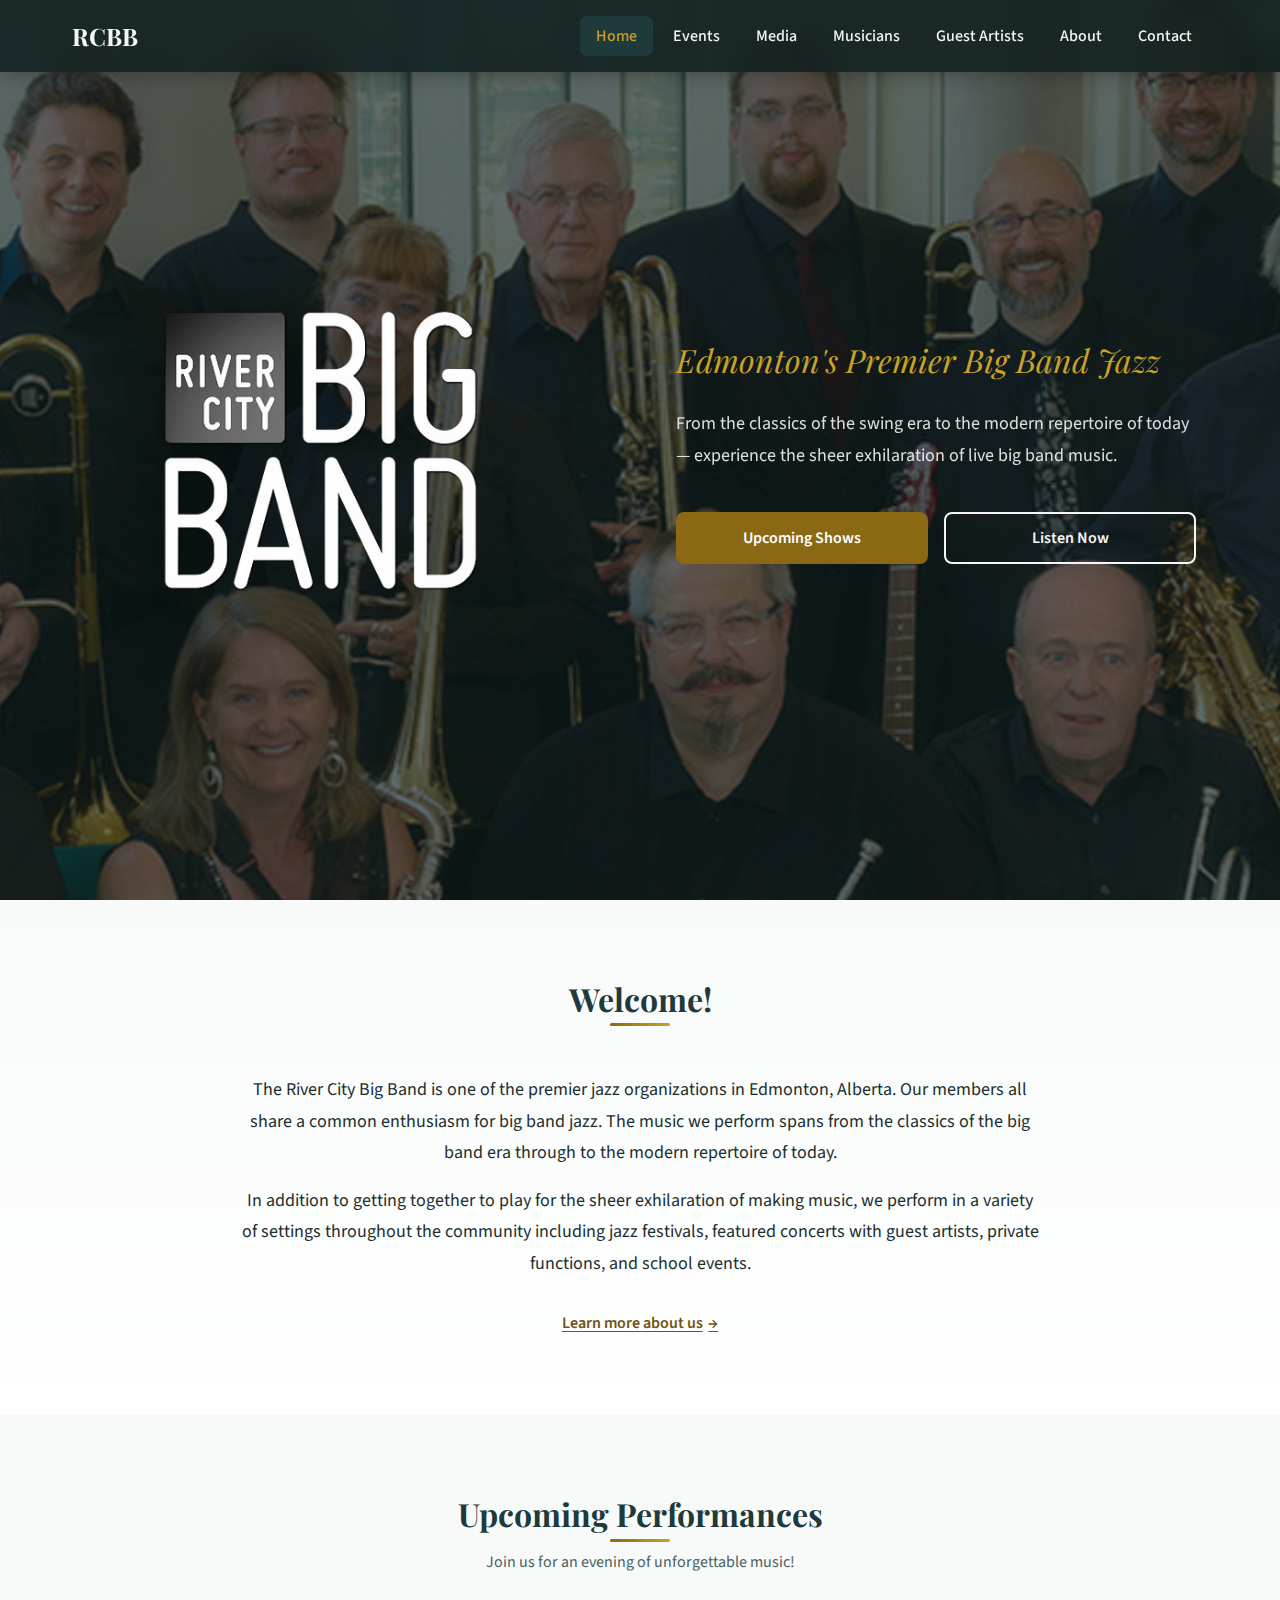
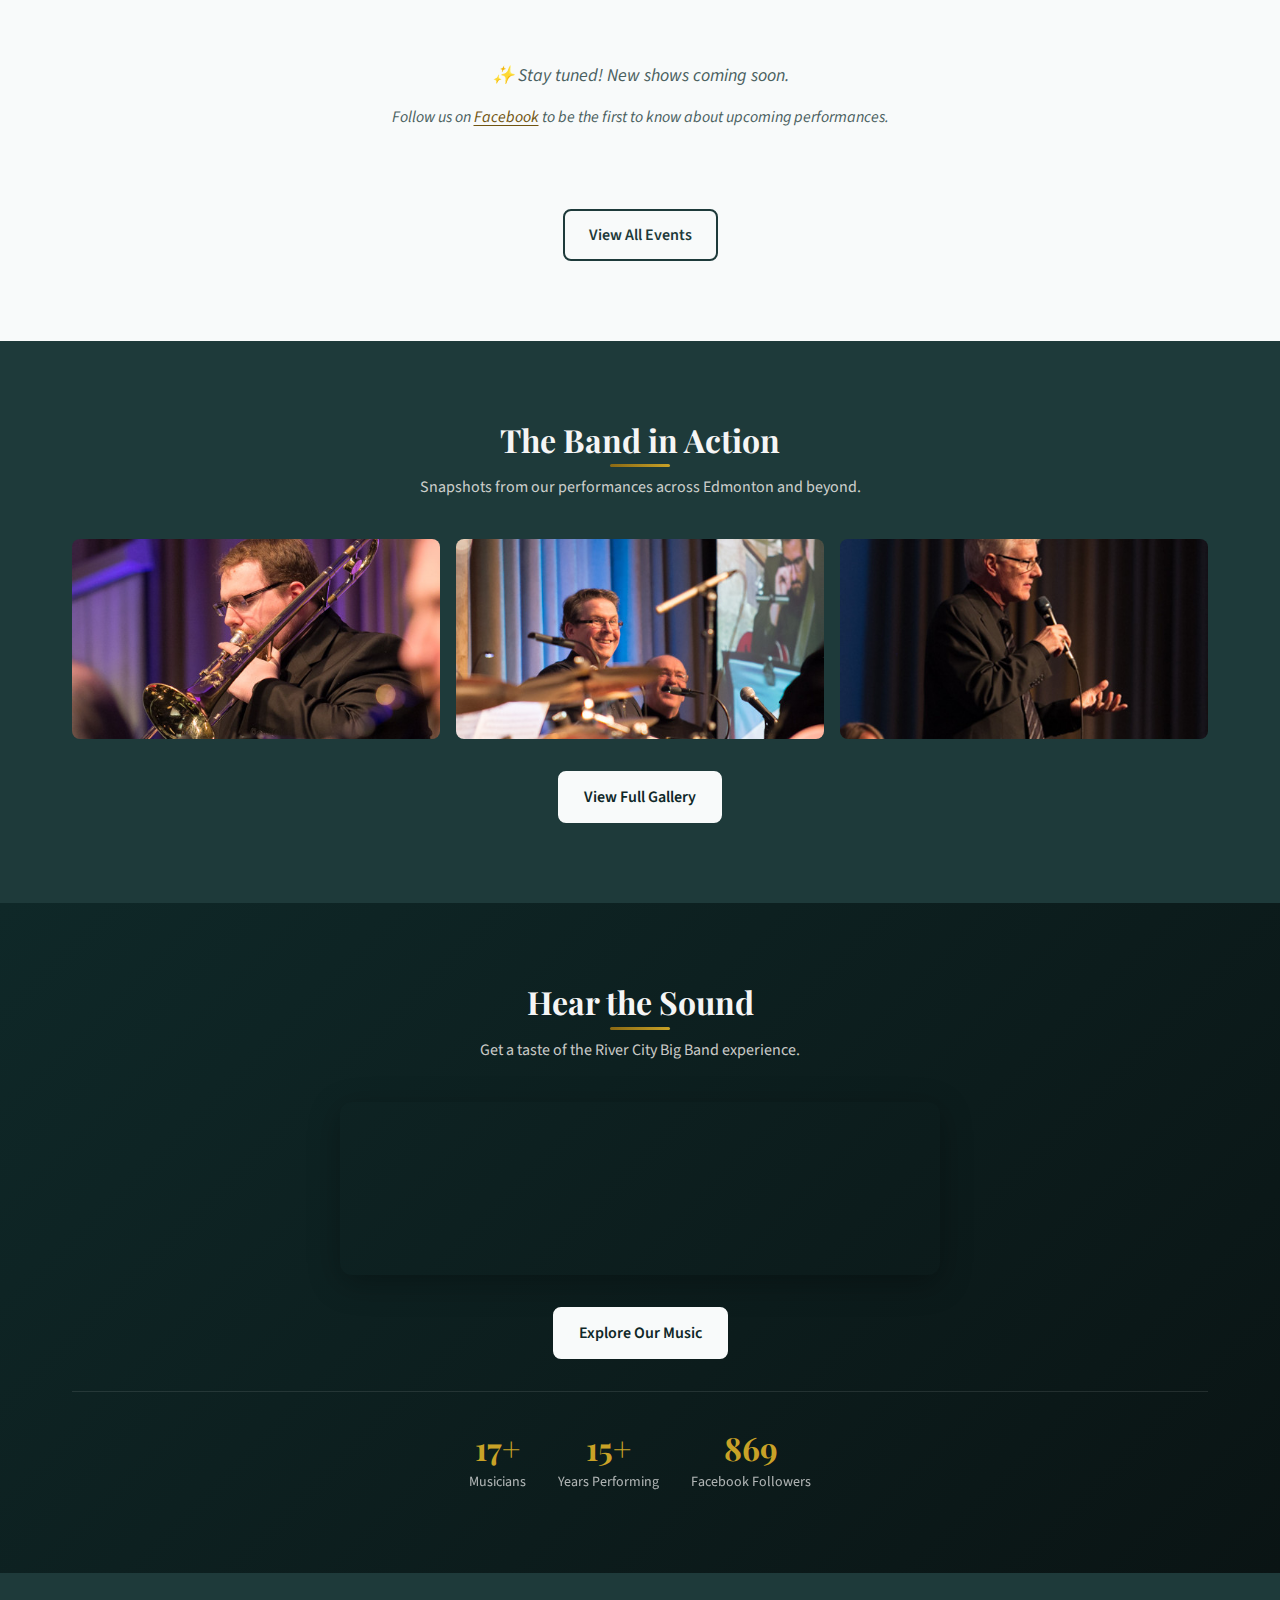
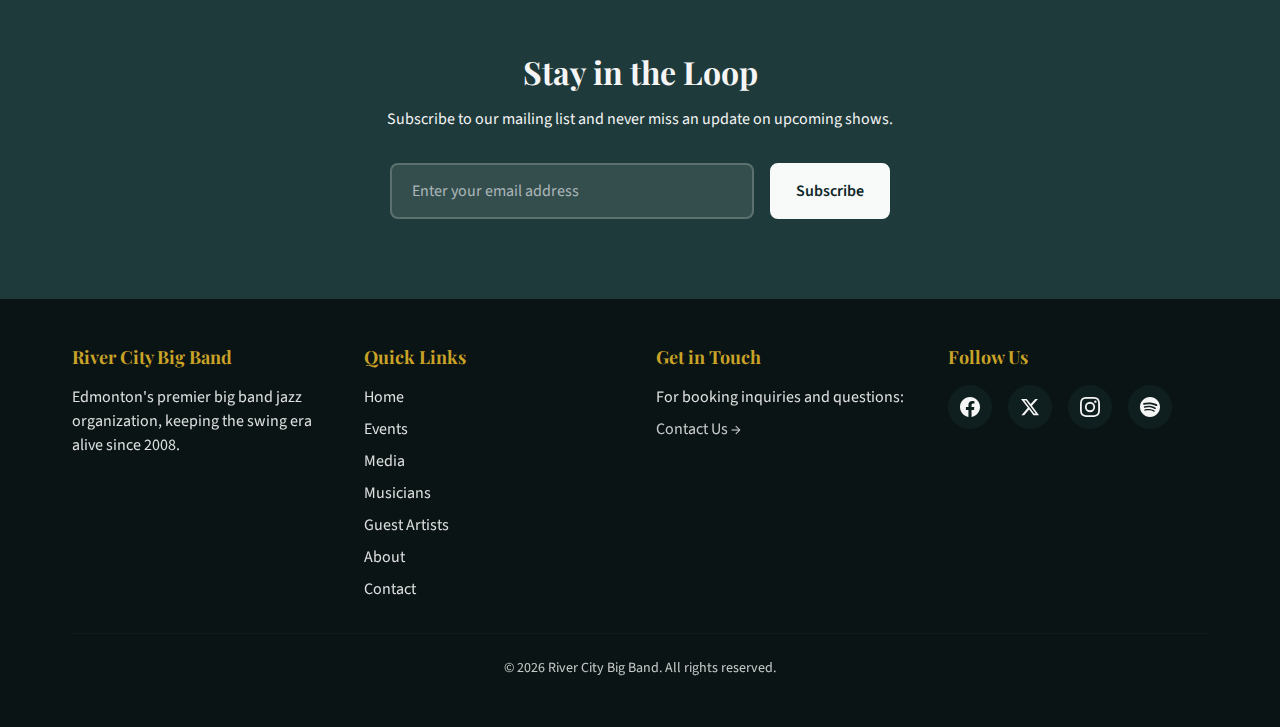
<file: index.html>
<!DOCTYPE html>
<html lang="en">
<!-- =============================================================================
  RIVER CITY BIG BAND - HOME PAGE
  =============================================================================
  
  Main landing page for River City Big Band - Edmonton, Alberta's premier
  big band jazz organization.
  
  SOCIAL MEDIA LINKS:
  - Facebook: https://www.facebook.com/pages/River-City-Big-Band/140394659353441
  - Twitter/X: https://twitter.com/RCBB_edmonton
  - Instagram: https://www.instagram.com/river_city_big_band/
  - Spotify: https://open.spotify.com/artist/52hEiwxDbKpkgjmu3PmJYm
  
  =========================================================================== -->
<head>
    <meta charset="UTF-8">
    <meta name="viewport" content="width=device-width, initial-scale=1.0">
  
  <title>River City Big Band | Edmonton's Premier Big Band Jazz</title>
  
  <meta name="description" content="River City Big Band is one of the premier jazz organizations in Edmonton, Alberta. Experience classic big band jazz from the swing era to modern repertoire.">
  
  <!-- Open Graph -->
  <meta property="og:title" content="River City Big Band | Edmonton's Premier Big Band Jazz">
  <meta property="og:description" content="Experience classic big band jazz from the swing era to modern repertoire. View upcoming performances in Edmonton, Alberta.">
  <meta property="og:type" content="website">
  <meta property="og:image" content="images/hero-band.jpg">
  
  <!-- Fonts -->
  <link rel="preconnect" href="https://fonts.googleapis.com">
  <link rel="preconnect" href="https://fonts.gstatic.com" crossorigin>
  <link href="https://fonts.googleapis.com/css2?family=Playfair+Display:ital,wght@0,400;0,700;1,400&family=Source+Sans+3:wght@400;500;600;700&display=swap" rel="stylesheet">
  
    <link rel="stylesheet" href="style.css">
  
  <!-- Page-specific styles -->
  <style>
    /* Hero as full header - full bleed background image with overlay */
    .hero-header {
      position: relative;
      min-height: 100vh;
      background: url('images/hero-band.jpg');
      background-size: cover;
      background-position: center;
      display: grid;
      grid-template-columns: 1fr;
    }
    
    /* Full-screen semi-transparent overlay */
    .hero-header::before {
      content: '';
      position: absolute;
      inset: 0;
      background: rgba(15, 30, 30, 0.65);
      z-index: 1;
    }
    
    @media (min-width: 768px) {
      .hero-header {
        grid-template-columns: 1fr 1fr;
      }
    }
    
    /* Navigation bar - sticky on scroll */
    .hero-header .site-header {
      position: fixed;
      top: 0;
      left: 0;
      right: 0;
      background: rgba(15, 30, 30, 0.85);
      backdrop-filter: blur(12px);
      -webkit-backdrop-filter: blur(12px);
      box-shadow: 0 2px 20px rgba(0, 0, 0, 0.3);
      z-index: 1000;
    }
    
    /* Left side - Logo */
    .hero-visual-side {
      position: relative;
      display: flex;
      align-items: center;
      justify-content: center;
      min-height: 300px;
      padding: 6rem 2rem 2rem;
      z-index: 2;
      order: 1;
    }
    
    @media (min-width: 768px) {
      .hero-visual-side {
        min-height: auto;
        padding: 2rem;
        order: 0;
      }
    }
    
    /* Logo in hero */
    .hero-logo {
      width: 200px;
      height: auto;
      filter: drop-shadow(0 8px 40px rgba(0, 0, 0, 0.5));
      position: relative;
      z-index: 1;
    }
    
    @media (min-width: 768px) {
      .hero-logo {
        width: 280px;
      }
    }
    
    @media (min-width: 1024px) {
      .hero-logo {
        width: 340px;
      }
    }
    
    /* Right side - Content */
    .hero-content-side {
      display: flex;
      flex-direction: column;
      justify-content: center;
      padding: 2rem 2rem 4rem;
      position: relative;
      z-index: 2;
      order: 2;
    }
    
    @media (min-width: 768px) {
      .hero-content-side {
        padding: 4rem 3rem 4rem 2rem;
        order: 0;
      }
    }
    
    @media (min-width: 1024px) {
      .hero-content-side {
        padding: 4rem 5rem 4rem 2rem;
      }
    }
    
    /* Hero content styling */
    .hero-content {
      max-width: 520px;
    }
    
    .hero-tagline {
      color: var(--color-brass-light);
      font-family: var(--font-heading);
      font-style: italic;
      font-size: 1.5rem;
      margin-bottom: 1.5rem;
    }
    
    @media (min-width: 768px) {
      .hero-tagline {
        font-size: 1.75rem;
      }
    }
    
    @media (min-width: 1024px) {
      .hero-tagline {
        font-size: 2rem;
      }
    }
    
    .hero-text {
      color: rgba(255, 255, 255, 0.9);
      font-size: 1.125rem;
      line-height: 1.8;
      margin-bottom: 2.5rem;
    }
    
    /* Hero CTA - buttons span equal width */
    .hero-cta {
      display: flex;
      gap: 1rem;
      width: 100%;
    }
    
    .hero-cta .btn {
      flex: 1;
      text-align: center;
    }
    
    /* Gallery preview */
    .gallery-preview {
      display: grid;
      grid-template-columns: repeat(3, 1fr);
      gap: 1rem;
      margin-top: 2rem;
    }
    
    .gallery-preview img {
      width: 100%;
      height: 200px;
      object-fit: cover;
      border-radius: 8px;
      transition: transform 0.3s ease, box-shadow 0.3s ease;
    }
    
    .gallery-preview img:hover {
      transform: translateY(-3px) scale(1.02);
      box-shadow: 0 8px 24px rgba(0, 0, 0, 0.25);
    }
    
    @media (max-width: 640px) {
      .gallery-preview {
        grid-template-columns: 1fr;
      }
      
      .gallery-preview img {
        height: 180px;
      }
      
      .hero-logo {
        width: 100px;
      }
    }
    
    /* Listen section styling */
    .listen-section {
      background: linear-gradient(135deg, #0F2828 0%, #0A1414 100%);
    }
    
    .soundcloud-embed {
      max-width: 600px;
      margin: 0 auto;
      border-radius: 12px;
      overflow: hidden;
      box-shadow: 0 8px 32px rgba(0, 0, 0, 0.3);
    }
    
    /* Social proof badges */
    .social-proof {
      display: flex;
      flex-wrap: wrap;
      gap: 2rem;
      justify-content: center;
      margin-top: 2rem;
      padding-top: 2rem;
      border-top: 1px solid rgba(255, 255, 255, 0.1);
    }
    
    .proof-item {
      text-align: center;
    }
    
    .proof-number {
      font-family: var(--font-heading);
      font-size: 2rem;
      color: var(--color-brass-light);
      font-weight: bold;
    }
    
    .proof-label {
      font-size: 0.875rem;
      opacity: 0.7;
    }
    
  </style>
</head>

<body>
  <!-- Skip Link -->
  <a href="#main-content" class="skip-link">Skip to main content</a>

  <!-- ===========================================================================
    MAIN CONTENT
    =========================================================================== -->
  <main id="main-content">
    
    <!-- HERO HEADER - Full bleed with integrated navigation -->
    <section class="hero-header" aria-labelledby="hero-heading">
      
      <!-- Navigation integrated into hero -->
      <header class="site-header">
        <div class="container header-inner">
          <a href="./" class="site-logo" aria-label="River City Big Band - Home">
            <span class="site-logo-text">RCBB</span>
          </a>
          
          <button 
            class="nav-toggle" 
            aria-expanded="false" 
            aria-controls="main-navigation"
            aria-label="Toggle navigation menu"
          >
            <span></span>
            <span></span>
            <span></span>
          </button>
          
          <nav id="main-navigation" class="main-nav" aria-label="Main navigation">
            <ul class="nav-list">
              <li><a href="./" class="nav-link" aria-current="page">Home</a></li>
              <li><a href="events/" class="nav-link">Events</a></li>
              <li><a href="media/" class="nav-link">Media</a></li>
              <li><a href="musicians/" class="nav-link">Musicians</a></li>
              <li><a href="guest-artists/" class="nav-link">Guest Artists</a></li>
              <li><a href="about/" class="nav-link">About</a></li>
              <li><a href="contact/" class="nav-link">Contact</a></li>
            </ul>
          </nav>
        </div>
      </header>
      
      <!-- Left side: Logo -->
      <div class="hero-visual-side">
        <img src="RCBBlogo.avif" alt="River City Big Band Logo" class="hero-logo">
      </div>
      
      <!-- Right side: Content -->
      <div class="hero-content-side">
        <div class="hero-content">
          <h1 id="hero-heading" class="sr-only">River City Big Band</h1>
          
          <p class="hero-tagline">Edmonton's Premier Big Band Jazz</p>
          
          <p class="hero-text">
            From the classics of the swing era to the modern repertoire of today — 
            experience the sheer exhilaration of live big band music.
          </p>
          
          <div class="hero-cta">
            <a href="#upcoming-events" class="btn btn--primary">Upcoming Shows</a>
            <a href="#listen" class="btn btn--outline-light">Listen Now</a>
          </div>
        </div>
      </div>
    </section>

    <!-- WELCOME / ABOUT SECTION -->
    <section class="section section--alt" aria-labelledby="welcome-heading">
      <div class="container">
        <div class="section-header">
          <h2 id="welcome-heading">Welcome!</h2>
        </div>
        
        <div class="about-brief">
          <p>
            The River City Big Band is one of the premier jazz organizations in Edmonton, Alberta. 
            Our members all share a common enthusiasm for big band jazz. The music we perform spans 
            from the classics of the big band era through to the modern repertoire of today.
          </p>
          <p>
            In addition to getting together to play for the sheer exhilaration of making music, 
            we perform in a variety of settings throughout the community including jazz festivals, 
            featured concerts with guest artists, private functions, and school events.
          </p>
          <a href="about/" class="read-more">Learn more about us</a>
        </div>
      </div>
    </section>

    <!-- FEATURED EVENTS SECTION -->
    <section id="upcoming-events" class="section" aria-labelledby="events-heading">
      <div class="container">
        <div class="section-header">
          <h2 id="events-heading">Upcoming Performances</h2>
          <p>Join us for an evening of unforgettable music!</p>
        </div>
        
        <div id="events-container" class="events-grid" role="list" aria-label="Upcoming events">
          <noscript>
            <p class="no-events">
              Please enable JavaScript to see our upcoming events, or 
              <a href="contact/">contact us</a> for performance information.
            </p>
          </noscript>
        </div>
        
        <div class="text-center mt-8">
          <a href="events/" class="btn btn--secondary">View All Events</a>
        </div>
      </div>
    </section>

    <!-- GALLERY PREVIEW SECTION -->
    <section class="section section--dark" aria-labelledby="gallery-heading">
      <div class="container">
        <div class="section-header">
          <h2 id="gallery-heading">The Band in Action</h2>
          <p>Snapshots from our performances across Edmonton and beyond.</p>
        </div>
        
        <div class="gallery-preview">
          <img src="images/gallery-1.jpg" alt="River City Big Band performing at a concert venue" loading="lazy">
          <img src="images/gallery-2.jpg" alt="Big band musicians playing brass instruments on stage" loading="lazy">
          <img src="images/gallery-3.jpg" alt="The full ensemble during a live performance" loading="lazy">
        </div>
        
        <div class="text-center mt-8">
          <a href="gallery/" class="btn btn--light">View Full Gallery</a>
        </div>
      </div>
    </section>

    <!-- LISTEN SECTION -->
    <section id="listen" class="section listen-section section--dark" aria-labelledby="listen-heading">
      <div class="container">
        <div class="section-header">
          <h2 id="listen-heading">Hear the Sound</h2>
          <p>Get a taste of the River City Big Band experience.</p>
        </div>
        
        <div class="soundcloud-embed">
          <!-- SoundCloud Embed -->
          <iframe 
            width="100%" 
            height="166" 
            scrolling="no" 
            frameborder="no" 
            allow="autoplay" 
            src="https://w.soundcloud.com/player/?url=https%3A//soundcloud.com/therivercitybigband&color=%23c9a227&auto_play=false&hide_related=true&show_comments=false&show_user=true&show_reposts=false&show_teaser=false"
            title="River City Big Band on SoundCloud"
          ></iframe>
        </div>
        
        <div class="text-center mt-8">
          <a href="discography/" class="btn btn--light">Explore Our Music</a>
        </div>
        
        <!-- Social Proof -->
        <div class="social-proof">
          <div class="proof-item">
            <div class="proof-number">17+</div>
            <div class="proof-label">Musicians</div>
          </div>
          <div class="proof-item">
            <div class="proof-number">15+</div>
            <div class="proof-label">Years Performing</div>
          </div>
          <div class="proof-item">
            <div class="proof-number">869</div>
            <div class="proof-label">Facebook Followers</div>
          </div>
        </div>
      </div>
    </section>

    <!-- NEWSLETTER SECTION -->
    <section class="section newsletter-section section--dark" aria-labelledby="newsletter-heading">
      <div class="container">
        <h2 id="newsletter-heading">Stay in the Loop</h2>
        <p>Subscribe to our mailing list and never miss an update on upcoming shows.</p>
        
        <form class="newsletter-form" action="#" method="POST">
          <input 
            type="email" 
            name="email" 
            class="newsletter-input" 
            placeholder="Enter your email address" 
            aria-label="Email address"
            required
          >
          <button type="submit" class="btn btn--light">Subscribe</button>
        </form>
      </div>
    </section>

  </main>

  <!-- ===========================================================================
    FOOTER
    =========================================================================== -->
  <footer class="site-footer">
    <div class="container">
      <div class="footer-content">
        
        <!-- Brand Column -->
        <div class="footer-section">
          <h3>River City Big Band</h3>
          <p>Edmonton's premier big band jazz organization, keeping the swing era alive since 2008.</p>
        </div>
        
        <!-- Quick Links -->
        <div class="footer-section">
          <h3>Quick Links</h3>
          <nav class="footer-nav" aria-label="Footer navigation">
            <a href="./" class="footer-link">Home</a>
            <a href="events/" class="footer-link">Events</a>
            <a href="media/" class="footer-link">Media</a>
            <a href="musicians/" class="footer-link">Musicians</a>
            <a href="guest-artists/" class="footer-link">Guest Artists</a>
            <a href="about/" class="footer-link">About</a>
            <a href="contact/" class="footer-link">Contact</a>
          </nav>
        </div>
        
        <!-- Contact -->
        <div class="footer-section">
          <h3>Get in Touch</h3>
          <p>For booking inquiries and questions:</p>
          <p><a href="contact/" class="footer-link">Contact Us →</a></p>
        </div>
        
        <!-- Social Media - REAL LINKS -->
        <div class="footer-section">
          <h3>Follow Us</h3>
          <div class="social-links">
            <a href="https://www.facebook.com/pages/River-City-Big-Band/140394659353441" class="social-link" aria-label="Facebook" target="_blank" rel="noopener noreferrer">
              <svg width="20" height="20" fill="currentColor" viewBox="0 0 24 24" aria-hidden="true">
                <path d="M24 12.073c0-6.627-5.373-12-12-12s-12 5.373-12 12c0 5.99 4.388 10.954 10.125 11.854v-8.385H7.078v-3.47h3.047V9.43c0-3.007 1.792-4.669 4.533-4.669 1.312 0 2.686.235 2.686.235v2.953H15.83c-1.491 0-1.956.925-1.956 1.874v2.25h3.328l-.532 3.47h-2.796v8.385C19.612 23.027 24 18.062 24 12.073z"/>
              </svg>
            </a>
            <a href="https://twitter.com/RCBB_edmonton" class="social-link" aria-label="Twitter / X" target="_blank" rel="noopener noreferrer">
              <svg width="20" height="20" fill="currentColor" viewBox="0 0 24 24" aria-hidden="true">
                <path d="M18.244 2.25h3.308l-7.227 8.26 8.502 11.24H16.17l-5.214-6.817L4.99 21.75H1.68l7.73-8.835L1.254 2.25H8.08l4.713 6.231zm-1.161 17.52h1.833L7.084 4.126H5.117z"/>
              </svg>
            </a>
            <a href="https://www.instagram.com/river_city_big_band/" class="social-link" aria-label="Instagram" target="_blank" rel="noopener noreferrer">
              <svg width="20" height="20" fill="currentColor" viewBox="0 0 24 24" aria-hidden="true">
                <path d="M12 2.163c3.204 0 3.584.012 4.85.07 3.252.148 4.771 1.691 4.919 4.919.058 1.265.069 1.645.069 4.849 0 3.205-.012 3.584-.069 4.849-.149 3.225-1.664 4.771-4.919 4.919-1.266.058-1.644.07-4.85.07-3.204 0-3.584-.012-4.849-.07-3.26-.149-4.771-1.699-4.919-4.92-.058-1.265-.07-1.644-.07-4.849 0-3.204.013-3.583.07-4.849.149-3.227 1.664-4.771 4.919-4.919 1.266-.057 1.645-.069 4.849-.069zM12 0C8.741 0 8.333.014 7.053.072 2.695.272.273 2.69.073 7.052.014 8.333 0 8.741 0 12c0 3.259.014 3.668.072 4.948.2 4.358 2.618 6.78 6.98 6.98C8.333 23.986 8.741 24 12 24c3.259 0 3.668-.014 4.948-.072 4.354-.2 6.782-2.618 6.979-6.98.059-1.28.073-1.689.073-4.948 0-3.259-.014-3.667-.072-4.947-.196-4.354-2.617-6.78-6.979-6.98C15.668.014 15.259 0 12 0zm0 5.838a6.162 6.162 0 100 12.324 6.162 6.162 0 000-12.324zM12 16a4 4 0 110-8 4 4 0 010 8zm6.406-11.845a1.44 1.44 0 100 2.881 1.44 1.44 0 000-2.881z"/>
              </svg>
            </a>
            <a href="https://open.spotify.com/artist/52hEiwxDbKpkgjmu3PmJYm" class="social-link" aria-label="Spotify" target="_blank" rel="noopener noreferrer">
              <svg width="20" height="20" fill="currentColor" viewBox="0 0 24 24" aria-hidden="true">
                <path d="M12 0C5.4 0 0 5.4 0 12s5.4 12 12 12 12-5.4 12-12S18.66 0 12 0zm5.521 17.34c-.24.359-.66.48-1.021.24-2.82-1.74-6.36-2.101-10.561-1.141-.418.122-.779-.179-.899-.539-.12-.421.18-.78.54-.9 4.56-1.021 8.52-.6 11.64 1.32.42.18.479.659.301 1.02zm1.44-3.3c-.301.42-.841.6-1.262.3-3.239-1.98-8.159-2.58-11.939-1.38-.479.12-1.02-.12-1.14-.6-.12-.48.12-1.021.6-1.141C9.6 9.9 15 10.561 18.72 12.84c.361.181.54.78.241 1.2zm.12-3.36C15.24 8.4 8.82 8.16 5.16 9.301c-.6.179-1.2-.181-1.38-.721-.18-.601.18-1.2.72-1.381 4.26-1.26 11.28-1.02 15.721 1.621.539.3.719 1.02.419 1.56-.299.421-1.02.599-1.559.3z"/>
              </svg>
            </a>
          </div>
        </div>
      </div>
      
      <!-- Copyright -->
      <div class="footer-bottom">
        <p>&copy; <span id="current-year">2025</span> River City Big Band. All rights reserved.</p>
      </div>
    </div>
  </footer>

  <!-- ===========================================================================
    JAVASCRIPT
    =========================================================================== -->
  <script src="events.js"></script>
  
  <script>
    /* Navigation Toggle */
    const navToggle = document.querySelector('.nav-toggle');
    const mainNav = document.querySelector('.main-nav');
    
    navToggle.addEventListener('click', function() {
      const isOpen = navToggle.getAttribute('aria-expanded') === 'true';
      navToggle.setAttribute('aria-expanded', !isOpen);
      mainNav.classList.toggle('is-open');
    });
    
    document.addEventListener('click', function(event) {
      if (!mainNav.contains(event.target) && !navToggle.contains(event.target)) {
        navToggle.setAttribute('aria-expanded', 'false');
        mainNav.classList.remove('is-open');
      }
    });
    
    /* Events Display */
    const eventsContainer = document.getElementById('events-container');
    
    if (typeof upcomingEvents !== 'undefined' && eventsContainer) {
      const today = new Date();
      today.setHours(0, 0, 0, 0);
      
      const futureEvents = upcomingEvents
        .filter(event => new Date(event.date) >= today)
        .sort((a, b) => new Date(a.date) - new Date(b.date))
        .slice(0, 3);
      
      if (futureEvents.length === 0) {
        eventsContainer.innerHTML = `
          <div class="no-events" style="grid-column: 1 / -1; text-align: center; padding: 3rem;">
            <p style="font-size: 1.125rem; margin-bottom: 1rem;">
              ✨ Stay tuned! New shows coming soon.
            </p>
            <p style="color: var(--color-text-light);">
              Follow us on <a href="https://www.facebook.com/pages/River-City-Big-Band/140394659353441" target="_blank" rel="noopener">Facebook</a> 
              to be the first to know about upcoming performances.
            </p>
          </div>
        `;
      } else {
        const eventsHTML = futureEvents.map(event => {
          const eventDate = new Date(event.date);
          const day = eventDate.getDate();
          const month = eventDate.toLocaleDateString('en-US', { month: 'short' });
          
          const ticketButton = event.ticketLink 
            ? `<a href="${event.ticketLink}" class="btn btn--primary btn--sm" target="_blank" rel="noopener noreferrer">Get Tickets</a>`
            : '';
          
          return `
            <article class="event-card" role="listitem">
              <div class="event-date">
                <span class="event-date-day">${day}</span>
                <span class="event-date-month">${month}</span>
              </div>
              <h3 class="event-title">${event.venue}</h3>
              <p class="event-time">${event.time}</p>
              <p class="event-venue">${event.displayDate}</p>
              ${event.address ? `<p class="event-address">${event.address}</p>` : ''}
              <p class="event-description">${event.description}</p>
              <div class="event-actions">
                ${ticketButton}
              </div>
            </article>
          `;
        }).join('');
        
        eventsContainer.innerHTML = eventsHTML;
      }
    }
    
    /* Dynamic Year */
    const yearSpan = document.getElementById('current-year');
    if (yearSpan) {
      yearSpan.textContent = new Date().getFullYear();
    }
  </script>
</body>
</html>
</file>
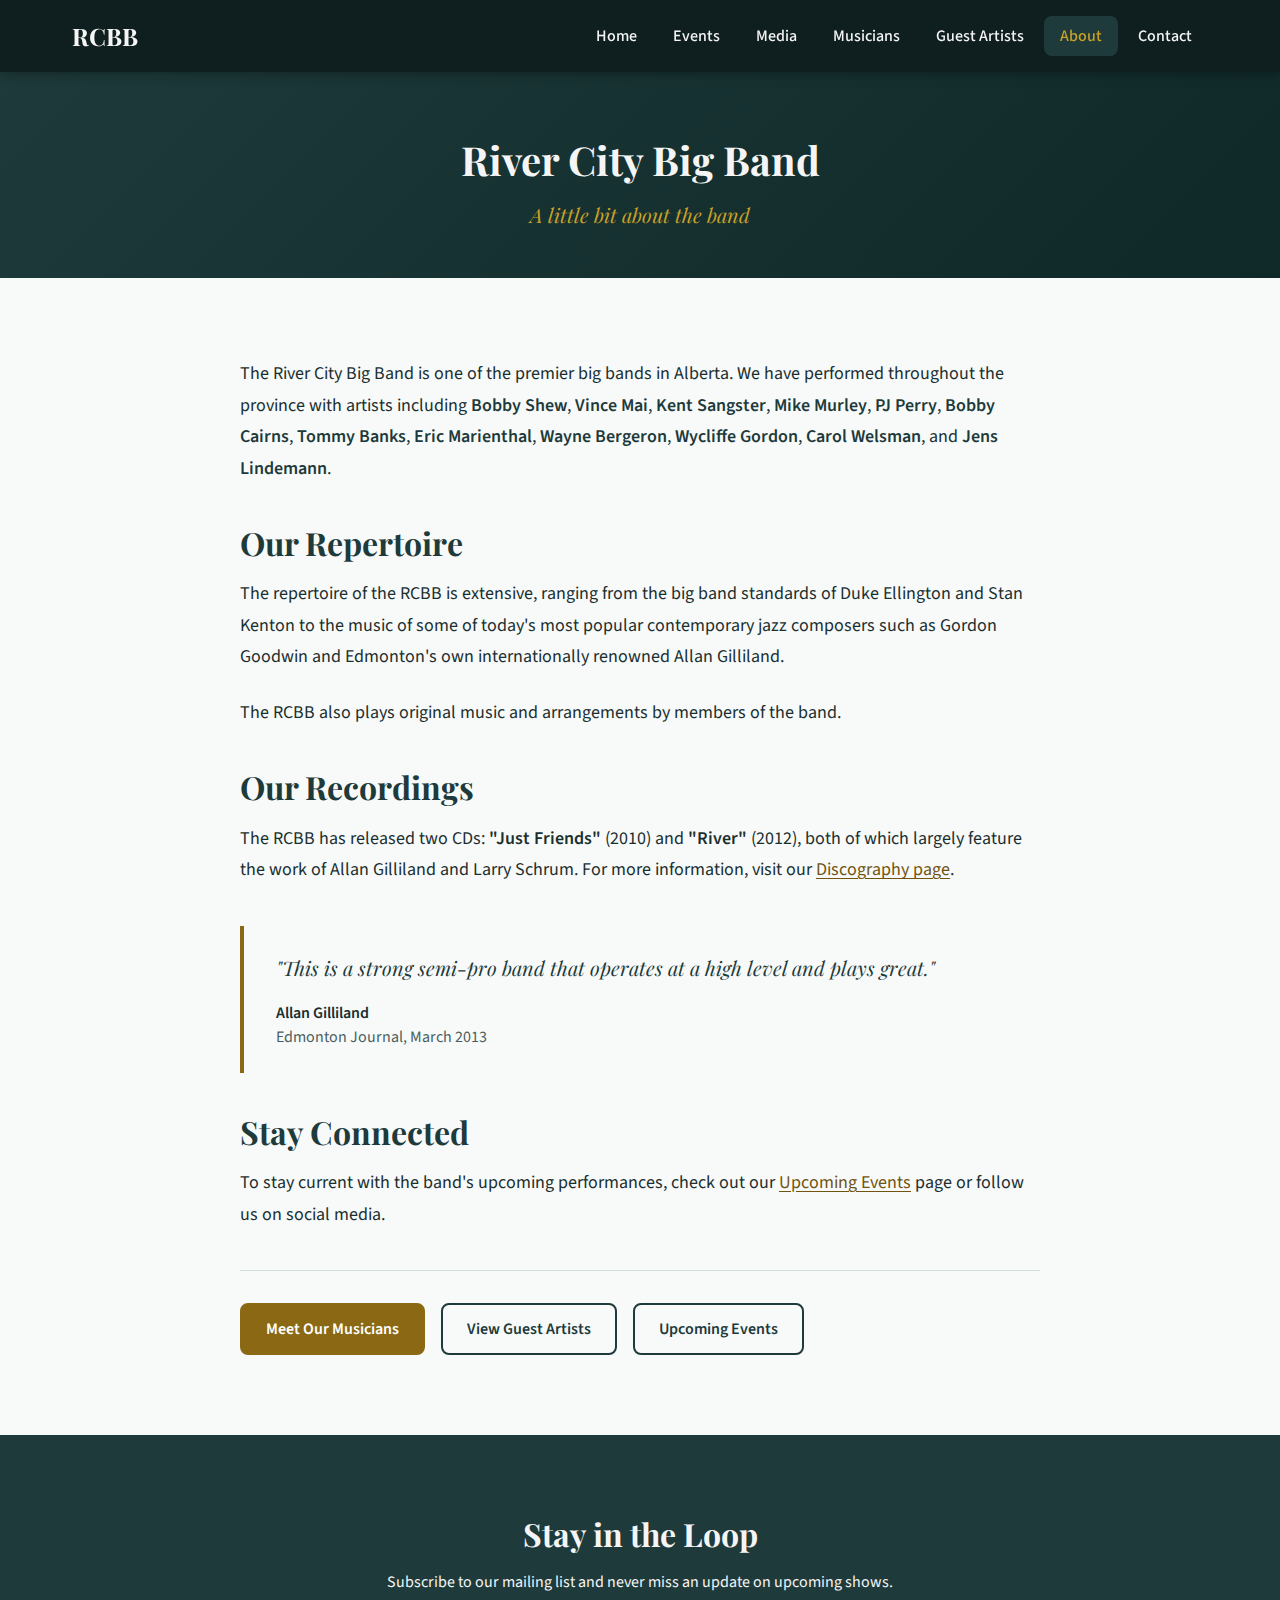
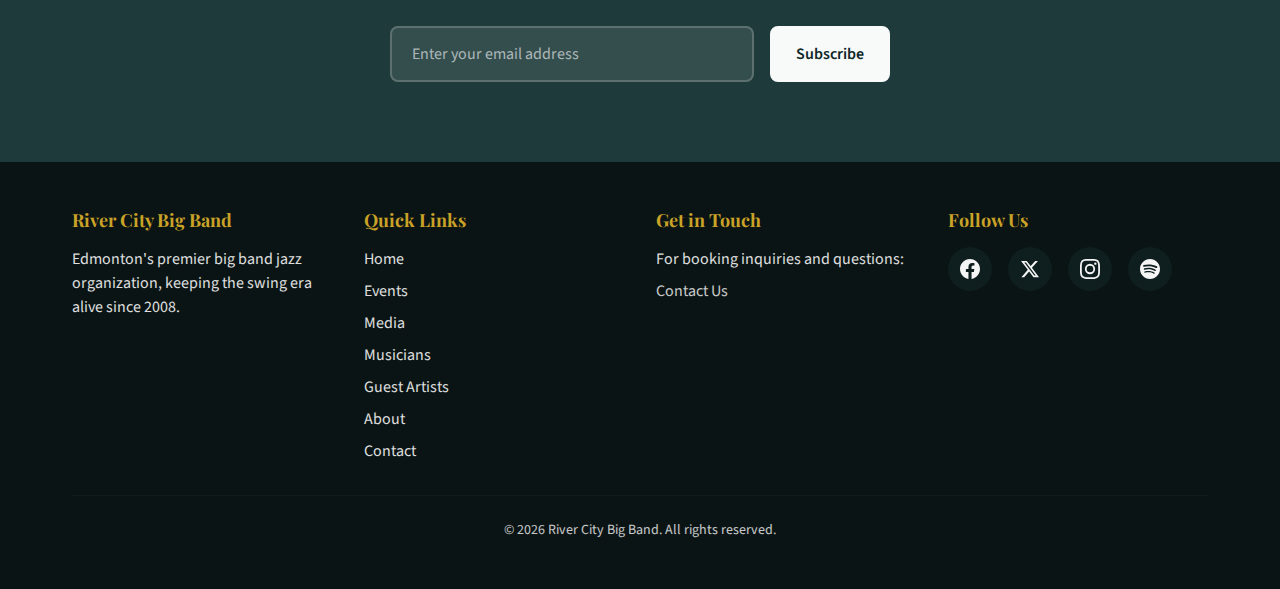
<file: about/index.html>
<!DOCTYPE html>
<html lang="en">
<!-- =============================================================================
  RIVER CITY BIG BAND - ABOUT PAGE
  =============================================================================
  
  This page provides information about the River City Big Band, including
  history, repertoire, notable performances, and accolades.
  
  Content sourced from: river-city-big-band.md
  
  =========================================================================== -->
<head>
  <meta charset="UTF-8">
  <meta name="viewport" content="width=device-width, initial-scale=1.0">
  <title>About Us | River City Big Band</title>
  <meta name="description" content="River City Big Band is one of the premier big bands in Alberta, performing with world-class artists including Bobby Shew, Wayne Bergeron, Eric Marienthal, and Tommy Banks.">
  
  <!-- Fonts -->
  <link rel="preconnect" href="https://fonts.googleapis.com">
  <link rel="preconnect" href="https://fonts.gstatic.com" crossorigin>
  <link href="https://fonts.googleapis.com/css2?family=Playfair+Display:ital,wght@0,400;0,700;1,400&family=Source+Sans+3:wght@400;500;600;700&display=swap" rel="stylesheet">
  <link rel="stylesheet" href="../style.css">
  
  <!-- Page-specific styles -->
  <style>
    /* -------------------------------------------------------------------------
     * PAGE HEADER
     * ----------------------------------------------------------------------- */
    .page-header {
      background: linear-gradient(135deg, var(--color-primary) 0%, var(--color-primary-dark) 100%);
      color: var(--color-text-on-dark);
      padding: var(--space-16) var(--space-4) var(--space-12);
      text-align: center;
    }
    
    .page-header h1 {
      color: var(--color-text-on-dark);
      margin-bottom: var(--space-4);
    }
    
    .page-header .tagline {
      font-family: var(--font-heading);
      font-style: italic;
      font-size: var(--text-xl);
      color: var(--color-brass-light);
    }
    
    /* -------------------------------------------------------------------------
     * ABOUT CONTENT
     * ----------------------------------------------------------------------- */
    .about-content {
      max-width: 800px;
      margin: 0 auto;
    }
    
    .about-content p {
      font-size: var(--text-lg);
      line-height: var(--leading-relaxed);
      margin-bottom: var(--space-6);
    }
    
    .about-content h2 {
      margin-top: var(--space-10);
      margin-bottom: var(--space-4);
    }
    
    /* -------------------------------------------------------------------------
     * BLOCKQUOTE / TESTIMONIAL
     * ----------------------------------------------------------------------- */
    .testimonial {
      background: var(--color-cream);
      border-left: 4px solid var(--color-brass);
      padding: var(--space-6) var(--space-8);
      margin: var(--space-10) 0;
      border-radius: 0 var(--border-radius) var(--border-radius) 0;
    }
    
    .testimonial blockquote {
      font-family: var(--font-heading);
      font-style: italic;
      font-size: var(--text-xl);
      color: var(--color-primary);
      margin-bottom: var(--space-4);
      line-height: var(--leading-relaxed);
    }
    
    .testimonial cite {
      display: block;
      font-style: normal;
      font-size: var(--text-base);
      color: var(--color-text-light);
    }
    
    .testimonial cite strong {
      color: var(--color-text);
    }
    
    /* -------------------------------------------------------------------------
     * CTA SECTION
     * ----------------------------------------------------------------------- */
    .about-cta {
      display: flex;
      flex-wrap: wrap;
      gap: var(--space-4);
      margin-top: var(--space-10);
      padding-top: var(--space-8);
      border-top: 1px solid var(--color-border);
    }
    
    /* -------------------------------------------------------------------------
     * GUEST ARTISTS LIST (inline)
     * ----------------------------------------------------------------------- */
    .artist-highlight {
      color: var(--color-primary);
      font-weight: var(--font-semibold);
    }
  </style>
</head>

<body>
  <!-- Skip Link for Accessibility -->
  <a href="#main-content" class="skip-link">Skip to main content</a>

  <!-- ===========================================================================
    HEADER & NAVIGATION
    =========================================================================== -->
  <header class="site-header">
    <div class="container header-inner">
      <a href="../" class="site-logo" aria-label="River City Big Band - Home">
        <span class="site-logo-text">RCBB</span>
      </a>
      
      <button class="nav-toggle" aria-expanded="false" aria-controls="main-navigation" aria-label="Toggle navigation menu">
        <span></span>
        <span></span>
        <span></span>
      </button>
      
      <nav id="main-navigation" class="main-nav" aria-label="Main navigation">
        <ul class="nav-list">
          <li><a href="../" class="nav-link">Home</a></li>
          <li><a href="../events/" class="nav-link">Events</a></li>
          <li><a href="../media/" class="nav-link">Media</a></li>
          <li><a href="../musicians/" class="nav-link">Musicians</a></li>
          <li><a href="../guest-artists/" class="nav-link">Guest Artists</a></li>
          <li><a href="../about/" class="nav-link" aria-current="page">About</a></li>
          <li><a href="../contact/" class="nav-link">Contact</a></li>
        </ul>
      </nav>
    </div>
  </header>

  <!-- ===========================================================================
    MAIN CONTENT
    =========================================================================== -->
  <main id="main-content">
    
    <!-- Page Header -->
    <section class="page-header">
      <div class="container">
        <h1>River City Big Band</h1>
        <p class="tagline">A little bit about the band</p>
      </div>
    </section>

    <!-- About Content -->
    <section class="section" aria-labelledby="about-heading">
      <div class="container">
        <div class="about-content">
          
          <h2 id="about-heading" class="sr-only">About the Band</h2>
          
          <p>
            The River City Big Band is one of the premier big bands in Alberta. We have 
            performed throughout the province with artists including 
            <span class="artist-highlight">Bobby Shew</span>, 
            <span class="artist-highlight">Vince Mai</span>, 
            <span class="artist-highlight">Kent Sangster</span>, 
            <span class="artist-highlight">Mike Murley</span>, 
            <span class="artist-highlight">PJ Perry</span>, 
            <span class="artist-highlight">Bobby Cairns</span>, 
            <span class="artist-highlight">Tommy Banks</span>, 
            <span class="artist-highlight">Eric Marienthal</span>, 
            <span class="artist-highlight">Wayne Bergeron</span>, 
            <span class="artist-highlight">Wycliffe Gordon</span>, 
            <span class="artist-highlight">Carol Welsman</span>, and 
            <span class="artist-highlight">Jens Lindemann</span>.
          </p>
          
          <h2>Our Repertoire</h2>
          
          <p>
            The repertoire of the RCBB is extensive, ranging from the big band standards 
            of Duke Ellington and Stan Kenton to the music of some of today's most popular 
            contemporary jazz composers such as Gordon Goodwin and Edmonton's own 
            internationally renowned Allan Gilliland.
          </p>
          
          <p>
            The RCBB also plays original music and arrangements by members of the band.
          </p>
          
          <h2>Our Recordings</h2>
          
          <p>
            The RCBB has released two CDs: <strong>"Just Friends"</strong> (2010) and 
            <strong>"River"</strong> (2012), both of which largely feature the work of 
            Allan Gilliland and Larry Schrum. For more information, visit our 
            <a href="../discography/">Discography page</a>.
          </p>
          
          <!-- Testimonial Quote -->
          <aside class="testimonial">
            <blockquote>
              "This is a strong semi-pro band that operates at a high level and plays great."
            </blockquote>
            <cite>
              <strong>Allan Gilliland</strong><br>
              Edmonton Journal, March 2013
            </cite>
          </aside>
          
          <h2>Stay Connected</h2>
          
          <p>
            To stay current with the band's upcoming performances, check out our 
            <a href="../events/">Upcoming Events</a> page or follow us on social media.
          </p>
          
          <!-- CTAs -->
          <div class="about-cta">
            <a href="../musicians/" class="btn btn--primary">Meet Our Musicians</a>
            <a href="../guest-artists/" class="btn btn--secondary">View Guest Artists</a>
            <a href="../events/" class="btn btn--secondary">Upcoming Events</a>
          </div>
          
        </div>
      </div>
    </section>

    <!-- NEWSLETTER SECTION -->
    <section class="section newsletter-section section--dark" aria-labelledby="newsletter-heading">
      <div class="container">
        <h2 id="newsletter-heading">Stay in the Loop</h2>
        <p>Subscribe to our mailing list and never miss an update on upcoming shows.</p>
        
        <form class="newsletter-form" action="#" method="POST">
          <input 
            type="email" 
            name="email" 
            class="newsletter-input" 
            placeholder="Enter your email address" 
            aria-label="Email address"
            required
          >
          <button type="submit" class="btn btn--light">Subscribe</button>
        </form>
      </div>
    </section>

  </main>

  <!-- ===========================================================================
    FOOTER
    =========================================================================== -->
  <footer class="site-footer">
    <div class="container">
      <div class="footer-content">
        <div class="footer-section">
          <h3>River City Big Band</h3>
          <p>Edmonton's premier big band jazz organization, keeping the swing era alive since 2008.</p>
        </div>
        
        <div class="footer-section">
          <h3>Quick Links</h3>
          <nav class="footer-nav" aria-label="Footer navigation">
            <a href="../" class="footer-link">Home</a>
            <a href="../events/" class="footer-link">Events</a>
            <a href="../media/" class="footer-link">Media</a>
            <a href="../musicians/" class="footer-link">Musicians</a>
            <a href="../guest-artists/" class="footer-link">Guest Artists</a>
            <a href="../about/" class="footer-link">About</a>
            <a href="../contact/" class="footer-link">Contact</a>
          </nav>
        </div>
        
        <div class="footer-section">
          <h3>Get in Touch</h3>
          <p>For booking inquiries and questions:</p>
          <p><a href="../contact/" class="footer-link">Contact Us</a></p>
        </div>
        
        <div class="footer-section">
          <h3>Follow Us</h3>
          <div class="social-links">
            <a href="https://www.facebook.com/pages/River-City-Big-Band/140394659353441" class="social-link" aria-label="Facebook" target="_blank" rel="noopener noreferrer">
              <svg width="20" height="20" fill="currentColor" viewBox="0 0 24 24" aria-hidden="true">
                <path d="M24 12.073c0-6.627-5.373-12-12-12s-12 5.373-12 12c0 5.99 4.388 10.954 10.125 11.854v-8.385H7.078v-3.47h3.047V9.43c0-3.007 1.792-4.669 4.533-4.669 1.312 0 2.686.235 2.686.235v2.953H15.83c-1.491 0-1.956.925-1.956 1.874v2.25h3.328l-.532 3.47h-2.796v8.385C19.612 23.027 24 18.062 24 12.073z"/>
              </svg>
            </a>
            <a href="https://twitter.com/RCBB_edmonton" class="social-link" aria-label="Twitter / X" target="_blank" rel="noopener noreferrer">
              <svg width="20" height="20" fill="currentColor" viewBox="0 0 24 24" aria-hidden="true">
                <path d="M18.244 2.25h3.308l-7.227 8.26 8.502 11.24H16.17l-5.214-6.817L4.99 21.75H1.68l7.73-8.835L1.254 2.25H8.08l4.713 6.231zm-1.161 17.52h1.833L7.084 4.126H5.117z"/>
              </svg>
            </a>
            <a href="https://www.instagram.com/river_city_big_band/" class="social-link" aria-label="Instagram" target="_blank" rel="noopener noreferrer">
              <svg width="20" height="20" fill="currentColor" viewBox="0 0 24 24" aria-hidden="true">
                <path d="M12 2.163c3.204 0 3.584.012 4.85.07 3.252.148 4.771 1.691 4.919 4.919.058 1.265.069 1.645.069 4.849 0 3.205-.012 3.584-.069 4.849-.149 3.225-1.664 4.771-4.919 4.919-1.266.058-1.644.07-4.85.07-3.204 0-3.584-.012-4.849-.07-3.26-.149-4.771-1.699-4.919-4.92-.058-1.265-.07-1.644-.07-4.849 0-3.204.013-3.583.07-4.849.149-3.227 1.664-4.771 4.919-4.919 1.266-.057 1.645-.069 4.849-.069zM12 0C8.741 0 8.333.014 7.053.072 2.695.272.273 2.69.073 7.052.014 8.333 0 8.741 0 12c0 3.259.014 3.668.072 4.948.2 4.358 2.618 6.78 6.98 6.98C8.333 23.986 8.741 24 12 24c3.259 0 3.668-.014 4.948-.072 4.354-.2 6.782-2.618 6.979-6.98.059-1.28.073-1.689.073-4.948 0-3.259-.014-3.667-.072-4.947-.196-4.354-2.617-6.78-6.979-6.98C15.668.014 15.259 0 12 0zm0 5.838a6.162 6.162 0 100 12.324 6.162 6.162 0 000-12.324zM12 16a4 4 0 110-8 4 4 0 010 8zm6.406-11.845a1.44 1.44 0 100 2.881 1.44 1.44 0 000-2.881z"/>
              </svg>
            </a>
            <a href="https://open.spotify.com/artist/52hEiwxDbKpkgjmu3PmJYm" class="social-link" aria-label="Spotify" target="_blank" rel="noopener noreferrer">
              <svg width="20" height="20" fill="currentColor" viewBox="0 0 24 24" aria-hidden="true">
                <path d="M12 0C5.4 0 0 5.4 0 12s5.4 12 12 12 12-5.4 12-12S18.66 0 12 0zm5.521 17.34c-.24.359-.66.48-1.021.24-2.82-1.74-6.36-2.101-10.561-1.141-.418.122-.779-.179-.899-.539-.12-.421.18-.78.54-.9 4.56-1.021 8.52-.6 11.64 1.32.42.18.479.659.301 1.02zm1.44-3.3c-.301.42-.841.6-1.262.3-3.239-1.98-8.159-2.58-11.939-1.38-.479.12-1.02-.12-1.14-.6-.12-.48.12-1.021.6-1.141C9.6 9.9 15 10.561 18.72 12.84c.361.181.54.78.241 1.2zm.12-3.36C15.24 8.4 8.82 8.16 5.16 9.301c-.6.179-1.2-.181-1.38-.721-.18-.601.18-1.2.72-1.381 4.26-1.26 11.28-1.02 15.721 1.621.539.3.719 1.02.419 1.56-.299.421-1.02.599-1.559.3z"/>
              </svg>
            </a>
          </div>
        </div>
      </div>
      
      <div class="footer-bottom">
        <p>&copy; <span id="current-year">2025</span> River City Big Band. All rights reserved.</p>
      </div>
    </div>
  </footer>

  <!-- ===========================================================================
    JAVASCRIPT
    =========================================================================== -->
  <script>
    /* Navigation Toggle for Mobile */
    const navToggle = document.querySelector('.nav-toggle');
    const mainNav = document.querySelector('.main-nav');
    
    navToggle.addEventListener('click', function() {
      const isOpen = navToggle.getAttribute('aria-expanded') === 'true';
      navToggle.setAttribute('aria-expanded', !isOpen);
      mainNav.classList.toggle('is-open');
    });
    
    /* Close nav when clicking outside */
    document.addEventListener('click', function(event) {
      if (!mainNav.contains(event.target) && !navToggle.contains(event.target)) {
        navToggle.setAttribute('aria-expanded', 'false');
        mainNav.classList.remove('is-open');
      }
    });
    
    /* Dynamic Year */
    const yearSpan = document.getElementById('current-year');
    if (yearSpan) yearSpan.textContent = new Date().getFullYear();
  </script>
</body>
</html>
</file>
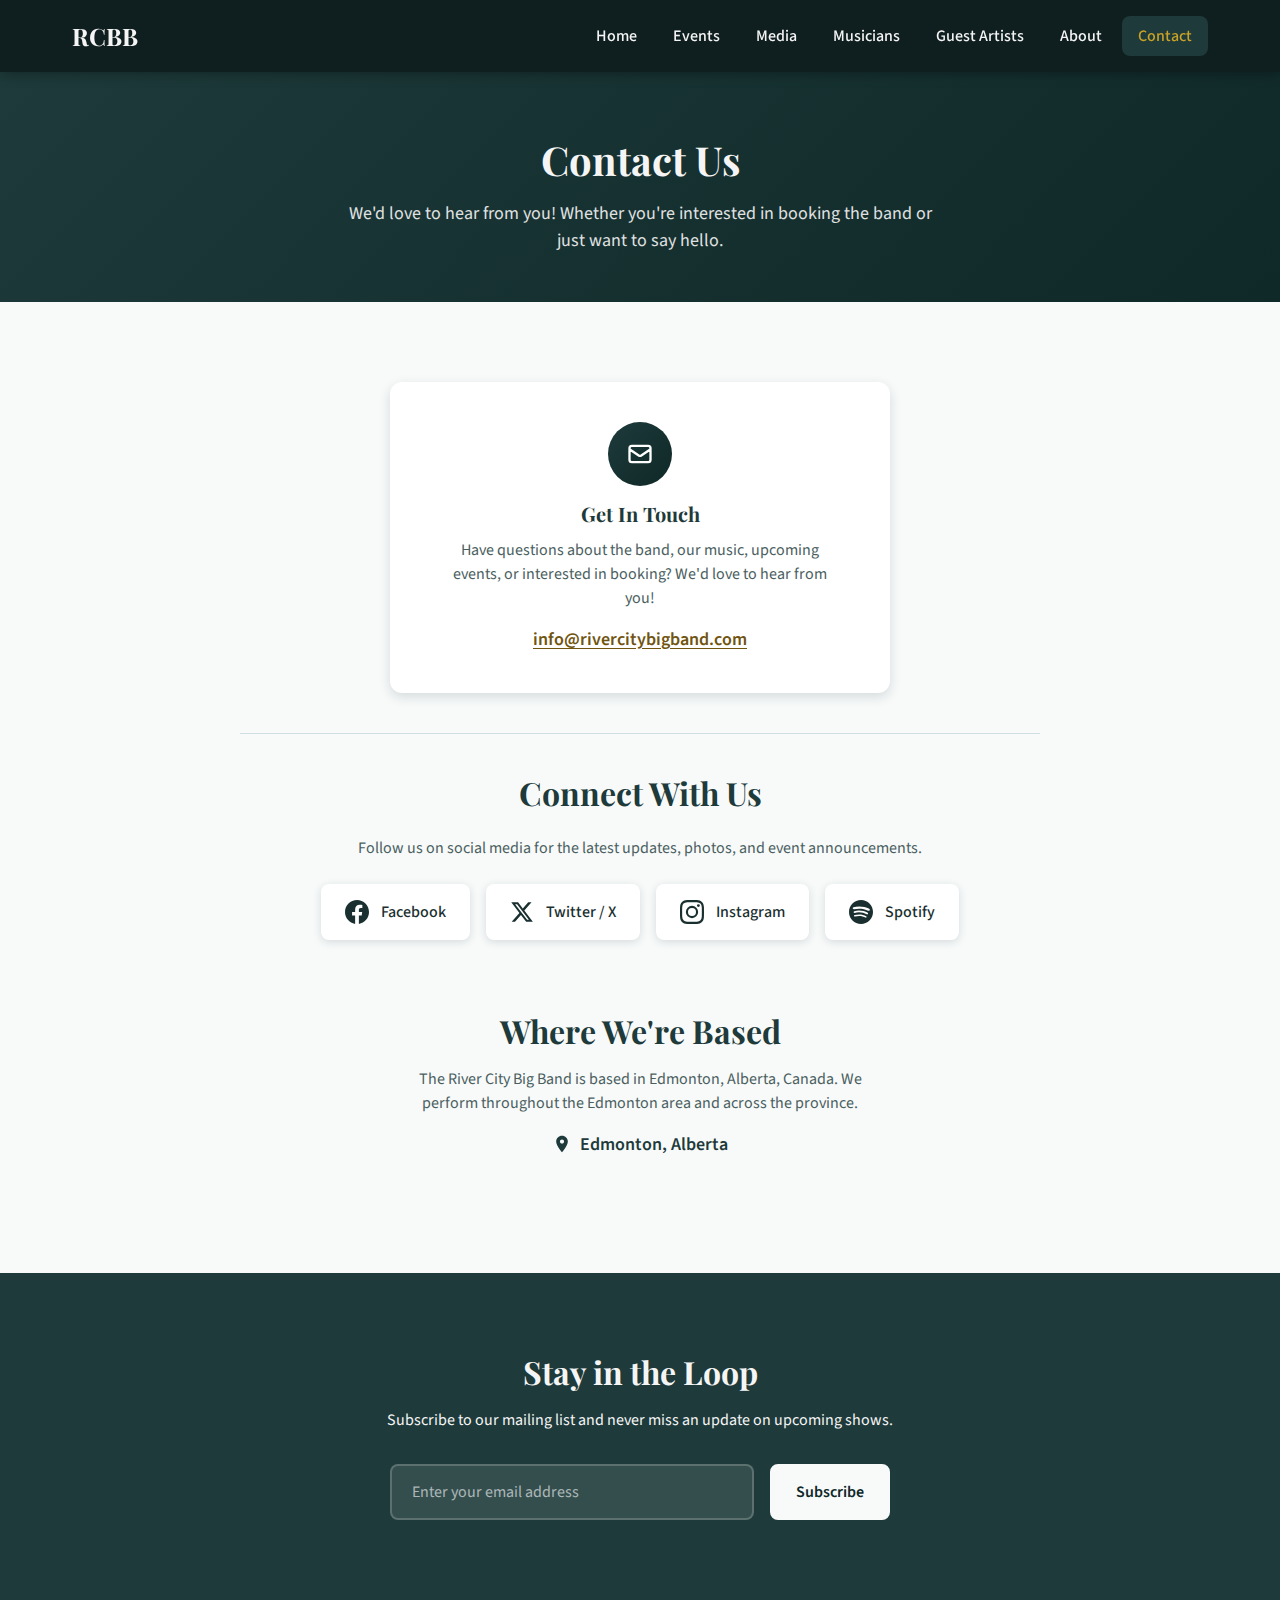
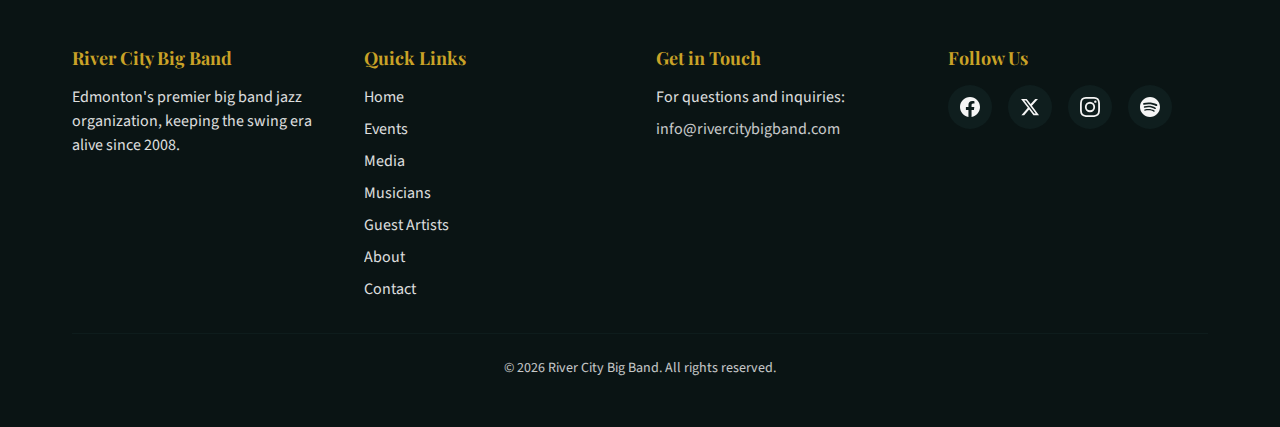
<file: contact/index.html>
<!DOCTYPE html>
<html lang="en">
<!-- =============================================================================
  RIVER CITY BIG BAND - CONTACT PAGE
  =============================================================================
  
  Contact page with email information and social media links.
  
  NOTE: The email address used here is a placeholder. Update with the band's
  actual contact email before going live.
  
  =========================================================================== -->
<head>
  <meta charset="UTF-8">
  <meta name="viewport" content="width=device-width, initial-scale=1.0">
  <title>Contact Us | River City Big Band</title>
  <meta name="description" content="Contact River City Big Band for questions about our music, events, or performances. Edmonton's premier big band jazz organization.">
  
  <!-- Fonts -->
  <link rel="preconnect" href="https://fonts.googleapis.com">
  <link rel="preconnect" href="https://fonts.gstatic.com" crossorigin>
  <link href="https://fonts.googleapis.com/css2?family=Playfair+Display:wght@400;700&family=Source+Sans+3:wght@400;500;600;700&display=swap" rel="stylesheet">
  <link rel="stylesheet" href="../style.css">
  
  <!-- Page-specific styles -->
  <style>
    /* -------------------------------------------------------------------------
     * PAGE HEADER
     * ----------------------------------------------------------------------- */
    .page-header {
      background: linear-gradient(135deg, var(--color-primary) 0%, var(--color-primary-dark) 100%);
      color: var(--color-text-on-dark);
      padding: var(--space-16) var(--space-4) var(--space-12);
      text-align: center;
    }
    
    .page-header h1 {
      color: var(--color-text-on-dark);
      margin-bottom: var(--space-4);
    }
    
    .page-header p {
      max-width: 600px;
      margin: 0 auto;
      font-size: var(--text-lg);
      opacity: 0.9;
    }
    
    /* -------------------------------------------------------------------------
     * CONTACT CONTENT
     * ----------------------------------------------------------------------- */
    .contact-container {
      max-width: 800px;
      margin: 0 auto;
    }
    
    .contact-grid {
      display: flex;
      justify-content: center;
    }
    
    /* -------------------------------------------------------------------------
     * CONTACT CARDS
     * ----------------------------------------------------------------------- */
    .contact-card {
      background: var(--color-white);
      border-radius: var(--border-radius-lg);
      padding: var(--space-10) var(--space-12);
      box-shadow: 0 4px 12px var(--color-shadow);
      text-align: center;
      max-width: 500px;
      width: 100%;
    }
    
    .contact-card-icon {
      width: 64px;
      height: 64px;
      background: linear-gradient(135deg, var(--color-primary) 0%, var(--color-primary-dark) 100%);
      border-radius: 50%;
      display: flex;
      align-items: center;
      justify-content: center;
      margin: 0 auto var(--space-4);
      font-size: 1.75rem;
    }
    
    .contact-card h2 {
      font-size: var(--text-xl);
      color: var(--color-primary);
      margin-bottom: var(--space-3);
    }
    
    .contact-card p {
      color: var(--color-text-light);
      margin-bottom: var(--space-4);
    }
    
    .contact-link {
      display: inline-block;
      font-size: var(--text-lg);
      font-weight: var(--font-semibold);
      color: var(--color-brass-dark);
    }
    
    .contact-link:hover {
      color: var(--color-primary);
    }
    
    /* -------------------------------------------------------------------------
     * SOCIAL SECTION
     * ----------------------------------------------------------------------- */
    .social-section {
      text-align: center;
      margin-top: var(--space-10);
      padding-top: var(--space-10);
      border-top: 1px solid var(--color-border);
    }
    
    .social-section h2 {
      margin-bottom: var(--space-6);
    }
    
    .contact-social-links {
      display: flex;
      justify-content: center;
      gap: var(--space-4);
      flex-wrap: wrap;
    }
    
    .contact-social-link {
      display: flex;
      align-items: center;
      gap: var(--space-3);
      padding: var(--space-4) var(--space-6);
      background: var(--color-white);
      border-radius: var(--border-radius);
      text-decoration: none;
      color: var(--color-text);
      box-shadow: 0 2px 8px var(--color-shadow);
      transition: transform var(--transition-fast), box-shadow var(--transition-fast);
    }
    
    .contact-social-link:hover {
      transform: translateY(-2px);
      box-shadow: 0 6px 16px var(--color-shadow);
      color: var(--color-primary);
    }
    
    .contact-social-link:focus {
      outline: 2px solid var(--color-brass);
      outline-offset: 2px;
    }
    
    .contact-social-link svg {
      width: 24px;
      height: 24px;
      flex-shrink: 0;
    }
    
    .contact-social-link span {
      font-weight: var(--font-medium);
    }
    
    /* -------------------------------------------------------------------------
     * LOCATION
     * ----------------------------------------------------------------------- */
    .location-section {
      text-align: center;
      margin-top: var(--space-10);
      padding: var(--space-8);
      background: var(--color-cream);
      border-radius: var(--border-radius-lg);
    }
    
    .location-section h2 {
      margin-bottom: var(--space-4);
    }
    
    .location-section p {
      color: var(--color-text-light);
      max-width: 500px;
      margin: 0 auto;
    }
    
    .location-badge {
      display: inline-flex;
      align-items: center;
      gap: var(--space-2);
      margin-top: var(--space-4);
      font-size: var(--text-lg);
      font-weight: var(--font-semibold);
      color: var(--color-primary);
    }
  </style>
</head>

<body>
  <!-- Skip Link for Accessibility -->
  <a href="#main-content" class="skip-link">Skip to main content</a>

  <!-- ===========================================================================
    HEADER & NAVIGATION
    =========================================================================== -->
  <header class="site-header">
    <div class="container header-inner">
      <a href="../" class="site-logo" aria-label="River City Big Band - Home">
        <span class="site-logo-text">RCBB</span>
      </a>
      
      <button class="nav-toggle" aria-expanded="false" aria-controls="main-navigation" aria-label="Toggle navigation menu">
        <span></span>
        <span></span>
        <span></span>
      </button>
      
      <nav id="main-navigation" class="main-nav" aria-label="Main navigation">
        <ul class="nav-list">
          <li><a href="../" class="nav-link">Home</a></li>
          <li><a href="../events/" class="nav-link">Events</a></li>
          <li><a href="../media/" class="nav-link">Media</a></li>
          <li><a href="../musicians/" class="nav-link">Musicians</a></li>
          <li><a href="../guest-artists/" class="nav-link">Guest Artists</a></li>
          <li><a href="../about/" class="nav-link">About</a></li>
          <li><a href="../contact/" class="nav-link" aria-current="page">Contact</a></li>
        </ul>
      </nav>
    </div>
  </header>

  <!-- ===========================================================================
    MAIN CONTENT
    =========================================================================== -->
  <main id="main-content">
    
    <!-- Page Header -->
    <section class="page-header">
      <div class="container">
        <h1>Contact Us</h1>
        <p>We'd love to hear from you! Whether you're interested in booking the band or just want to say hello.</p>
      </div>
    </section>

    <!-- Contact Content -->
    <section class="section" aria-labelledby="contact-heading">
      <div class="container">
        <div class="contact-container">
          <h2 id="contact-heading" class="sr-only">Contact Information</h2>
          
          <div class="contact-grid">
            
            <!-- General Questions -->
            <div class="contact-card">
              <div class="contact-card-icon" aria-hidden="true">
                <svg width="28" height="28" fill="white" viewBox="0 0 24 24">
                  <path d="M3 8l7.89 5.26a2 2 0 002.22 0L21 8M5 19h14a2 2 0 002-2V7a2 2 0 00-2-2H5a2 2 0 00-2 2v10a2 2 0 002 2z" stroke="white" stroke-width="2" fill="none" stroke-linecap="round" stroke-linejoin="round"/>
                </svg>
              </div>
              <h2>Get In Touch</h2>
              <p>
                Have questions about the band, our music, upcoming events, or interested in booking? 
                We'd love to hear from you!
              </p>
              <a href="mailto:info@rivercitybigband.com" class="contact-link">
                info@rivercitybigband.com
              </a>
            </div>
            
          </div>
          
          <!-- Social Media Section -->
          <div class="social-section">
            <h2>Connect With Us</h2>
            <p style="color: var(--color-text-light); margin-bottom: var(--space-6);">
              Follow us on social media for the latest updates, photos, and event announcements.
            </p>
            
            <div class="contact-social-links">
              <a href="https://www.facebook.com/pages/River-City-Big-Band/140394659353441" 
                 class="contact-social-link" 
                 target="_blank" 
                 rel="noopener noreferrer">
                <svg fill="currentColor" viewBox="0 0 24 24" aria-hidden="true">
                  <path d="M24 12.073c0-6.627-5.373-12-12-12s-12 5.373-12 12c0 5.99 4.388 10.954 10.125 11.854v-8.385H7.078v-3.47h3.047V9.43c0-3.007 1.792-4.669 4.533-4.669 1.312 0 2.686.235 2.686.235v2.953H15.83c-1.491 0-1.956.925-1.956 1.874v2.25h3.328l-.532 3.47h-2.796v8.385C19.612 23.027 24 18.062 24 12.073z"/>
                </svg>
                <span>Facebook</span>
              </a>
              
              <a href="https://twitter.com/RCBB_edmonton" 
                 class="contact-social-link" 
                 target="_blank" 
                 rel="noopener noreferrer">
                <svg fill="currentColor" viewBox="0 0 24 24" aria-hidden="true">
                  <path d="M18.244 2.25h3.308l-7.227 8.26 8.502 11.24H16.17l-5.214-6.817L4.99 21.75H1.68l7.73-8.835L1.254 2.25H8.08l4.713 6.231zm-1.161 17.52h1.833L7.084 4.126H5.117z"/>
                </svg>
                <span>Twitter / X</span>
              </a>
              
              <a href="https://www.instagram.com/river_city_big_band/" 
                 class="contact-social-link" 
                 target="_blank" 
                 rel="noopener noreferrer">
                <svg fill="currentColor" viewBox="0 0 24 24" aria-hidden="true">
                  <path d="M12 2.163c3.204 0 3.584.012 4.85.07 3.252.148 4.771 1.691 4.919 4.919.058 1.265.069 1.645.069 4.849 0 3.205-.012 3.584-.069 4.849-.149 3.225-1.664 4.771-4.919 4.919-1.266.058-1.644.07-4.85.07-3.204 0-3.584-.012-4.849-.07-3.26-.149-4.771-1.699-4.919-4.92-.058-1.265-.07-1.644-.07-4.849 0-3.204.013-3.583.07-4.849.149-3.227 1.664-4.771 4.919-4.919 1.266-.057 1.645-.069 4.849-.069zM12 0C8.741 0 8.333.014 7.053.072 2.695.272.273 2.69.073 7.052.014 8.333 0 8.741 0 12c0 3.259.014 3.668.072 4.948.2 4.358 2.618 6.78 6.98 6.98C8.333 23.986 8.741 24 12 24c3.259 0 3.668-.014 4.948-.072 4.354-.2 6.782-2.618 6.979-6.98.059-1.28.073-1.689.073-4.948 0-3.259-.014-3.667-.072-4.947-.196-4.354-2.617-6.78-6.979-6.98C15.668.014 15.259 0 12 0zm0 5.838a6.162 6.162 0 100 12.324 6.162 6.162 0 000-12.324zM12 16a4 4 0 110-8 4 4 0 010 8zm6.406-11.845a1.44 1.44 0 100 2.881 1.44 1.44 0 000-2.881z"/>
                </svg>
                <span>Instagram</span>
              </a>
              
              <a href="https://open.spotify.com/artist/52hEiwxDbKpkgjmu3PmJYm" 
                 class="contact-social-link" 
                 target="_blank" 
                 rel="noopener noreferrer">
                <svg fill="currentColor" viewBox="0 0 24 24" aria-hidden="true">
                  <path d="M12 0C5.4 0 0 5.4 0 12s5.4 12 12 12 12-5.4 12-12S18.66 0 12 0zm5.521 17.34c-.24.359-.66.48-1.021.24-2.82-1.74-6.36-2.101-10.561-1.141-.418.122-.779-.179-.899-.539-.12-.421.18-.78.54-.9 4.56-1.021 8.52-.6 11.64 1.32.42.18.479.659.301 1.02zm1.44-3.3c-.301.42-.841.6-1.262.3-3.239-1.98-8.159-2.58-11.939-1.38-.479.12-1.02-.12-1.14-.6-.12-.48.12-1.021.6-1.141C9.6 9.9 15 10.561 18.72 12.84c.361.181.54.78.241 1.2zm.12-3.36C15.24 8.4 8.82 8.16 5.16 9.301c-.6.179-1.2-.181-1.38-.721-.18-.601.18-1.2.72-1.381 4.26-1.26 11.28-1.02 15.721 1.621.539.3.719 1.02.419 1.56-.299.421-1.02.599-1.559.3z"/>
                </svg>
                <span>Spotify</span>
              </a>
            </div>
          </div>
          
          <!-- Location -->
          <div class="location-section">
            <h2>Where We're Based</h2>
            <p>
              The River City Big Band is based in Edmonton, Alberta, Canada. 
              We perform throughout the Edmonton area and across the province.
            </p>
            <div class="location-badge">
              <svg width="20" height="20" fill="currentColor" viewBox="0 0 24 24" aria-hidden="true">
                <path d="M12 2C8.13 2 5 5.13 5 9c0 5.25 7 13 7 13s7-7.75 7-13c0-3.87-3.13-7-7-7zm0 9.5c-1.38 0-2.5-1.12-2.5-2.5s1.12-2.5 2.5-2.5 2.5 1.12 2.5 2.5-1.12 2.5-2.5 2.5z"/>
              </svg>
              Edmonton, Alberta
            </div>
          </div>
          
        </div>
      </div>
    </section>

    <!-- NEWSLETTER SECTION -->
    <section class="section newsletter-section section--dark" aria-labelledby="newsletter-heading">
      <div class="container">
        <h2 id="newsletter-heading">Stay in the Loop</h2>
        <p>Subscribe to our mailing list and never miss an update on upcoming shows.</p>
        
        <form class="newsletter-form" action="#" method="POST">
          <input 
            type="email" 
            name="email" 
            class="newsletter-input" 
            placeholder="Enter your email address" 
            aria-label="Email address"
            required
          >
          <button type="submit" class="btn btn--light">Subscribe</button>
        </form>
      </div>
    </section>

  </main>

  <!-- ===========================================================================
    FOOTER
    =========================================================================== -->
  <footer class="site-footer">
    <div class="container">
      <div class="footer-content">
        <div class="footer-section">
          <h3>River City Big Band</h3>
          <p>Edmonton's premier big band jazz organization, keeping the swing era alive since 2008.</p>
        </div>
        
        <div class="footer-section">
          <h3>Quick Links</h3>
          <nav class="footer-nav" aria-label="Footer navigation">
            <a href="../" class="footer-link">Home</a>
            <a href="../events/" class="footer-link">Events</a>
            <a href="../media/" class="footer-link">Media</a>
            <a href="../musicians/" class="footer-link">Musicians</a>
            <a href="../guest-artists/" class="footer-link">Guest Artists</a>
            <a href="../about/" class="footer-link">About</a>
            <a href="../contact/" class="footer-link">Contact</a>
          </nav>
        </div>
        
        <div class="footer-section">
          <h3>Get in Touch</h3>
          <p>For questions and inquiries:</p>
          <p><a href="mailto:info@rivercitybigband.com" class="footer-link">info@rivercitybigband.com</a></p>
        </div>
        
        <div class="footer-section">
          <h3>Follow Us</h3>
          <div class="social-links">
            <a href="https://www.facebook.com/pages/River-City-Big-Band/140394659353441" class="social-link" aria-label="Facebook" target="_blank" rel="noopener noreferrer">
              <svg width="20" height="20" fill="currentColor" viewBox="0 0 24 24" aria-hidden="true">
                <path d="M24 12.073c0-6.627-5.373-12-12-12s-12 5.373-12 12c0 5.99 4.388 10.954 10.125 11.854v-8.385H7.078v-3.47h3.047V9.43c0-3.007 1.792-4.669 4.533-4.669 1.312 0 2.686.235 2.686.235v2.953H15.83c-1.491 0-1.956.925-1.956 1.874v2.25h3.328l-.532 3.47h-2.796v8.385C19.612 23.027 24 18.062 24 12.073z"/>
              </svg>
            </a>
            <a href="https://twitter.com/RCBB_edmonton" class="social-link" aria-label="Twitter / X" target="_blank" rel="noopener noreferrer">
              <svg width="20" height="20" fill="currentColor" viewBox="0 0 24 24" aria-hidden="true">
                <path d="M18.244 2.25h3.308l-7.227 8.26 8.502 11.24H16.17l-5.214-6.817L4.99 21.75H1.68l7.73-8.835L1.254 2.25H8.08l4.713 6.231zm-1.161 17.52h1.833L7.084 4.126H5.117z"/>
              </svg>
            </a>
            <a href="https://www.instagram.com/river_city_big_band/" class="social-link" aria-label="Instagram" target="_blank" rel="noopener noreferrer">
              <svg width="20" height="20" fill="currentColor" viewBox="0 0 24 24" aria-hidden="true">
                <path d="M12 2.163c3.204 0 3.584.012 4.85.07 3.252.148 4.771 1.691 4.919 4.919.058 1.265.069 1.645.069 4.849 0 3.205-.012 3.584-.069 4.849-.149 3.225-1.664 4.771-4.919 4.919-1.266.058-1.644.07-4.85.07-3.204 0-3.584-.012-4.849-.07-3.26-.149-4.771-1.699-4.919-4.92-.058-1.265-.07-1.644-.07-4.849 0-3.204.013-3.583.07-4.849.149-3.227 1.664-4.771 4.919-4.919 1.266-.057 1.645-.069 4.849-.069zM12 0C8.741 0 8.333.014 7.053.072 2.695.272.273 2.69.073 7.052.014 8.333 0 8.741 0 12c0 3.259.014 3.668.072 4.948.2 4.358 2.618 6.78 6.98 6.98C8.333 23.986 8.741 24 12 24c3.259 0 3.668-.014 4.948-.072 4.354-.2 6.782-2.618 6.979-6.98.059-1.28.073-1.689.073-4.948 0-3.259-.014-3.667-.072-4.947-.196-4.354-2.617-6.78-6.979-6.98C15.668.014 15.259 0 12 0zm0 5.838a6.162 6.162 0 100 12.324 6.162 6.162 0 000-12.324zM12 16a4 4 0 110-8 4 4 0 010 8zm6.406-11.845a1.44 1.44 0 100 2.881 1.44 1.44 0 000-2.881z"/>
              </svg>
            </a>
            <a href="https://open.spotify.com/artist/52hEiwxDbKpkgjmu3PmJYm" class="social-link" aria-label="Spotify" target="_blank" rel="noopener noreferrer">
              <svg width="20" height="20" fill="currentColor" viewBox="0 0 24 24" aria-hidden="true">
                <path d="M12 0C5.4 0 0 5.4 0 12s5.4 12 12 12 12-5.4 12-12S18.66 0 12 0zm5.521 17.34c-.24.359-.66.48-1.021.24-2.82-1.74-6.36-2.101-10.561-1.141-.418.122-.779-.179-.899-.539-.12-.421.18-.78.54-.9 4.56-1.021 8.52-.6 11.64 1.32.42.18.479.659.301 1.02zm1.44-3.3c-.301.42-.841.6-1.262.3-3.239-1.98-8.159-2.58-11.939-1.38-.479.12-1.02-.12-1.14-.6-.12-.48.12-1.021.6-1.141C9.6 9.9 15 10.561 18.72 12.84c.361.181.54.78.241 1.2zm.12-3.36C15.24 8.4 8.82 8.16 5.16 9.301c-.6.179-1.2-.181-1.38-.721-.18-.601.18-1.2.72-1.381 4.26-1.26 11.28-1.02 15.721 1.621.539.3.719 1.02.419 1.56-.299.421-1.02.599-1.559.3z"/>
              </svg>
            </a>
          </div>
        </div>
      </div>
      
      <div class="footer-bottom">
        <p>&copy; <span id="current-year">2025</span> River City Big Band. All rights reserved.</p>
      </div>
    </div>
  </footer>

  <!-- ===========================================================================
    JAVASCRIPT
    =========================================================================== -->
  <script>
    /* Navigation Toggle for Mobile */
    const navToggle = document.querySelector('.nav-toggle');
    const mainNav = document.querySelector('.main-nav');
    
    navToggle.addEventListener('click', function() {
      const isOpen = navToggle.getAttribute('aria-expanded') === 'true';
      navToggle.setAttribute('aria-expanded', !isOpen);
      mainNav.classList.toggle('is-open');
    });
    
    /* Close nav when clicking outside */
    document.addEventListener('click', function(event) {
      if (!mainNav.contains(event.target) && !navToggle.contains(event.target)) {
        navToggle.setAttribute('aria-expanded', 'false');
        mainNav.classList.remove('is-open');
      }
    });
    
    /* Dynamic Year */
    const yearSpan = document.getElementById('current-year');
    if (yearSpan) yearSpan.textContent = new Date().getFullYear();
  </script>
</body>
</html>
</file>
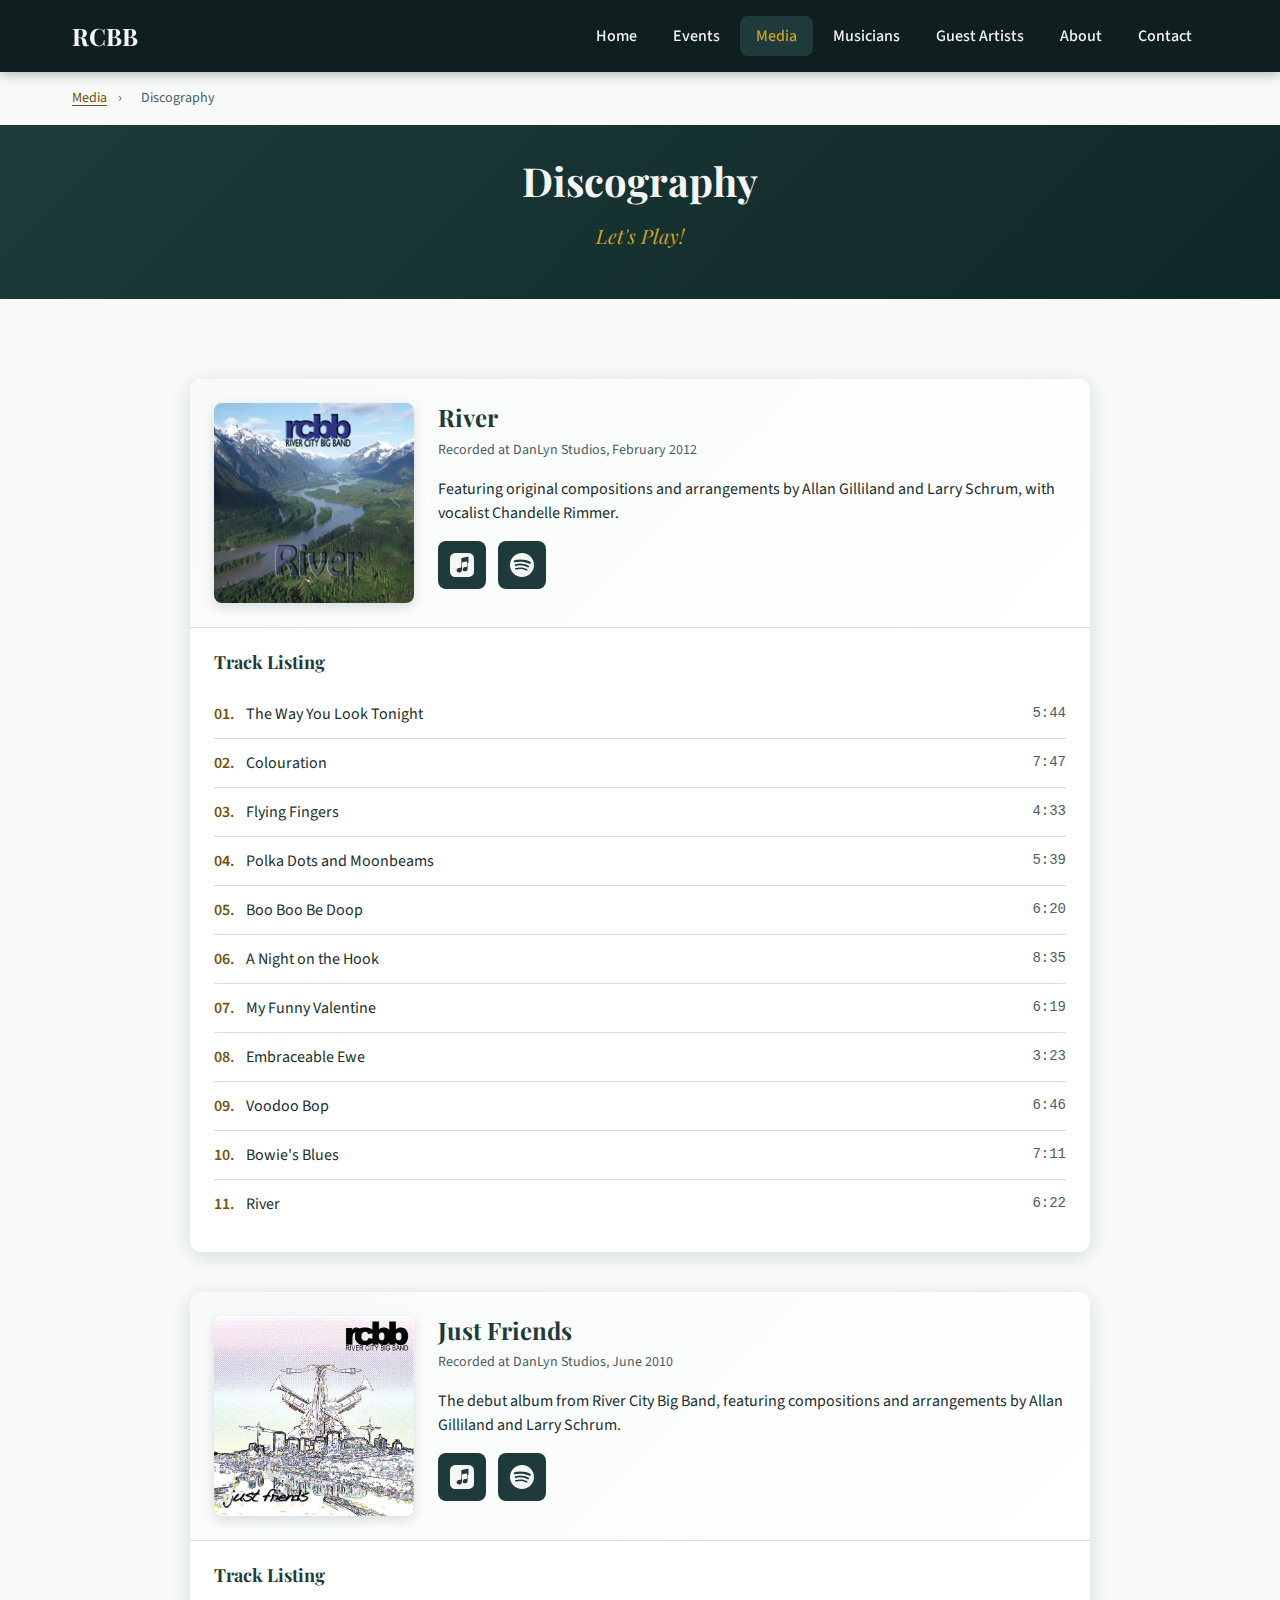
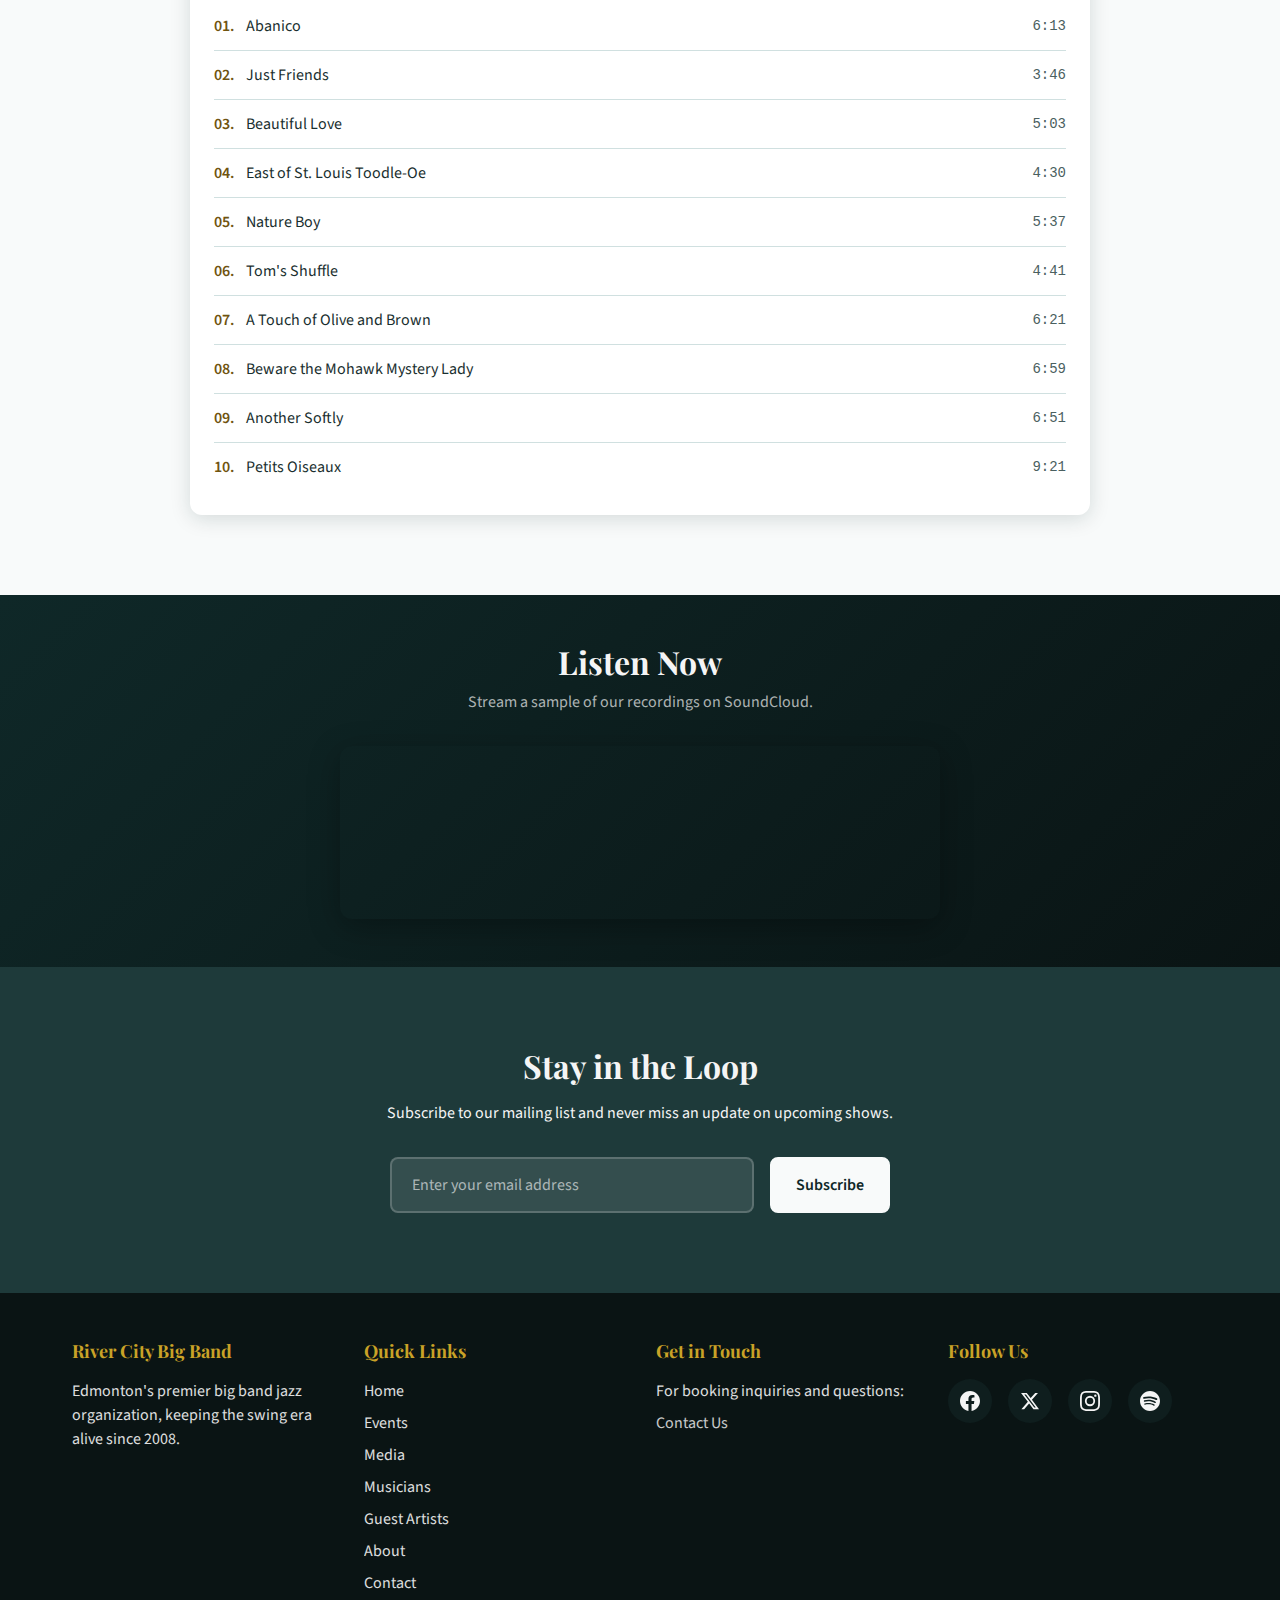
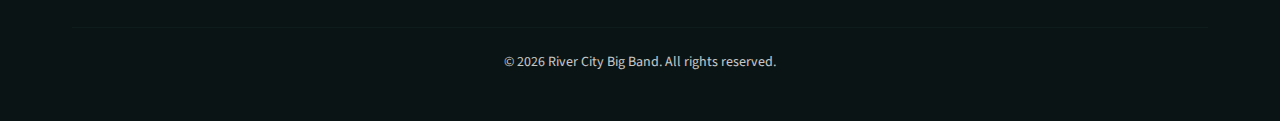
<file: discography/index.html>
<!DOCTYPE html>
<html lang="en">
<!-- =============================================================================
  RIVER CITY BIG BAND - DISCOGRAPHY PAGE
  =============================================================================
  
  This page showcases the band's recorded albums with track listings and
  purchase links. Currently features two albums: "River" (2012) and 
  "Just Friends" (2010).
  
  Content sourced from: discography.md
  
  =========================================================================== -->
<head>
  <meta charset="UTF-8">
  <meta name="viewport" content="width=device-width, initial-scale=1.0">
  <title>Discography | River City Big Band</title>
  <meta name="description" content="Listen to River City Big Band's recordings. Featuring albums 'River' (2012) and 'Just Friends' (2010), available on Apple Music.">
  
  <!-- Fonts -->
  <link rel="preconnect" href="https://fonts.googleapis.com">
  <link rel="preconnect" href="https://fonts.gstatic.com" crossorigin>
  <link href="https://fonts.googleapis.com/css2?family=Playfair+Display:wght@400;700&family=Source+Sans+3:wght@400;500;600;700&display=swap" rel="stylesheet">
  <link rel="stylesheet" href="../style.css">
  
  <!-- Page-specific styles -->
  <style>
    /* -------------------------------------------------------------------------
     * PAGE HEADER
     * ----------------------------------------------------------------------- */
    .page-header {
      background: linear-gradient(135deg, var(--color-primary) 0%, var(--color-primary-dark) 100%);
      color: var(--color-text-on-dark);
      padding: var(--space-16) var(--space-4) var(--space-12);
      text-align: center;
    }
    
    .page-header h1 {
      color: var(--color-text-on-dark);
      margin-bottom: var(--space-4);
    }
    
    .page-header .tagline {
      font-family: var(--font-heading);
      font-style: italic;
      font-size: var(--text-xl);
      color: var(--color-brass-light);
    }
    
    /* -------------------------------------------------------------------------
     * BREADCRUMB
     * ----------------------------------------------------------------------- */
    .breadcrumb {
      padding: var(--space-4) 0;
      font-size: var(--text-sm);
    }
    
    .breadcrumb a {
      color: var(--color-brass-dark);
    }
    
    .breadcrumb span {
      color: var(--color-text-light);
      margin: 0 var(--space-2);
    }
    
    /* -------------------------------------------------------------------------
     * ALBUM CARDS
     * ----------------------------------------------------------------------- */
    .albums-container {
      display: grid;
      gap: var(--space-10);
      max-width: 900px;
      margin: 0 auto;
    }
    
    .album-card {
      background: var(--color-white);
      border-radius: var(--border-radius-lg);
      overflow: hidden;
      box-shadow: 0 4px 20px var(--color-shadow);
    }
    
    .album-header {
      display: grid;
      gap: var(--space-6);
      padding: var(--space-6);
      background: linear-gradient(135deg, var(--color-cream) 0%, var(--color-white) 100%);
    }
    
    @media (min-width: 640px) {
      .album-header {
        grid-template-columns: 200px 1fr;
        align-items: start;
      }
    }
    
    /* Album artwork */
    .album-artwork {
      width: 100%;
      max-width: 200px;
      aspect-ratio: 1;
      object-fit: cover;
      border-radius: var(--border-radius);
      margin: 0 auto;
      box-shadow: 0 4px 12px var(--color-shadow);
    }
    
    @media (min-width: 640px) {
      .album-artwork {
        margin: 0;
      }
    }
    
    .album-info h2 {
      font-size: var(--text-2xl);
      color: var(--color-primary);
      margin-bottom: var(--space-2);
    }
    
    .album-meta {
      font-size: var(--text-sm);
      color: var(--color-text-light);
      margin-bottom: var(--space-4);
    }
    
    .album-description {
      color: var(--color-text);
      margin-bottom: var(--space-4);
    }
    
    /* Purchase links */
    .purchase-links {
      display: flex;
      flex-wrap: wrap;
      gap: var(--space-3);
    }
    
    .purchase-link {
      display: inline-flex;
      align-items: center;
      justify-content: center;
      gap: var(--space-2);
      padding: var(--space-3);
      background: var(--color-primary);
      color: var(--color-text-on-dark);
      text-decoration: none;
      border-radius: var(--border-radius);
      transition: background-color var(--transition-fast), transform var(--transition-fast);
    }
    
    .purchase-link:hover,
    .purchase-link:focus {
      background: var(--color-primary-dark);
      color: var(--color-text-on-dark);
      transform: scale(1.05);
    }
    
    .purchase-link svg {
      width: 24px;
      height: 24px;
    }
    
    /* -------------------------------------------------------------------------
     * TRACK LISTING
     * ----------------------------------------------------------------------- */
    .track-listing {
      padding: var(--space-6);
      border-top: 1px solid var(--color-border);
    }
    
    .track-listing h3 {
      font-size: var(--text-lg);
      color: var(--color-primary);
      margin-bottom: var(--space-4);
    }
    
    .tracks {
      list-style: none;
    }
    
    .track {
      display: flex;
      justify-content: space-between;
      align-items: center;
      padding: var(--space-3) 0;
      border-bottom: 1px solid var(--color-border);
    }
    
    .track:last-child {
      border-bottom: none;
    }
    
    .track-number {
      font-weight: var(--font-semibold);
      color: var(--color-brass-dark);
      min-width: 2rem;
    }
    
    .track-title {
      flex: 1;
      color: var(--color-text);
    }
    
    .track-duration {
      color: var(--color-text-light);
      font-size: var(--text-sm);
      font-family: monospace;
    }
    
    /* -------------------------------------------------------------------------
     * SOUNDCLOUD SECTION
     * ----------------------------------------------------------------------- */
    .listen-section {
      background: linear-gradient(135deg, var(--color-primary-dark) 0%, #0A1414 100%);
      padding: var(--space-12) var(--space-4);
      text-align: center;
    }
    
    .listen-section h2 {
      color: var(--color-text-on-dark);
      margin-bottom: var(--space-2);
    }
    
    .listen-section p {
      color: var(--color-text-muted);
      margin-bottom: var(--space-8);
    }
    
    .soundcloud-embed {
      max-width: 600px;
      margin: 0 auto;
      border-radius: var(--border-radius-lg);
      overflow: hidden;
      box-shadow: 0 8px 32px rgba(0, 0, 0, 0.3);
    }
  </style>
</head>

<body>
  <!-- Skip Link for Accessibility -->
  <a href="#main-content" class="skip-link">Skip to main content</a>

  <!-- ===========================================================================
    HEADER & NAVIGATION
    =========================================================================== -->
  <header class="site-header">
    <div class="container header-inner">
      <a href="../" class="site-logo" aria-label="River City Big Band - Home">
        <span class="site-logo-text">RCBB</span>
      </a>
      
      <button class="nav-toggle" aria-expanded="false" aria-controls="main-navigation" aria-label="Toggle navigation menu">
        <span></span>
        <span></span>
        <span></span>
      </button>
      
      <nav id="main-navigation" class="main-nav" aria-label="Main navigation">
        <ul class="nav-list">
          <li><a href="../" class="nav-link">Home</a></li>
          <li><a href="../events/" class="nav-link">Events</a></li>
          <li><a href="../media/" class="nav-link" aria-current="page">Media</a></li>
          <li><a href="../musicians/" class="nav-link">Musicians</a></li>
          <li><a href="../guest-artists/" class="nav-link">Guest Artists</a></li>
          <li><a href="../about/" class="nav-link">About</a></li>
          <li><a href="../contact/" class="nav-link">Contact</a></li>
        </ul>
      </nav>
    </div>
  </header>

  <!-- ===========================================================================
    MAIN CONTENT
    =========================================================================== -->
  <main id="main-content">
    
    <!-- Breadcrumb -->
    <div class="container">
      <nav class="breadcrumb" aria-label="Breadcrumb">
        <a href="../media/">Media</a>
        <span aria-hidden="true">›</span>
        <span aria-current="page">Discography</span>
      </nav>
    </div>
    
    <!-- Page Header -->
    <section class="page-header" style="padding-top: var(--space-8);">
      <div class="container">
        <h1>Discography</h1>
        <p class="tagline">Let's Play!</p>
      </div>
    </section>

    <!-- Albums Section -->
    <section class="section" aria-labelledby="albums-heading">
      <div class="container">
        <h2 id="albums-heading" class="sr-only">Our Albums</h2>
        
        <div class="albums-container">
          
          <!-- ALBUM: RIVER (2012) -->
          <article class="album-card">
            <div class="album-header">
              <img 
                src="../images/rcbbRiverAlbumArt.avif" 
                alt="River album artwork" 
                class="album-artwork"
              >
              
              <div class="album-info">
                <h2>River</h2>
                <p class="album-meta">Recorded at DanLyn Studios, February 2012</p>
                <p class="album-description">
                  Featuring original compositions and arrangements by Allan Gilliland and Larry Schrum, 
                  with vocalist Chandelle Rimmer.
                </p>
                
                <div class="purchase-links">
                  <a href="https://geo.itunes.apple.com/us/album/river/id1281330218?mt=1&app=music" 
                     class="purchase-link" 
                     target="_blank" 
                     rel="noopener noreferrer"
                     aria-label="Listen to River on Apple Music">
                    <svg fill="currentColor" viewBox="0 0 24 24" aria-hidden="true">
                      <path d="M23.994 6.124a9.23 9.23 0 00-.24-2.19c-.317-1.31-1.062-2.31-2.18-3.043a5.022 5.022 0 00-1.877-.726 10.496 10.496 0 00-1.564-.15c-.04-.003-.083-.01-.124-.013H5.986c-.152.01-.303.017-.455.026-.747.043-1.49.123-2.193.4-1.336.53-2.3 1.452-2.865 2.78-.192.448-.292.925-.363 1.408-.056.392-.088.785-.1 1.18 0 .032-.007.062-.01.093v12.223c.01.14.017.283.027.424.05.815.154 1.624.497 2.373.65 1.42 1.738 2.353 3.234 2.801.42.127.856.187 1.293.228.555.053 1.11.06 1.667.06h11.03c.525 0 1.048-.034 1.57-.1.823-.106 1.597-.35 2.296-.81a5.046 5.046 0 001.88-2.207c.186-.42.293-.87.37-1.324.113-.675.138-1.358.137-2.04-.002-3.8 0-7.595-.003-11.393zm-6.423 3.99v5.712c0 .417-.058.827-.244 1.206-.29.59-.76.962-1.388 1.14-.35.1-.706.157-1.07.173-.95.042-1.785-.56-2.075-1.46-.18-.556-.14-1.097.14-1.612.28-.514.716-.848 1.256-1.044.373-.135.763-.2 1.15-.267.39-.067.78-.135 1.16-.24.39-.106.594-.376.592-.788V8.698c0-.273-.06-.37-.34-.315l-4.376.93c-.246.052-.357.176-.357.427-.002 2.323.004 4.646-.007 6.97 0 .376-.04.753-.175 1.11-.273.72-.766 1.2-1.507 1.427-.39.12-.79.196-1.2.207-.54.015-1.05-.07-1.512-.36-.6-.375-.93-.934-.96-1.632-.03-.678.206-1.26.714-1.72.36-.33.792-.535 1.26-.67.455-.13.918-.22 1.38-.326.32-.075.64-.16.93-.31.17-.09.305-.2.36-.39.03-.1.043-.21.043-.32V5.63c0-.4.1-.54.49-.63l5.893-1.317c.12-.03.24-.05.36-.05.27 0 .4.13.4.4v5.98h-.02z"/>
                    </svg>
                  </a>
                  <a href="https://open.spotify.com/album/135lY2p1155rrgEPv6DaUq" 
                     class="purchase-link" 
                     target="_blank" 
                     rel="noopener noreferrer"
                     aria-label="Listen to River on Spotify">
                    <svg fill="currentColor" viewBox="0 0 24 24" aria-hidden="true">
                      <path d="M12 0C5.4 0 0 5.4 0 12s5.4 12 12 12 12-5.4 12-12S18.66 0 12 0zm5.521 17.34c-.24.359-.66.48-1.021.24-2.82-1.74-6.36-2.101-10.561-1.141-.418.122-.779-.179-.899-.539-.12-.421.18-.78.54-.9 4.56-1.021 8.52-.6 11.64 1.32.42.18.479.659.301 1.02zm1.44-3.3c-.301.42-.841.6-1.262.3-3.239-1.98-8.159-2.58-11.939-1.38-.479.12-1.02-.12-1.14-.6-.12-.48.12-1.021.6-1.141C9.6 9.9 15 10.561 18.72 12.84c.361.181.54.78.241 1.2zm.12-3.36C15.24 8.4 8.82 8.16 5.16 9.301c-.6.179-1.2-.181-1.38-.721-.18-.601.18-1.2.72-1.381 4.26-1.26 11.28-1.02 15.721 1.621.539.3.719 1.02.419 1.56-.299.421-1.02.599-1.559.3z"/>
                    </svg>
                  </a>
                </div>
              </div>
            </div>
            
            <div class="track-listing">
              <h3>Track Listing</h3>
              <ol class="tracks">
                <li class="track">
                  <span class="track-number">01.</span>
                  <span class="track-title">The Way You Look Tonight</span>
                  <span class="track-duration">5:44</span>
                </li>
                <li class="track">
                  <span class="track-number">02.</span>
                  <span class="track-title">Colouration</span>
                  <span class="track-duration">7:47</span>
                </li>
                <li class="track">
                  <span class="track-number">03.</span>
                  <span class="track-title">Flying Fingers</span>
                  <span class="track-duration">4:33</span>
                </li>
                <li class="track">
                  <span class="track-number">04.</span>
                  <span class="track-title">Polka Dots and Moonbeams</span>
                  <span class="track-duration">5:39</span>
                </li>
                <li class="track">
                  <span class="track-number">05.</span>
                  <span class="track-title">Boo Boo Be Doop</span>
                  <span class="track-duration">6:20</span>
                </li>
                <li class="track">
                  <span class="track-number">06.</span>
                  <span class="track-title">A Night on the Hook</span>
                  <span class="track-duration">8:35</span>
                </li>
                <li class="track">
                  <span class="track-number">07.</span>
                  <span class="track-title">My Funny Valentine</span>
                  <span class="track-duration">6:19</span>
                </li>
                <li class="track">
                  <span class="track-number">08.</span>
                  <span class="track-title">Embraceable Ewe</span>
                  <span class="track-duration">3:23</span>
                </li>
                <li class="track">
                  <span class="track-number">09.</span>
                  <span class="track-title">Voodoo Bop</span>
                  <span class="track-duration">6:46</span>
                </li>
                <li class="track">
                  <span class="track-number">10.</span>
                  <span class="track-title">Bowie's Blues</span>
                  <span class="track-duration">7:11</span>
                </li>
                <li class="track">
                  <span class="track-number">11.</span>
                  <span class="track-title">River</span>
                  <span class="track-duration">6:22</span>
                </li>
              </ol>
            </div>
          </article>
          
          <!-- ALBUM: JUST FRIENDS (2010) -->
          <article class="album-card">
            <div class="album-header">
              <img 
                src="../images/rbccJustFriendsAlbumArt.gif" 
                alt="Just Friends album artwork" 
                class="album-artwork"
              >
              
              <div class="album-info">
                <h2>Just Friends</h2>
                <p class="album-meta">Recorded at DanLyn Studios, June 2010</p>
                <p class="album-description">
                  The debut album from River City Big Band, featuring compositions and arrangements 
                  by Allan Gilliland and Larry Schrum.
                </p>
                
                <div class="purchase-links">
                  <a href="https://geo.itunes.apple.com/us/album/just-friends/id1209909426?mt=1&app=music" 
                     class="purchase-link" 
                     target="_blank" 
                     rel="noopener noreferrer"
                     aria-label="Listen to Just Friends on Apple Music">
                    <svg fill="currentColor" viewBox="0 0 24 24" aria-hidden="true">
                      <path d="M23.994 6.124a9.23 9.23 0 00-.24-2.19c-.317-1.31-1.062-2.31-2.18-3.043a5.022 5.022 0 00-1.877-.726 10.496 10.496 0 00-1.564-.15c-.04-.003-.083-.01-.124-.013H5.986c-.152.01-.303.017-.455.026-.747.043-1.49.123-2.193.4-1.336.53-2.3 1.452-2.865 2.78-.192.448-.292.925-.363 1.408-.056.392-.088.785-.1 1.18 0 .032-.007.062-.01.093v12.223c.01.14.017.283.027.424.05.815.154 1.624.497 2.373.65 1.42 1.738 2.353 3.234 2.801.42.127.856.187 1.293.228.555.053 1.11.06 1.667.06h11.03c.525 0 1.048-.034 1.57-.1.823-.106 1.597-.35 2.296-.81a5.046 5.046 0 001.88-2.207c.186-.42.293-.87.37-1.324.113-.675.138-1.358.137-2.04-.002-3.8 0-7.595-.003-11.393zm-6.423 3.99v5.712c0 .417-.058.827-.244 1.206-.29.59-.76.962-1.388 1.14-.35.1-.706.157-1.07.173-.95.042-1.785-.56-2.075-1.46-.18-.556-.14-1.097.14-1.612.28-.514.716-.848 1.256-1.044.373-.135.763-.2 1.15-.267.39-.067.78-.135 1.16-.24.39-.106.594-.376.592-.788V8.698c0-.273-.06-.37-.34-.315l-4.376.93c-.246.052-.357.176-.357.427-.002 2.323.004 4.646-.007 6.97 0 .376-.04.753-.175 1.11-.273.72-.766 1.2-1.507 1.427-.39.12-.79.196-1.2.207-.54.015-1.05-.07-1.512-.36-.6-.375-.93-.934-.96-1.632-.03-.678.206-1.26.714-1.72.36-.33.792-.535 1.26-.67.455-.13.918-.22 1.38-.326.32-.075.64-.16.93-.31.17-.09.305-.2.36-.39.03-.1.043-.21.043-.32V5.63c0-.4.1-.54.49-.63l5.893-1.317c.12-.03.24-.05.36-.05.27 0 .4.13.4.4v5.98h-.02z"/>
                    </svg>
                  </a>
                  <a href="https://open.spotify.com/album/6Xp0gJY5gESVfc4oRqPE01" 
                     class="purchase-link" 
                     target="_blank" 
                     rel="noopener noreferrer"
                     aria-label="Listen to Just Friends on Spotify">
                    <svg fill="currentColor" viewBox="0 0 24 24" aria-hidden="true">
                      <path d="M12 0C5.4 0 0 5.4 0 12s5.4 12 12 12 12-5.4 12-12S18.66 0 12 0zm5.521 17.34c-.24.359-.66.48-1.021.24-2.82-1.74-6.36-2.101-10.561-1.141-.418.122-.779-.179-.899-.539-.12-.421.18-.78.54-.9 4.56-1.021 8.52-.6 11.64 1.32.42.18.479.659.301 1.02zm1.44-3.3c-.301.42-.841.6-1.262.3-3.239-1.98-8.159-2.58-11.939-1.38-.479.12-1.02-.12-1.14-.6-.12-.48.12-1.021.6-1.141C9.6 9.9 15 10.561 18.72 12.84c.361.181.54.78.241 1.2zm.12-3.36C15.24 8.4 8.82 8.16 5.16 9.301c-.6.179-1.2-.181-1.38-.721-.18-.601.18-1.2.72-1.381 4.26-1.26 11.28-1.02 15.721 1.621.539.3.719 1.02.419 1.56-.299.421-1.02.599-1.559.3z"/>
                    </svg>
                  </a>
                </div>
              </div>
            </div>
            
            <div class="track-listing">
              <h3>Track Listing</h3>
              <ol class="tracks">
                <li class="track">
                  <span class="track-number">01.</span>
                  <span class="track-title">Abanico</span>
                  <span class="track-duration">6:13</span>
                </li>
                <li class="track">
                  <span class="track-number">02.</span>
                  <span class="track-title">Just Friends</span>
                  <span class="track-duration">3:46</span>
                </li>
                <li class="track">
                  <span class="track-number">03.</span>
                  <span class="track-title">Beautiful Love</span>
                  <span class="track-duration">5:03</span>
                </li>
                <li class="track">
                  <span class="track-number">04.</span>
                  <span class="track-title">East of St. Louis Toodle-Oe</span>
                  <span class="track-duration">4:30</span>
                </li>
                <li class="track">
                  <span class="track-number">05.</span>
                  <span class="track-title">Nature Boy</span>
                  <span class="track-duration">5:37</span>
                </li>
                <li class="track">
                  <span class="track-number">06.</span>
                  <span class="track-title">Tom's Shuffle</span>
                  <span class="track-duration">4:41</span>
                </li>
                <li class="track">
                  <span class="track-number">07.</span>
                  <span class="track-title">A Touch of Olive and Brown</span>
                  <span class="track-duration">6:21</span>
                </li>
                <li class="track">
                  <span class="track-number">08.</span>
                  <span class="track-title">Beware the Mohawk Mystery Lady</span>
                  <span class="track-duration">6:59</span>
                </li>
                <li class="track">
                  <span class="track-number">09.</span>
                  <span class="track-title">Another Softly</span>
                  <span class="track-duration">6:51</span>
                </li>
                <li class="track">
                  <span class="track-number">10.</span>
                  <span class="track-title">Petits Oiseaux</span>
                  <span class="track-duration">9:21</span>
                </li>
              </ol>
            </div>
          </article>
          
        </div>
      </div>
    </section>

    <!-- SoundCloud Listen Section -->
    <section class="listen-section" aria-labelledby="listen-heading">
      <div class="container">
        <h2 id="listen-heading">Listen Now</h2>
        <p>Stream a sample of our recordings on SoundCloud.</p>
        
        <div class="soundcloud-embed">
          <iframe 
            width="100%" 
            height="166" 
            scrolling="no" 
            frameborder="no" 
            allow="autoplay" 
            src="https://w.soundcloud.com/player/?url=https%3A//soundcloud.com/therivercitybigband&color=%23c9a227&auto_play=false&hide_related=true&show_comments=false&show_user=true&show_reposts=false&show_teaser=false"
            title="River City Big Band on SoundCloud"
          ></iframe>
        </div>
      </div>
    </section>

    <!-- NEWSLETTER SECTION -->
    <section class="section newsletter-section section--dark" aria-labelledby="newsletter-heading">
      <div class="container">
        <h2 id="newsletter-heading">Stay in the Loop</h2>
        <p>Subscribe to our mailing list and never miss an update on upcoming shows.</p>
        
        <form class="newsletter-form" action="#" method="POST">
          <input 
            type="email" 
            name="email" 
            class="newsletter-input" 
            placeholder="Enter your email address" 
            aria-label="Email address"
            required
          >
          <button type="submit" class="btn btn--light">Subscribe</button>
        </form>
      </div>
    </section>

  </main>

  <!-- ===========================================================================
    FOOTER
    =========================================================================== -->
  <footer class="site-footer">
    <div class="container">
      <div class="footer-content">
        <div class="footer-section">
          <h3>River City Big Band</h3>
          <p>Edmonton's premier big band jazz organization, keeping the swing era alive since 2008.</p>
        </div>
        
        <div class="footer-section">
          <h3>Quick Links</h3>
          <nav class="footer-nav" aria-label="Footer navigation">
            <a href="../" class="footer-link">Home</a>
            <a href="../events/" class="footer-link">Events</a>
            <a href="../media/" class="footer-link">Media</a>
            <a href="../musicians/" class="footer-link">Musicians</a>
            <a href="../guest-artists/" class="footer-link">Guest Artists</a>
            <a href="../about/" class="footer-link">About</a>
            <a href="../contact/" class="footer-link">Contact</a>
          </nav>
        </div>
        
        <div class="footer-section">
          <h3>Get in Touch</h3>
          <p>For booking inquiries and questions:</p>
          <p><a href="../contact/" class="footer-link">Contact Us</a></p>
        </div>
        
        <div class="footer-section">
          <h3>Follow Us</h3>
          <div class="social-links">
            <a href="https://www.facebook.com/pages/River-City-Big-Band/140394659353441" class="social-link" aria-label="Facebook" target="_blank" rel="noopener noreferrer">
              <svg width="20" height="20" fill="currentColor" viewBox="0 0 24 24" aria-hidden="true">
                <path d="M24 12.073c0-6.627-5.373-12-12-12s-12 5.373-12 12c0 5.99 4.388 10.954 10.125 11.854v-8.385H7.078v-3.47h3.047V9.43c0-3.007 1.792-4.669 4.533-4.669 1.312 0 2.686.235 2.686.235v2.953H15.83c-1.491 0-1.956.925-1.956 1.874v2.25h3.328l-.532 3.47h-2.796v8.385C19.612 23.027 24 18.062 24 12.073z"/>
              </svg>
            </a>
            <a href="https://twitter.com/RCBB_edmonton" class="social-link" aria-label="Twitter / X" target="_blank" rel="noopener noreferrer">
              <svg width="20" height="20" fill="currentColor" viewBox="0 0 24 24" aria-hidden="true">
                <path d="M18.244 2.25h3.308l-7.227 8.26 8.502 11.24H16.17l-5.214-6.817L4.99 21.75H1.68l7.73-8.835L1.254 2.25H8.08l4.713 6.231zm-1.161 17.52h1.833L7.084 4.126H5.117z"/>
              </svg>
            </a>
            <a href="https://www.instagram.com/river_city_big_band/" class="social-link" aria-label="Instagram" target="_blank" rel="noopener noreferrer">
              <svg width="20" height="20" fill="currentColor" viewBox="0 0 24 24" aria-hidden="true">
                <path d="M12 2.163c3.204 0 3.584.012 4.85.07 3.252.148 4.771 1.691 4.919 4.919.058 1.265.069 1.645.069 4.849 0 3.205-.012 3.584-.069 4.849-.149 3.225-1.664 4.771-4.919 4.919-1.266.058-1.644.07-4.85.07-3.204 0-3.584-.012-4.849-.07-3.26-.149-4.771-1.699-4.919-4.92-.058-1.265-.07-1.644-.07-4.849 0-3.204.013-3.583.07-4.849.149-3.227 1.664-4.771 4.919-4.919 1.266-.057 1.645-.069 4.849-.069zM12 0C8.741 0 8.333.014 7.053.072 2.695.272.273 2.69.073 7.052.014 8.333 0 8.741 0 12c0 3.259.014 3.668.072 4.948.2 4.358 2.618 6.78 6.98 6.98C8.333 23.986 8.741 24 12 24c3.259 0 3.668-.014 4.948-.072 4.354-.2 6.782-2.618 6.979-6.98.059-1.28.073-1.689.073-4.948 0-3.259-.014-3.667-.072-4.947-.196-4.354-2.617-6.78-6.979-6.98C15.668.014 15.259 0 12 0zm0 5.838a6.162 6.162 0 100 12.324 6.162 6.162 0 000-12.324zM12 16a4 4 0 110-8 4 4 0 010 8zm6.406-11.845a1.44 1.44 0 100 2.881 1.44 1.44 0 000-2.881z"/>
              </svg>
            </a>
            <a href="https://open.spotify.com/artist/52hEiwxDbKpkgjmu3PmJYm" class="social-link" aria-label="Spotify" target="_blank" rel="noopener noreferrer">
              <svg width="20" height="20" fill="currentColor" viewBox="0 0 24 24" aria-hidden="true">
                <path d="M12 0C5.4 0 0 5.4 0 12s5.4 12 12 12 12-5.4 12-12S18.66 0 12 0zm5.521 17.34c-.24.359-.66.48-1.021.24-2.82-1.74-6.36-2.101-10.561-1.141-.418.122-.779-.179-.899-.539-.12-.421.18-.78.54-.9 4.56-1.021 8.52-.6 11.64 1.32.42.18.479.659.301 1.02zm1.44-3.3c-.301.42-.841.6-1.262.3-3.239-1.98-8.159-2.58-11.939-1.38-.479.12-1.02-.12-1.14-.6-.12-.48.12-1.021.6-1.141C9.6 9.9 15 10.561 18.72 12.84c.361.181.54.78.241 1.2zm.12-3.36C15.24 8.4 8.82 8.16 5.16 9.301c-.6.179-1.2-.181-1.38-.721-.18-.601.18-1.2.72-1.381 4.26-1.26 11.28-1.02 15.721 1.621.539.3.719 1.02.419 1.56-.299.421-1.02.599-1.559.3z"/>
              </svg>
            </a>
          </div>
        </div>
      </div>
      
      <div class="footer-bottom">
        <p>&copy; <span id="current-year">2025</span> River City Big Band. All rights reserved.</p>
      </div>
    </div>
  </footer>

  <!-- ===========================================================================
    JAVASCRIPT
    =========================================================================== -->
  <script>
    /* Navigation Toggle for Mobile */
    const navToggle = document.querySelector('.nav-toggle');
    const mainNav = document.querySelector('.main-nav');
    
    navToggle.addEventListener('click', function() {
      const isOpen = navToggle.getAttribute('aria-expanded') === 'true';
      navToggle.setAttribute('aria-expanded', !isOpen);
      mainNav.classList.toggle('is-open');
    });
    
    /* Close nav when clicking outside */
    document.addEventListener('click', function(event) {
      if (!mainNav.contains(event.target) && !navToggle.contains(event.target)) {
        navToggle.setAttribute('aria-expanded', 'false');
        mainNav.classList.remove('is-open');
      }
    });
    
    /* Dynamic Year */
    const yearSpan = document.getElementById('current-year');
    if (yearSpan) yearSpan.textContent = new Date().getFullYear();
  </script>
</body>
</html>
</file>
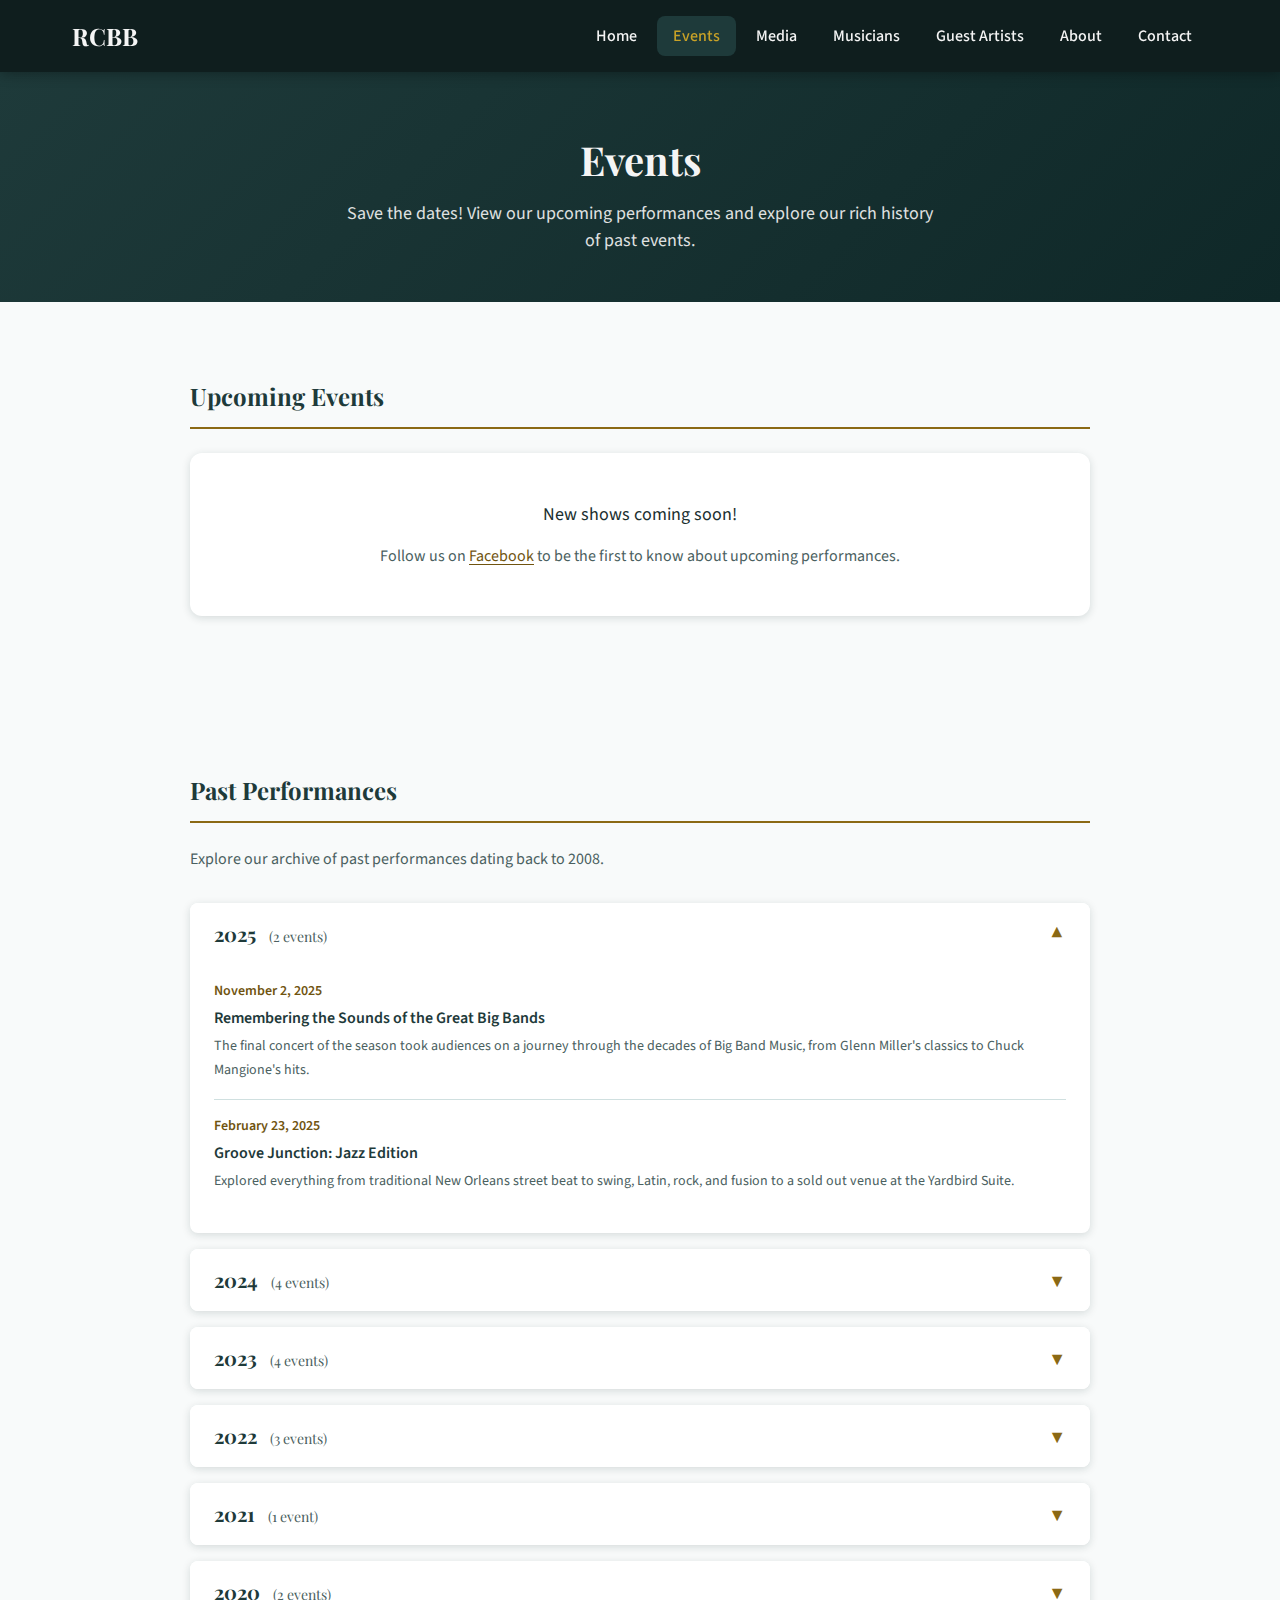
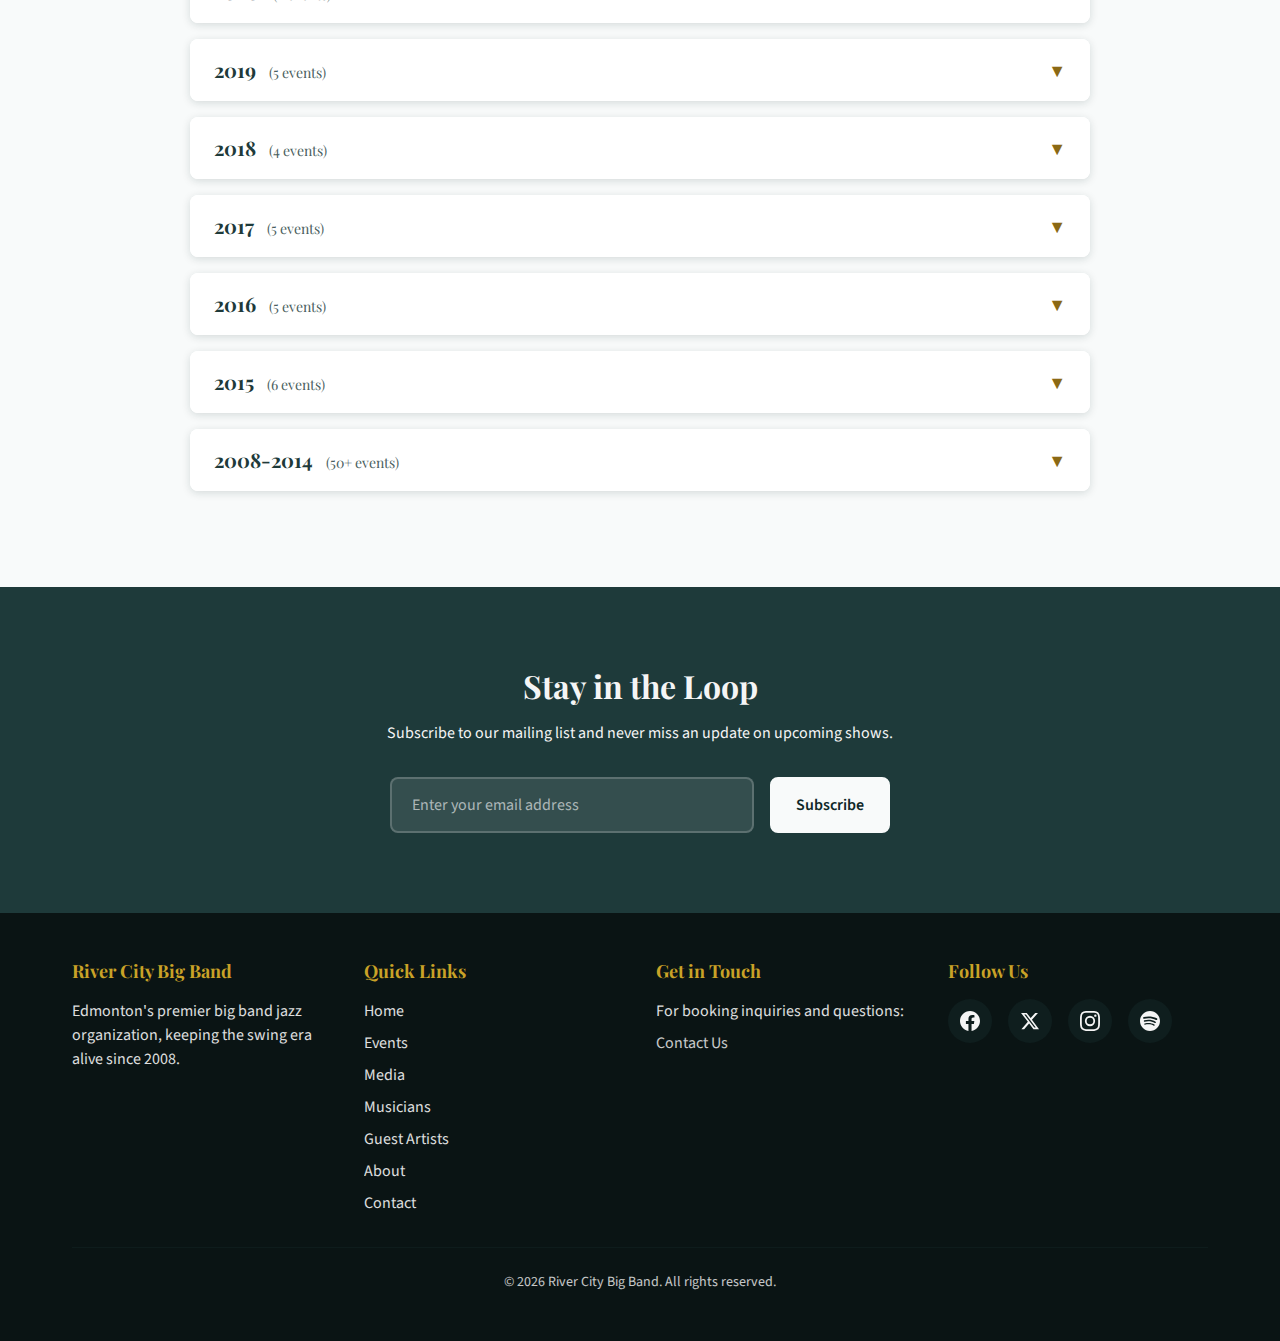
<file: events/index.html>
<!DOCTYPE html>
<html lang="en">
<!-- =============================================================================
  RIVER CITY BIG BAND - EVENTS PAGE
  =============================================================================
  
  This page displays upcoming events (from events.js) and a comprehensive
  archive of past events from 2008-2025.
  
  UPCOMING EVENTS: Pulled dynamically from events.js
  PAST EVENTS: Manually curated from past-events.md
  
  =========================================================================== -->
<head>
  <meta charset="UTF-8">
  <meta name="viewport" content="width=device-width, initial-scale=1.0">
  <title>Events | River City Big Band</title>
  <meta name="description" content="View upcoming River City Big Band performances and explore our extensive archive of past events dating back to 2008.">
  
  <!-- Fonts -->
  <link rel="preconnect" href="https://fonts.googleapis.com">
  <link rel="preconnect" href="https://fonts.gstatic.com" crossorigin>
  <link href="https://fonts.googleapis.com/css2?family=Playfair+Display:wght@400;700&family=Source+Sans+3:wght@400;500;600;700&display=swap" rel="stylesheet">
  <link rel="stylesheet" href="../style.css">
  
  <!-- Page-specific styles -->
  <style>
    /* -------------------------------------------------------------------------
     * PAGE HEADER
     * ----------------------------------------------------------------------- */
    .page-header {
      background: linear-gradient(135deg, var(--color-primary) 0%, var(--color-primary-dark) 100%);
      color: var(--color-text-on-dark);
      padding: var(--space-16) var(--space-4) var(--space-12);
      text-align: center;
    }
    
    .page-header h1 {
      color: var(--color-text-on-dark);
      margin-bottom: var(--space-4);
    }
    
    .page-header p {
      max-width: 600px;
      margin: 0 auto;
      font-size: var(--text-lg);
      opacity: 0.9;
    }
    
    /* -------------------------------------------------------------------------
     * SECTION STYLING
     * ----------------------------------------------------------------------- */
    .events-section {
      max-width: 900px;
      margin: 0 auto;
    }
    
    .section-title {
      font-size: var(--text-2xl);
      color: var(--color-primary);
      margin-bottom: var(--space-6);
      padding-bottom: var(--space-4);
      border-bottom: 2px solid var(--color-brass);
    }
    
    /* -------------------------------------------------------------------------
     * UPCOMING EVENTS GRID
     * ----------------------------------------------------------------------- */
    .upcoming-events-grid {
      display: grid;
      gap: var(--space-6);
    }
    
    @media (min-width: 640px) {
      .upcoming-events-grid {
        grid-template-columns: repeat(2, 1fr);
      }
    }
    
    @media (min-width: 1024px) {
      .upcoming-events-grid {
        grid-template-columns: repeat(3, 1fr);
      }
    }
    
    /* -------------------------------------------------------------------------
     * PAST EVENTS - COLLAPSIBLE YEARS
     * ----------------------------------------------------------------------- */
    .past-events-section {
      background: var(--color-cream);
    }
    
    .year-group {
      margin-bottom: var(--space-4);
      background: var(--color-white);
      border-radius: var(--border-radius);
      overflow: hidden;
      box-shadow: 0 2px 8px var(--color-shadow);
    }
    
    .year-header {
      display: flex;
      justify-content: space-between;
      align-items: center;
      padding: var(--space-4) var(--space-6);
      background: var(--color-white);
      border: none;
      width: 100%;
      cursor: pointer;
      font-family: var(--font-heading);
      font-size: var(--text-xl);
      font-weight: var(--font-bold);
      color: var(--color-primary);
      transition: background-color var(--transition-fast);
    }
    
    .year-header:hover {
      background: var(--color-cream);
    }
    
    .year-header:focus {
      outline: 2px solid var(--color-brass);
      outline-offset: -2px;
    }
    
    .year-toggle {
      font-size: var(--text-lg);
      transition: transform var(--transition-fast);
      color: var(--color-brass);
    }
    
    .year-header[aria-expanded="true"] .year-toggle {
      transform: rotate(180deg);
    }
    
    .year-events {
      display: none;
      padding: 0 var(--space-6) var(--space-6);
    }
    
    .year-events.is-open {
      display: block;
    }
    
    /* Individual past event */
    .past-event {
      padding: var(--space-4) 0;
      border-bottom: 1px solid var(--color-border);
    }
    
    .past-event:last-child {
      border-bottom: none;
    }
    
    .past-event-date {
      font-weight: var(--font-semibold);
      color: var(--color-brass-dark);
      font-size: var(--text-sm);
      margin-bottom: var(--space-1);
    }
    
    .past-event-title {
      font-weight: var(--font-semibold);
      color: var(--color-primary);
      margin-bottom: var(--space-1);
    }
    
    .past-event-description {
      font-size: var(--text-sm);
      color: var(--color-text-light);
      line-height: var(--leading-relaxed);
    }
    
    /* Event count badge */
    .event-count {
      font-size: var(--text-sm);
      font-weight: var(--font-normal);
      color: var(--color-text-light);
      margin-left: var(--space-2);
    }
  </style>
</head>

<body>
  <!-- Skip Link for Accessibility -->
  <a href="#main-content" class="skip-link">Skip to main content</a>

  <!-- ===========================================================================
    HEADER & NAVIGATION
    =========================================================================== -->
  <header class="site-header">
    <div class="container header-inner">
      <a href="../" class="site-logo" aria-label="River City Big Band - Home">
        <span class="site-logo-text">RCBB</span>
      </a>
      
      <button class="nav-toggle" aria-expanded="false" aria-controls="main-navigation" aria-label="Toggle navigation menu">
        <span></span>
        <span></span>
        <span></span>
      </button>
      
      <nav id="main-navigation" class="main-nav" aria-label="Main navigation">
        <ul class="nav-list">
          <li><a href="../" class="nav-link">Home</a></li>
          <li><a href="../events/" class="nav-link" aria-current="page">Events</a></li>
          <li><a href="../media/" class="nav-link">Media</a></li>
          <li><a href="../musicians/" class="nav-link">Musicians</a></li>
          <li><a href="../guest-artists/" class="nav-link">Guest Artists</a></li>
          <li><a href="../about/" class="nav-link">About</a></li>
          <li><a href="../contact/" class="nav-link">Contact</a></li>
        </ul>
      </nav>
    </div>
  </header>

  <!-- ===========================================================================
    MAIN CONTENT
    =========================================================================== -->
  <main id="main-content">
    
    <!-- Page Header -->
    <section class="page-header">
      <div class="container">
        <h1>Events</h1>
        <p>Save the dates! View our upcoming performances and explore our rich history of past events.</p>
      </div>
    </section>

    <!-- Upcoming Events Section -->
    <section class="section" aria-labelledby="upcoming-heading">
      <div class="container">
        <div class="events-section">
          <h2 id="upcoming-heading" class="section-title">Upcoming Events</h2>
          
          <div id="events-container" class="upcoming-events-grid" role="list" aria-label="Upcoming events">
            <noscript>
              <p>
                Please enable JavaScript to see our upcoming events, or 
                <a href="../contact/">contact us</a> for performance information.
              </p>
            </noscript>
          </div>
        </div>
      </div>
    </section>

    <!-- Past Events Section -->
    <section class="section past-events-section" aria-labelledby="past-heading">
      <div class="container">
        <div class="events-section">
          <h2 id="past-heading" class="section-title">Past Performances</h2>
          <p style="margin-bottom: var(--space-8); color: var(--color-text-light);">
            Explore our archive of past performances dating back to 2008.
          </p>
          
          <!-- 2025 -->
          <div class="year-group">
            <button class="year-header" aria-expanded="true" aria-controls="events-2025">
              <span>2025 <span class="event-count">(2 events)</span></span>
              <span class="year-toggle" aria-hidden="true">▼</span>
            </button>
            <div id="events-2025" class="year-events is-open">
              <div class="past-event">
                <div class="past-event-date">November 2, 2025</div>
                <div class="past-event-title">Remembering the Sounds of the Great Big Bands</div>
                <p class="past-event-description">The final concert of the season took audiences on a journey through the decades of Big Band Music, from Glenn Miller's classics to Chuck Mangione's hits.</p>
              </div>
              <div class="past-event">
                <div class="past-event-date">February 23, 2025</div>
                <div class="past-event-title">Groove Junction: Jazz Edition</div>
                <p class="past-event-description">Explored everything from traditional New Orleans street beat to swing, Latin, rock, and fusion to a sold out venue at the Yardbird Suite.</p>
              </div>
            </div>
          </div>
          
          <!-- 2024 -->
          <div class="year-group">
            <button class="year-header" aria-expanded="false" aria-controls="events-2024">
              <span>2024 <span class="event-count">(4 events)</span></span>
              <span class="year-toggle" aria-hidden="true">▼</span>
            </button>
            <div id="events-2024" class="year-events">
              <div class="past-event">
                <div class="past-event-date">November 3, 2024</div>
                <div class="past-event-title">Fall Leaves</div>
                <p class="past-event-description">With special guests Joel Gray (conductor) and Chandelle Rimmer (vocals), the band opened the 2024/2025 season with the sounds of Fall at the Yardbird Suite.</p>
              </div>
              <div class="past-event">
                <div class="past-event-date">May 5, 2024</div>
                <div class="past-event-title">The Planets and Beyond</div>
                <p class="past-event-description">Sold out show featuring six new commissioned works and the world premiere of Gustav Holst's "The Planets" reimagined for Big Band by Allan Gilliland.</p>
              </div>
              <div class="past-event">
                <div class="past-event-date">March 16, 2024</div>
                <div class="past-event-title">Horizon Stage Performance</div>
                <p class="past-event-description">Performance at the Horizon Stage in Spruce Grove.</p>
              </div>
              <div class="past-event">
                <div class="past-event-date">February 4, 2024</div>
                <div class="past-event-title">Jazzy Friends: Larry Schrum</div>
                <p class="past-event-description">Sold out show at the Yardbird Suite featuring former Music Director and good friend Larry Schrum.</p>
              </div>
            </div>
          </div>
          
          <!-- 2023 -->
          <div class="year-group">
            <button class="year-header" aria-expanded="false" aria-controls="events-2023">
              <span>2023 <span class="event-count">(4 events)</span></span>
              <span class="year-toggle" aria-hidden="true">▼</span>
            </button>
            <div id="events-2023" class="year-events">
              <div class="past-event">
                <div class="past-event-date">December 9, 2023</div>
                <div class="past-event-title">A Jazzy Christmas</div>
                <p class="past-event-description">Annual holiday performance with the River City Big Band.</p>
              </div>
              <div class="past-event">
                <div class="past-event-date">May 7, 2023</div>
                <div class="past-event-title">Latin Roots and Dynamic Grooves</div>
                <p class="past-event-description">Sold out show at the Yardbird Suite with special guests Manny Valencia, Rene Abaunza, and Nathan Ouellette.</p>
              </div>
              <div class="past-event">
                <div class="past-event-date">March 15, 2023</div>
                <div class="past-event-title">Alberta International Band Festival</div>
                <p class="past-event-description">Performance with Edmonton Winds at the Alberta International Band Festival.</p>
              </div>
              <div class="past-event">
                <div class="past-event-date">February 5, 2023</div>
                <div class="past-event-title">Pictures, Planets and the RCBB</div>
                <p class="past-event-description">When Big Band Jazz Meets Classical! Classic themes through a jazz lens - swing, latin, and fusion interpretations of symphonic music.</p>
              </div>
            </div>
          </div>
          
          <!-- 2022 -->
          <div class="year-group">
            <button class="year-header" aria-expanded="false" aria-controls="events-2022">
              <span>2022 <span class="event-count">(3 events)</span></span>
              <span class="year-toggle" aria-hidden="true">▼</span>
            </button>
            <div id="events-2022" class="year-events">
              <div class="past-event">
                <div class="past-event-date">October 30, 2022</div>
                <div class="past-event-title">Ellington: Artistry &amp; Influence</div>
                <p class="past-event-description">Full house at the Yardbird Suite celebrating music written, arranged, and inspired by Duke Ellington and the Ellington Big Band.</p>
              </div>
              <div class="past-event">
                <div class="past-event-date">September 18, 2022</div>
                <div class="past-event-title">The Fab Four and More</div>
                <p class="past-event-description">Main stage at the Kaleido Family Arts Festival featuring Beatles hits re-imagined for jazz orchestra.</p>
              </div>
              <div class="past-event">
                <div class="past-event-date">May 15, 2022</div>
                <div class="past-event-title">Full Spectrum: The Evolution of the Big Band</div>
                <p class="past-event-description">Kicking off the 2022 season with the changing sounds of big bands from the 1920s to the early 2000s.</p>
              </div>
            </div>
          </div>
          
          <!-- 2021 -->
          <div class="year-group">
            <button class="year-header" aria-expanded="false" aria-controls="events-2021">
              <span>2021 <span class="event-count">(1 event)</span></span>
              <span class="year-toggle" aria-hidden="true">▼</span>
            </button>
            <div id="events-2021" class="year-events">
              <div class="past-event">
                <div class="past-event-date">November 21, 2021</div>
                <div class="past-event-title">Basie Straight Ahead and More</div>
                <p class="past-event-description">After over a year away from the stage, RCBB returned to a sold out show at the Yardbird Suite, recreating two of the greatest recordings by the Count Basie Orchestra.</p>
              </div>
            </div>
          </div>
          
          <!-- 2020 -->
          <div class="year-group">
            <button class="year-header" aria-expanded="false" aria-controls="events-2020">
              <span>2020 <span class="event-count">(2 events)</span></span>
              <span class="year-toggle" aria-hidden="true">▼</span>
            </button>
            <div id="events-2020" class="year-events">
              <div class="past-event">
                <div class="past-event-date">January 26, 2020</div>
                <div class="past-event-title">The Fab Four and More (Show #2)</div>
                <p class="past-event-description">Beatles hits re-imagined for jazz orchestra, featuring guest vocalist and guitarist Robert Walsh.</p>
              </div>
              <div class="past-event">
                <div class="past-event-date">January 25, 2020</div>
                <div class="past-event-title">The Fab Four and More</div>
                <p class="past-event-description">Beatles hits re-imagined for jazz orchestra.</p>
              </div>
            </div>
          </div>
          
          <!-- 2019 -->
          <div class="year-group">
            <button class="year-header" aria-expanded="false" aria-controls="events-2019">
              <span>2019 <span class="event-count">(5 events)</span></span>
              <span class="year-toggle" aria-hidden="true">▼</span>
            </button>
            <div id="events-2019" class="year-events">
              <div class="past-event">
                <div class="past-event-date">October 20, 2019</div>
                <div class="past-event-title">The Magic of Miles</div>
                <p class="past-event-description">Sold out show at the Yardbird Suite honoring Miles Davis and his legendary sound.</p>
              </div>
              <div class="past-event">
                <div class="past-event-date">September 14, 2019</div>
                <div class="past-event-title">Kaleido Family Arts Festival</div>
                <p class="past-event-description">Performance featuring the big hits from the 70s.</p>
              </div>
              <div class="past-event">
                <div class="past-event-date">May 22, 2019</div>
                <div class="past-event-title">Here Comes the 70s</div>
                <p class="past-event-description">Horn band hits of Stevie Wonder and more at Fort Edmonton Park, featuring vocalist Bernard Quilala.</p>
              </div>
              <div class="past-event">
                <div class="past-event-date">February 20, 2019</div>
                <div class="past-event-title">Oh Canada!</div>
                <p class="past-event-description">A celebration of Canadian Big Band Jazz featuring special guest Kent Sangster.</p>
              </div>
              <div class="past-event">
                <div class="past-event-date">December 19, 2018</div>
                <div class="past-event-title">A Swingin' Christmas &amp; Cool Yule</div>
                <p class="past-event-description">With musical director Raymond Baril and vocalist Chandelle Rimmer, plus opening guest performance by W.P. Wagner High School Jazz Band.</p>
              </div>
            </div>
          </div>
          
          <!-- 2018 -->
          <div class="year-group">
            <button class="year-header" aria-expanded="false" aria-controls="events-2018">
              <span>2018 <span class="event-count">(4 events)</span></span>
              <span class="year-toggle" aria-hidden="true">▼</span>
            </button>
            <div id="events-2018" class="year-events">
              <div class="past-event">
                <div class="past-event-date">October 21, 2018</div>
                <div class="past-event-title">Woody Meets Stan</div>
                <p class="past-event-description">The music of the Herman and Kenton Big Bands through the decades. Packed house celebrating 5 decades of iconic music.</p>
              </div>
              <div class="past-event">
                <div class="past-event-date">May 12, 2018</div>
                <div class="past-event-title">Big Band Steely Dan Jazz</div>
                <p class="past-event-description">Fabulous arrangements from the legendary band Steely Dan.</p>
              </div>
              <div class="past-event">
                <div class="past-event-date">February 17, 2018</div>
                <div class="past-event-title">Maria Manna - Jazz at the Oasis</div>
                <p class="past-event-description">Musical tribute to Natalie Cole and fundraiser for the Kidney Foundation.</p>
              </div>
              <div class="past-event">
                <div class="past-event-date">February 20, 2018</div>
                <div class="past-event-title">Kent Sangster - Oh Canada!</div>
                <p class="past-event-description">Featuring Edmonton's own saxophonist, composer, and arranger Kent Sangster.</p>
              </div>
            </div>
          </div>
          
          <!-- 2017 -->
          <div class="year-group">
            <button class="year-header" aria-expanded="false" aria-controls="events-2017">
              <span>2017 <span class="event-count">(5 events)</span></span>
              <span class="year-toggle" aria-hidden="true">▼</span>
            </button>
            <div id="events-2017" class="year-events">
              <div class="past-event">
                <div class="past-event-date">October 28, 2017</div>
                <div class="past-event-title">Eric Marienthal - Jazz at the Oasis</div>
                <p class="past-event-description">Featuring 2-time Grammy Award-winning saxophonist Eric Marienthal.</p>
              </div>
              <div class="past-event">
                <div class="past-event-date">October 27, 2017</div>
                <div class="past-event-title">Music Conference Alberta</div>
                <p class="past-event-description">Special event performance with guest artist Eric Marienthal.</p>
              </div>
              <div class="past-event">
                <div class="past-event-date">June 11, 2017</div>
                <div class="past-event-title">Joint Concert with Gateway Big Band</div>
                <p class="past-event-description">Year-end joint concert at Riverdale Community Hall.</p>
              </div>
              <div class="past-event">
                <div class="past-event-date">March 15, 2017</div>
                <div class="past-event-title">Alberta International Band Festivals</div>
                <p class="past-event-description">Feature Artist concert at AIBF 2017.</p>
              </div>
              <div class="past-event">
                <div class="past-event-date">February 11, 2017</div>
                <div class="past-event-title">Tommy Banks &amp; Mallory Chipman</div>
                <p class="past-event-description">Sold out Jazz at the Oasis concert featuring legendary pianist Tommy Banks and special guest Mallory Chipman.</p>
              </div>
            </div>
          </div>
          
          <!-- 2016 -->
          <div class="year-group">
            <button class="year-header" aria-expanded="false" aria-controls="events-2016">
              <span>2016 <span class="event-count">(5 events)</span></span>
              <span class="year-toggle" aria-hidden="true">▼</span>
            </button>
            <div id="events-2016" class="year-events">
              <div class="past-event">
                <div class="past-event-date">October 22, 2016</div>
                <div class="past-event-title">Wayne Bergeron - Jazz at the Oasis</div>
                <p class="past-event-description">Season opener featuring the legendary trumpeter Wayne Bergeron.</p>
              </div>
              <div class="past-event">
                <div class="past-event-date">October 21, 2016</div>
                <div class="past-event-title">Music Conference Alberta</div>
                <p class="past-event-description">Special event in Banff, Alberta with guest artist Wayne Bergeron.</p>
              </div>
              <div class="past-event">
                <div class="past-event-date">June 4, 2016</div>
                <div class="past-event-title">Triple Big Band Event</div>
                <p class="past-event-description">Concert with The Westwinds Jazz Band from Calgary and the St. Albert Community Band.</p>
              </div>
              <div class="past-event">
                <div class="past-event-date">April 30, 2016</div>
                <div class="past-event-title">Two Blue - Jazz at the Oasis</div>
                <p class="past-event-description">Final show of the series featuring Canada's hottest Blues duo, Two Blue.</p>
              </div>
              <div class="past-event">
                <div class="past-event-date">February 13, 2016</div>
                <div class="past-event-title">Carol Welsman - Jazz at the Oasis</div>
                <p class="past-event-description">Full house performance with one of Canada's premier jazz vocalists.</p>
              </div>
            </div>
          </div>
          
          <!-- 2015 -->
          <div class="year-group">
            <button class="year-header" aria-expanded="false" aria-controls="events-2015">
              <span>2015 <span class="event-count">(6 events)</span></span>
              <span class="year-toggle" aria-hidden="true">▼</span>
            </button>
            <div id="events-2015" class="year-events">
              <div class="past-event">
                <div class="past-event-date">December 19, 2015</div>
                <div class="past-event-title">Christmas Special - Horizon Theatre</div>
                <p class="past-event-description">Sold out Christmas show in Spruce Grove.</p>
              </div>
              <div class="past-event">
                <div class="past-event-date">December 17, 2015</div>
                <div class="past-event-title">Christmas Special - Yardbird Suite</div>
                <p class="past-event-description">Jazzy Christmas Show at the Yardbird Suite.</p>
              </div>
              <div class="past-event">
                <div class="past-event-date">December 11, 2015</div>
                <div class="past-event-title">Christmas Special - Dow Centennial Centre</div>
                <p class="past-event-description">Jazzy Christmas Show at the Shell Theatre.</p>
              </div>
              <div class="past-event">
                <div class="past-event-date">October 17, 2015</div>
                <div class="past-event-title">Wycliffe Gordon - Jazz at the Oasis</div>
                <p class="past-event-description">20th anniversary season opener with Wycliffe Gordon, World's #1 trombone player (Downbeat Magazine 2012-2014).</p>
              </div>
              <div class="past-event">
                <div class="past-event-date">May 28, 2015</div>
                <div class="past-event-title">Season Finale - Yardbird Suite</div>
                <p class="past-event-description">Sold out 2015 Season Finale Show.</p>
              </div>
              <div class="past-event">
                <div class="past-event-date">May 9, 2015</div>
                <div class="past-event-title">Big Band Double Bill</div>
                <p class="past-event-description">Joint concert with Calgary's Westwinds Jazz Orchestra.</p>
              </div>
            </div>
          </div>
          
          <!-- 2014 and earlier - collapsed summary -->
          <div class="year-group">
            <button class="year-header" aria-expanded="false" aria-controls="events-earlier">
              <span>2008-2014 <span class="event-count">(50+ events)</span></span>
              <span class="year-toggle" aria-hidden="true">▼</span>
            </button>
            <div id="events-earlier" class="year-events">
              <div class="past-event">
                <div class="past-event-date">2014</div>
                <div class="past-event-title">Edmonton International Jazz Festival</div>
                <p class="past-event-description">Three big bands, one stage at the Big Band Event.</p>
              </div>
              <div class="past-event">
                <div class="past-event-date">2013</div>
                <div class="past-event-title">CD Release - "River"</div>
                <p class="past-event-description">Release party for second CD at St. Albert's Arden Theatre with Chandelle Rimmer.</p>
              </div>
              <div class="past-event">
                <div class="past-event-date">2012</div>
                <div class="past-event-title">Brassfire with Jens Lindemann</div>
                <p class="past-event-description">Festival Place performance with trumpet soloist Jens Lindemann and vocalist Chandelle Rimmer.</p>
              </div>
              <div class="past-event">
                <div class="past-event-date">2011</div>
                <div class="past-event-title">Come Fly With Me</div>
                <p class="past-event-description">Tribute to big band singers at Festival Place with Chandelle Rimmer and Johan Brinkman.</p>
              </div>
              <div class="past-event">
                <div class="past-event-date">2010</div>
                <div class="past-event-title">CD Release - "Just Friends"</div>
                <p class="past-event-description">First CD release party at the Yardbird Suite. Standing room only with Chandelle Rimmer and Nathan Hay.</p>
              </div>
              <div class="past-event">
                <div class="past-event-date">2010</div>
                <div class="past-event-title">Simone on Simone</div>
                <p class="past-event-description">Sold out show at Festival Place with Nina Simone's daughter performing a retrospective of her mother's music.</p>
              </div>
              <div class="past-event">
                <div class="past-event-date">2009</div>
                <div class="past-event-title">The Big Band Hits of World War II</div>
                <p class="past-event-description">Festival Place and Westlock Cultural Arts Theatre with narrator Colin MacLean and vocalist Chandelle Rimmer.</p>
              </div>
              <div class="past-event">
                <div class="past-event-date">2008</div>
                <div class="past-event-title">A Jazzy Christmas - Winspear Centre</div>
                <p class="past-event-description">Inaugural major venue performance with vocalist Shelley Jones and host Colin MacLean.</p>
              </div>
              <div class="past-event">
                <div class="past-event-date">October 2008</div>
                <div class="past-event-title">Jazz! - Yardbird Suite</div>
                <p class="past-event-description">Early performance featuring vocalist Chandelle Rimmer at Edmonton's landmark jazz venue.</p>
              </div>
            </div>
          </div>
          
        </div>
      </div>
    </section>

    <!-- NEWSLETTER SECTION -->
    <section class="section newsletter-section section--dark" aria-labelledby="newsletter-heading">
      <div class="container">
        <h2 id="newsletter-heading">Stay in the Loop</h2>
        <p>Subscribe to our mailing list and never miss an update on upcoming shows.</p>
        
        <form class="newsletter-form" action="#" method="POST">
          <input 
            type="email" 
            name="email" 
            class="newsletter-input" 
            placeholder="Enter your email address" 
            aria-label="Email address"
            required
          >
          <button type="submit" class="btn btn--light">Subscribe</button>
        </form>
      </div>
    </section>

  </main>

  <!-- ===========================================================================
    FOOTER
    =========================================================================== -->
  <footer class="site-footer">
    <div class="container">
      <div class="footer-content">
        <div class="footer-section">
          <h3>River City Big Band</h3>
          <p>Edmonton's premier big band jazz organization, keeping the swing era alive since 2008.</p>
        </div>
        
        <div class="footer-section">
          <h3>Quick Links</h3>
          <nav class="footer-nav" aria-label="Footer navigation">
            <a href="../" class="footer-link">Home</a>
            <a href="../events/" class="footer-link">Events</a>
            <a href="../media/" class="footer-link">Media</a>
            <a href="../musicians/" class="footer-link">Musicians</a>
            <a href="../guest-artists/" class="footer-link">Guest Artists</a>
            <a href="../about/" class="footer-link">About</a>
            <a href="../contact/" class="footer-link">Contact</a>
          </nav>
        </div>
        
        <div class="footer-section">
          <h3>Get in Touch</h3>
          <p>For booking inquiries and questions:</p>
          <p><a href="../contact/" class="footer-link">Contact Us</a></p>
        </div>
        
        <div class="footer-section">
          <h3>Follow Us</h3>
          <div class="social-links">
            <a href="https://www.facebook.com/pages/River-City-Big-Band/140394659353441" class="social-link" aria-label="Facebook" target="_blank" rel="noopener noreferrer">
              <svg width="20" height="20" fill="currentColor" viewBox="0 0 24 24" aria-hidden="true">
                <path d="M24 12.073c0-6.627-5.373-12-12-12s-12 5.373-12 12c0 5.99 4.388 10.954 10.125 11.854v-8.385H7.078v-3.47h3.047V9.43c0-3.007 1.792-4.669 4.533-4.669 1.312 0 2.686.235 2.686.235v2.953H15.83c-1.491 0-1.956.925-1.956 1.874v2.25h3.328l-.532 3.47h-2.796v8.385C19.612 23.027 24 18.062 24 12.073z"/>
              </svg>
            </a>
            <a href="https://twitter.com/RCBB_edmonton" class="social-link" aria-label="Twitter / X" target="_blank" rel="noopener noreferrer">
              <svg width="20" height="20" fill="currentColor" viewBox="0 0 24 24" aria-hidden="true">
                <path d="M18.244 2.25h3.308l-7.227 8.26 8.502 11.24H16.17l-5.214-6.817L4.99 21.75H1.68l7.73-8.835L1.254 2.25H8.08l4.713 6.231zm-1.161 17.52h1.833L7.084 4.126H5.117z"/>
              </svg>
            </a>
            <a href="https://www.instagram.com/river_city_big_band/" class="social-link" aria-label="Instagram" target="_blank" rel="noopener noreferrer">
              <svg width="20" height="20" fill="currentColor" viewBox="0 0 24 24" aria-hidden="true">
                <path d="M12 2.163c3.204 0 3.584.012 4.85.07 3.252.148 4.771 1.691 4.919 4.919.058 1.265.069 1.645.069 4.849 0 3.205-.012 3.584-.069 4.849-.149 3.225-1.664 4.771-4.919 4.919-1.266.058-1.644.07-4.85.07-3.204 0-3.584-.012-4.849-.07-3.26-.149-4.771-1.699-4.919-4.92-.058-1.265-.07-1.644-.07-4.849 0-3.204.013-3.583.07-4.849.149-3.227 1.664-4.771 4.919-4.919 1.266-.057 1.645-.069 4.849-.069zM12 0C8.741 0 8.333.014 7.053.072 2.695.272.273 2.69.073 7.052.014 8.333 0 8.741 0 12c0 3.259.014 3.668.072 4.948.2 4.358 2.618 6.78 6.98 6.98C8.333 23.986 8.741 24 12 24c3.259 0 3.668-.014 4.948-.072 4.354-.2 6.782-2.618 6.979-6.98.059-1.28.073-1.689.073-4.948 0-3.259-.014-3.667-.072-4.947-.196-4.354-2.617-6.78-6.979-6.98C15.668.014 15.259 0 12 0zm0 5.838a6.162 6.162 0 100 12.324 6.162 6.162 0 000-12.324zM12 16a4 4 0 110-8 4 4 0 010 8zm6.406-11.845a1.44 1.44 0 100 2.881 1.44 1.44 0 000-2.881z"/>
              </svg>
            </a>
            <a href="https://open.spotify.com/artist/52hEiwxDbKpkgjmu3PmJYm" class="social-link" aria-label="Spotify" target="_blank" rel="noopener noreferrer">
              <svg width="20" height="20" fill="currentColor" viewBox="0 0 24 24" aria-hidden="true">
                <path d="M12 0C5.4 0 0 5.4 0 12s5.4 12 12 12 12-5.4 12-12S18.66 0 12 0zm5.521 17.34c-.24.359-.66.48-1.021.24-2.82-1.74-6.36-2.101-10.561-1.141-.418.122-.779-.179-.899-.539-.12-.421.18-.78.54-.9 4.56-1.021 8.52-.6 11.64 1.32.42.18.479.659.301 1.02zm1.44-3.3c-.301.42-.841.6-1.262.3-3.239-1.98-8.159-2.58-11.939-1.38-.479.12-1.02-.12-1.14-.6-.12-.48.12-1.021.6-1.141C9.6 9.9 15 10.561 18.72 12.84c.361.181.54.78.241 1.2zm.12-3.36C15.24 8.4 8.82 8.16 5.16 9.301c-.6.179-1.2-.181-1.38-.721-.18-.601.18-1.2.72-1.381 4.26-1.26 11.28-1.02 15.721 1.621.539.3.719 1.02.419 1.56-.299.421-1.02.599-1.559.3z"/>
              </svg>
            </a>
          </div>
        </div>
      </div>
      
      <div class="footer-bottom">
        <p>&copy; <span id="current-year">2025</span> River City Big Band. All rights reserved.</p>
      </div>
    </div>
  </footer>

  <!-- ===========================================================================
    JAVASCRIPT
    =========================================================================== -->
  <script src="../events.js"></script>
  <script>
    /* Navigation Toggle for Mobile */
    const navToggle = document.querySelector('.nav-toggle');
    const mainNav = document.querySelector('.main-nav');
    
    navToggle.addEventListener('click', function() {
      const isOpen = navToggle.getAttribute('aria-expanded') === 'true';
      navToggle.setAttribute('aria-expanded', !isOpen);
      mainNav.classList.toggle('is-open');
    });
    
    /* Close nav when clicking outside */
    document.addEventListener('click', function(event) {
      if (!mainNav.contains(event.target) && !navToggle.contains(event.target)) {
        navToggle.setAttribute('aria-expanded', 'false');
        mainNav.classList.remove('is-open');
      }
    });
    
    /* Year accordion toggle */
    const yearHeaders = document.querySelectorAll('.year-header');
    
    yearHeaders.forEach(header => {
      header.addEventListener('click', function() {
        const isExpanded = this.getAttribute('aria-expanded') === 'true';
        const targetId = this.getAttribute('aria-controls');
        const target = document.getElementById(targetId);
        
        this.setAttribute('aria-expanded', !isExpanded);
        target.classList.toggle('is-open');
      });
    });
    
    /* Events Display - Upcoming Events */
    const eventsContainer = document.getElementById('events-container');
    
    if (typeof upcomingEvents !== 'undefined' && eventsContainer) {
      const today = new Date();
      today.setHours(0, 0, 0, 0);
      
      const futureEvents = upcomingEvents
        .filter(event => new Date(event.date) >= today)
        .sort((a, b) => new Date(a.date) - new Date(b.date));
      
      if (futureEvents.length === 0) {
        eventsContainer.innerHTML = `
          <div style="grid-column: 1 / -1; text-align: center; padding: 3rem; background: var(--color-white); border-radius: var(--border-radius-lg); box-shadow: 0 2px 8px var(--color-shadow);">
            <p style="font-size: 1.125rem; margin-bottom: 1rem; color: var(--color-text);">
              New shows coming soon!
            </p>
            <p style="color: var(--color-text-light);">
              Follow us on <a href="https://www.facebook.com/pages/River-City-Big-Band/140394659353441" target="_blank" rel="noopener">Facebook</a> 
              to be the first to know about upcoming performances.
            </p>
          </div>
        `;
      } else {
        const eventsHTML = futureEvents.map(event => {
          const eventDate = new Date(event.date);
          const day = eventDate.getDate();
          const month = eventDate.toLocaleDateString('en-US', { month: 'short' });
          
          const ticketButton = event.ticketLink 
            ? `<a href="${event.ticketLink}" class="btn btn--primary btn--sm" target="_blank" rel="noopener noreferrer">Get Tickets</a>`
            : '';
          
          return `
            <article class="event-card" role="listitem">
              <div class="event-date">
                <span class="event-date-day">${day}</span>
                <span class="event-date-month">${month}</span>
              </div>
              <h3 class="event-title">${event.venue}</h3>
              <p class="event-time">${event.time}</p>
              <p class="event-venue">${event.displayDate}</p>
              ${event.address ? `<p class="event-address">${event.address}</p>` : ''}
              <p class="event-description">${event.description}</p>
              <div class="event-actions">
                ${ticketButton}
              </div>
            </article>
          `;
        }).join('');
        
        eventsContainer.innerHTML = eventsHTML;
      }
    }
    
    /* Dynamic Year */
    const yearSpan = document.getElementById('current-year');
    if (yearSpan) yearSpan.textContent = new Date().getFullYear();
  </script>
</body>
</html>
</file>
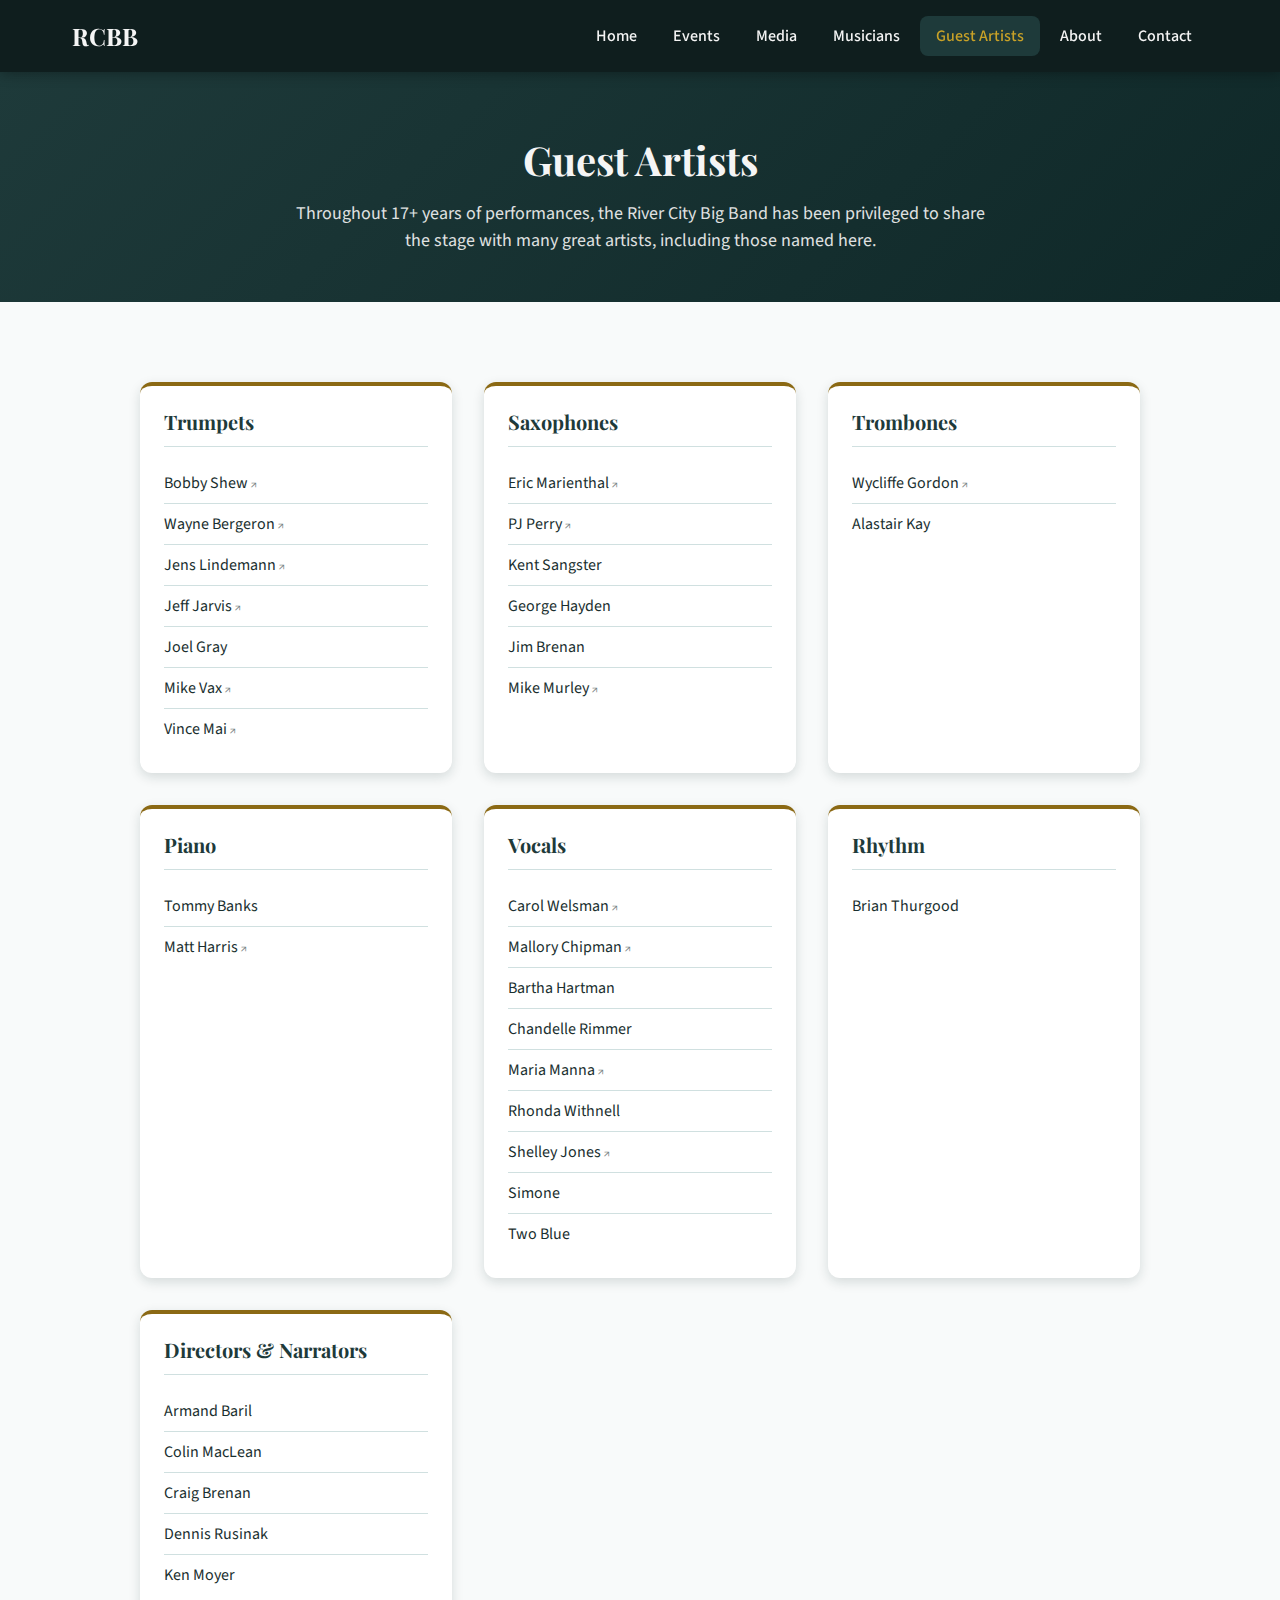
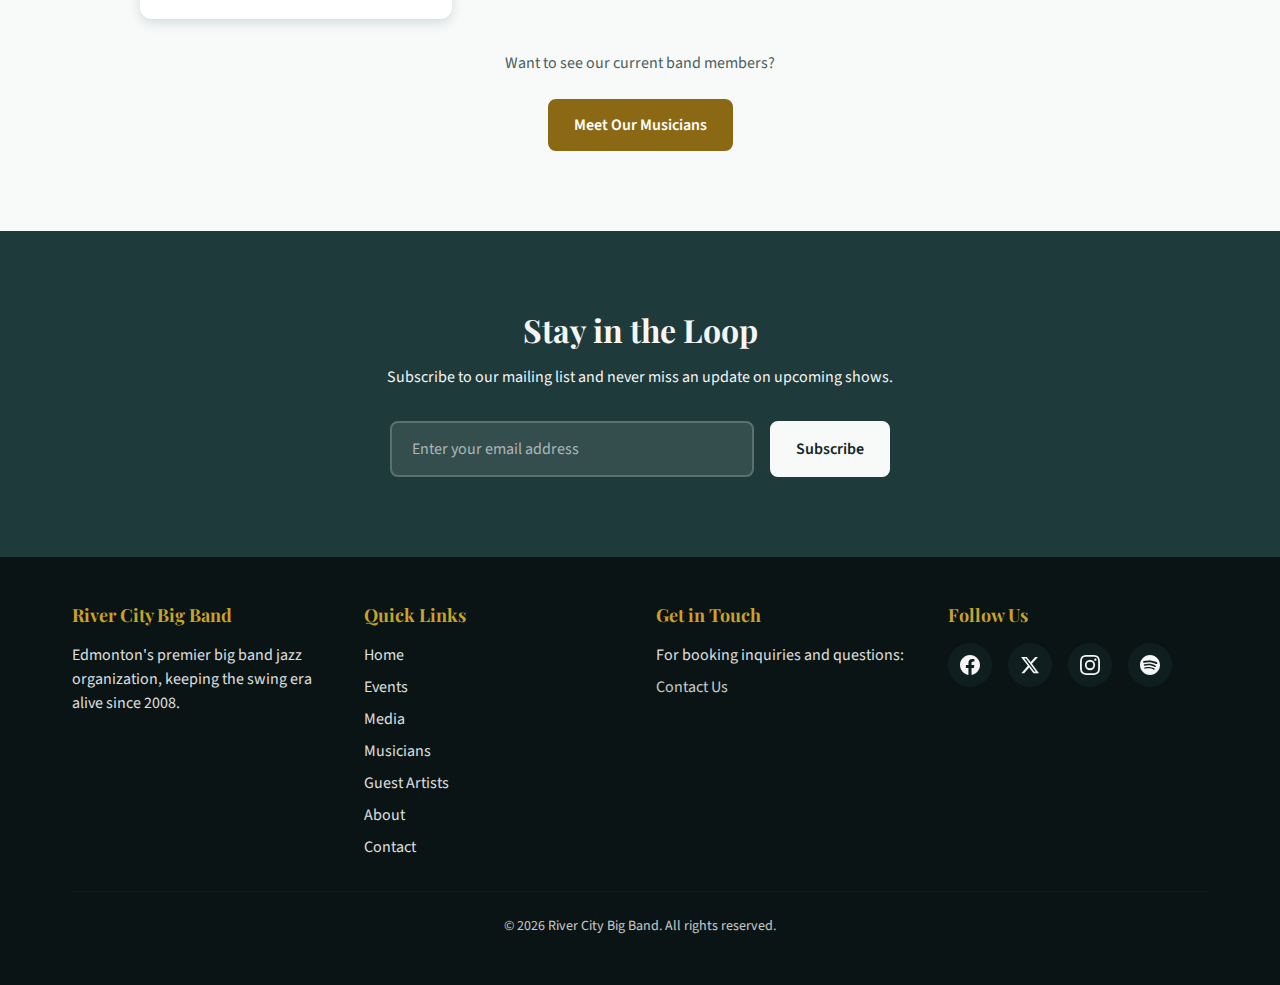
<file: guest-artists/index.html>
<!DOCTYPE html>
<html lang="en">
<!-- =============================================================================
  RIVER CITY BIG BAND - GUEST ARTISTS PAGE
  =============================================================================
  
  This page showcases the notable guest artists who have performed with RCBB
  over 17+ years of performances. Artists are organized by instrument section.
  
  =========================================================================== -->
<head>
  <meta charset="UTF-8">
  <meta name="viewport" content="width=device-width, initial-scale=1.0">
  <title>Guest Artists | River City Big Band</title>
  <meta name="description" content="Throughout 17+ years, River City Big Band has been privileged to share the stage with many great artists including Bobby Shew, Wayne Bergeron, Eric Marienthal, and Tommy Banks.">
  
  <!-- Fonts -->
  <link rel="preconnect" href="https://fonts.googleapis.com">
  <link rel="preconnect" href="https://fonts.gstatic.com" crossorigin>
  <link href="https://fonts.googleapis.com/css2?family=Playfair+Display:wght@400;700&family=Source+Sans+3:wght@400;500;600;700&display=swap" rel="stylesheet">
  <link rel="stylesheet" href="../style.css">
  
  <!-- Page-specific styles -->
  <style>
    /* -------------------------------------------------------------------------
     * PAGE HEADER
     * Full-width header with teal gradient background
     * ----------------------------------------------------------------------- */
    .page-header {
      background: linear-gradient(135deg, var(--color-primary) 0%, var(--color-primary-dark) 100%);
      color: var(--color-text-on-dark);
      padding: var(--space-16) var(--space-4) var(--space-12);
      text-align: center;
    }
    
    .page-header h1 {
      color: var(--color-text-on-dark);
      margin-bottom: var(--space-4);
    }
    
    .page-header p {
      max-width: 700px;
      margin: 0 auto;
      font-size: var(--text-lg);
      opacity: 0.9;
    }
    
    /* -------------------------------------------------------------------------
     * ARTIST SECTIONS
     * Each instrument section is displayed as a card with header and list
     * ----------------------------------------------------------------------- */
    .artists-container {
      display: grid;
      gap: var(--space-8);
      max-width: 1000px;
      margin: 0 auto;
    }
    
    @media (min-width: 768px) {
      .artists-container {
        grid-template-columns: repeat(2, 1fr);
      }
    }
    
    @media (min-width: 1024px) {
      .artists-container {
        grid-template-columns: repeat(3, 1fr);
      }
    }
    
    .artist-section {
      background: var(--color-white);
      border-radius: var(--border-radius-lg);
      padding: var(--space-6);
      box-shadow: 0 4px 12px var(--color-shadow);
      border-top: 4px solid var(--color-brass);
    }
    
    .artist-section h2 {
      font-size: var(--text-xl);
      color: var(--color-primary);
      margin-bottom: var(--space-4);
      padding-bottom: var(--space-3);
      border-bottom: 1px solid var(--color-border);
    }
    
    .artist-list {
      list-style: none;
    }
    
    .artist-list li {
      padding: var(--space-2) 0;
      border-bottom: 1px solid var(--color-border);
      color: var(--color-text);
    }
    
    .artist-list li:last-child {
      border-bottom: none;
    }
    
    /* Artist links */
    .artist-list a {
      color: var(--color-text);
      text-decoration: none;
      transition: color var(--transition-fast);
    }
    
    .artist-list a:hover,
    .artist-list a:focus {
      color: var(--color-primary);
      text-decoration: underline;
    }
    
    /* External link indicator */
    .artist-list a::after {
      content: ' ↗';
      font-size: 0.75em;
      opacity: 0.6;
    }
    
    /* Highlight for particularly notable artists */
    .artist-featured {
      font-weight: var(--font-semibold);
      color: var(--color-primary);
    }
    
    /* -------------------------------------------------------------------------
     * CTA SECTION
     * ----------------------------------------------------------------------- */
    .guest-cta {
      text-align: center;
      margin-top: var(--space-8);
    }
  </style>
</head>

<body>
  <!-- Skip Link for Accessibility -->
  <a href="#main-content" class="skip-link">Skip to main content</a>

  <!-- ===========================================================================
    HEADER & NAVIGATION
    =========================================================================== -->
  <header class="site-header">
    <div class="container header-inner">
      <a href="../" class="site-logo" aria-label="River City Big Band - Home">
        <span class="site-logo-text">RCBB</span>
      </a>
      
      <button class="nav-toggle" aria-expanded="false" aria-controls="main-navigation" aria-label="Toggle navigation menu">
        <span></span>
        <span></span>
        <span></span>
      </button>
      
      <nav id="main-navigation" class="main-nav" aria-label="Main navigation">
        <ul class="nav-list">
          <li><a href="../" class="nav-link">Home</a></li>
          <li><a href="../events/" class="nav-link">Events</a></li>
          <li><a href="../media/" class="nav-link">Media</a></li>
          <li><a href="../musicians/" class="nav-link">Musicians</a></li>
          <li><a href="../guest-artists/" class="nav-link" aria-current="page">Guest Artists</a></li>
          <li><a href="../about/" class="nav-link">About</a></li>
          <li><a href="../contact/" class="nav-link">Contact</a></li>
        </ul>
      </nav>
    </div>
  </header>

  <!-- ===========================================================================
    MAIN CONTENT
    =========================================================================== -->
  <main id="main-content">
    
    <!-- Page Header -->
    <section class="page-header">
      <div class="container">
        <h1>Guest Artists</h1>
        <p>
          Throughout 17+ years of performances, the River City Big Band has been 
          privileged to share the stage with many great artists, including those named here.
        </p>
      </div>
    </section>

    <!-- Guest Artists Grid -->
    <section class="section" aria-labelledby="artists-heading">
      <div class="container">
        <h2 id="artists-heading" class="sr-only">Guest Artists by Section</h2>
        
        <div class="artists-container">
          
          <!-- TRUMPETS -->
          <div class="artist-section">
            <h2>Trumpets</h2>
            <ul class="artist-list">
              <li><a href="https://www.bobbyshew.com/" target="_blank" rel="noopener noreferrer">Bobby Shew</a></li>
              <li><a href="https://www.waynebergeron.com/" target="_blank" rel="noopener noreferrer">Wayne Bergeron</a></li>
              <li><a href="http://www.trumpetsolo.com/" target="_blank" rel="noopener noreferrer">Jens Lindemann</a></li>
              <li><a href="https://www.ijazzmusic.com/pages/jeff-jarvis" target="_blank" rel="noopener noreferrer">Jeff Jarvis</a></li>
              <li>Joel Gray</li>
              <li><a href="https://www.mikevaxmusic.com/" target="_blank" rel="noopener noreferrer">Mike Vax</a></li>
              <li><a href="http://www.mai-music.com/" target="_blank" rel="noopener noreferrer">Vince Mai</a></li>
            </ul>
          </div>
          
          <!-- SAXOPHONES -->
          <div class="artist-section">
            <h2>Saxophones</h2>
            <ul class="artist-list">
              <li><a href="http://www.ericmarienthal.com/" target="_blank" rel="noopener noreferrer">Eric Marienthal</a></li>
              <li><a href="http://www.pjperry.com/" target="_blank" rel="noopener noreferrer">PJ Perry</a></li>
              <li>Kent Sangster</li>
              <li>George Hayden</li>
              <li>Jim Brenan</li>
              <li><a href="https://mikemurley.com/" target="_blank" rel="noopener noreferrer">Mike Murley</a></li>
            </ul>
          </div>
          
          <!-- TROMBONES -->
          <div class="artist-section">
            <h2>Trombones</h2>
            <ul class="artist-list">
              <li><a href="https://wycliffegordon.com/" target="_blank" rel="noopener noreferrer">Wycliffe Gordon</a></li>
              <li>Alastair Kay</li>
            </ul>
          </div>
          
          <!-- PIANO -->
          <div class="artist-section">
            <h2>Piano</h2>
            <ul class="artist-list">
              <li>Tommy Banks</li>
              <li><a href="https://mattharrismusic.com/" target="_blank" rel="noopener noreferrer">Matt Harris</a></li>
            </ul>
          </div>
          
          <!-- VOCALS -->
          <div class="artist-section">
            <h2>Vocals</h2>
            <ul class="artist-list">
              <li><a href="https://carolwelsman.com/" target="_blank" rel="noopener noreferrer">Carol Welsman</a></li>
              <li><a href="https://www.mallorychipmanmusic.com/" target="_blank" rel="noopener noreferrer">Mallory Chipman</a></li>
              <li>Bartha Hartman</li>
              <li>Chandelle Rimmer</li>
              <li><a href="https://www.mariamannamusic.com/" target="_blank" rel="noopener noreferrer">Maria Manna</a></li>
              <li>Rhonda Withnell</li>
              <li><a href="https://www.shelleytime.com/" target="_blank" rel="noopener noreferrer">Shelley Jones</a></li>
              <li>Simone</li>
              <li>Two Blue</li>
            </ul>
          </div>
          
          <!-- RHYTHM SECTION -->
          <div class="artist-section">
            <h2>Rhythm</h2>
            <ul class="artist-list">
              <li>Brian Thurgood</li>
            </ul>
          </div>
          
          <!-- DIRECTORS & NARRATORS -->
          <div class="artist-section">
            <h2>Directors &amp; Narrators</h2>
            <ul class="artist-list">
              <li>Armand Baril</li>
              <li>Colin MacLean</li>
              <li>Craig Brenan</li>
              <li>Dennis Rusinak</li>
              <li>Ken Moyer</li>
            </ul>
          </div>
          
        </div>
        
        <!-- CTA -->
        <div class="guest-cta">
          <p style="color: var(--color-text-light); margin-bottom: var(--space-6);">
            Want to see our current band members?
          </p>
          <a href="../musicians/" class="btn btn--primary">Meet Our Musicians</a>
        </div>
        
      </div>
    </section>

    <!-- NEWSLETTER SECTION -->
    <section class="section newsletter-section section--dark" aria-labelledby="newsletter-heading">
      <div class="container">
        <h2 id="newsletter-heading">Stay in the Loop</h2>
        <p>Subscribe to our mailing list and never miss an update on upcoming shows.</p>
        
        <form class="newsletter-form" action="#" method="POST">
          <input 
            type="email" 
            name="email" 
            class="newsletter-input" 
            placeholder="Enter your email address" 
            aria-label="Email address"
            required
          >
          <button type="submit" class="btn btn--light">Subscribe</button>
        </form>
      </div>
    </section>

  </main>

  <!-- ===========================================================================
    FOOTER
    =========================================================================== -->
  <footer class="site-footer">
    <div class="container">
      <div class="footer-content">
        <div class="footer-section">
          <h3>River City Big Band</h3>
          <p>Edmonton's premier big band jazz organization, keeping the swing era alive since 2008.</p>
        </div>
        
        <div class="footer-section">
          <h3>Quick Links</h3>
          <nav class="footer-nav" aria-label="Footer navigation">
            <a href="../" class="footer-link">Home</a>
            <a href="../events/" class="footer-link">Events</a>
            <a href="../media/" class="footer-link">Media</a>
            <a href="../musicians/" class="footer-link">Musicians</a>
            <a href="../guest-artists/" class="footer-link">Guest Artists</a>
            <a href="../about/" class="footer-link">About</a>
            <a href="../contact/" class="footer-link">Contact</a>
          </nav>
        </div>
        
        <div class="footer-section">
          <h3>Get in Touch</h3>
          <p>For booking inquiries and questions:</p>
          <p><a href="../contact/" class="footer-link">Contact Us</a></p>
        </div>
        
        <div class="footer-section">
          <h3>Follow Us</h3>
          <div class="social-links">
            <a href="https://www.facebook.com/pages/River-City-Big-Band/140394659353441" class="social-link" aria-label="Facebook" target="_blank" rel="noopener noreferrer">
              <svg width="20" height="20" fill="currentColor" viewBox="0 0 24 24" aria-hidden="true">
                <path d="M24 12.073c0-6.627-5.373-12-12-12s-12 5.373-12 12c0 5.99 4.388 10.954 10.125 11.854v-8.385H7.078v-3.47h3.047V9.43c0-3.007 1.792-4.669 4.533-4.669 1.312 0 2.686.235 2.686.235v2.953H15.83c-1.491 0-1.956.925-1.956 1.874v2.25h3.328l-.532 3.47h-2.796v8.385C19.612 23.027 24 18.062 24 12.073z"/>
              </svg>
            </a>
            <a href="https://twitter.com/RCBB_edmonton" class="social-link" aria-label="Twitter / X" target="_blank" rel="noopener noreferrer">
              <svg width="20" height="20" fill="currentColor" viewBox="0 0 24 24" aria-hidden="true">
                <path d="M18.244 2.25h3.308l-7.227 8.26 8.502 11.24H16.17l-5.214-6.817L4.99 21.75H1.68l7.73-8.835L1.254 2.25H8.08l4.713 6.231zm-1.161 17.52h1.833L7.084 4.126H5.117z"/>
              </svg>
            </a>
            <a href="https://www.instagram.com/river_city_big_band/" class="social-link" aria-label="Instagram" target="_blank" rel="noopener noreferrer">
              <svg width="20" height="20" fill="currentColor" viewBox="0 0 24 24" aria-hidden="true">
                <path d="M12 2.163c3.204 0 3.584.012 4.85.07 3.252.148 4.771 1.691 4.919 4.919.058 1.265.069 1.645.069 4.849 0 3.205-.012 3.584-.069 4.849-.149 3.225-1.664 4.771-4.919 4.919-1.266.058-1.644.07-4.85.07-3.204 0-3.584-.012-4.849-.07-3.26-.149-4.771-1.699-4.919-4.92-.058-1.265-.07-1.644-.07-4.849 0-3.204.013-3.583.07-4.849.149-3.227 1.664-4.771 4.919-4.919 1.266-.057 1.645-.069 4.849-.069zM12 0C8.741 0 8.333.014 7.053.072 2.695.272.273 2.69.073 7.052.014 8.333 0 8.741 0 12c0 3.259.014 3.668.072 4.948.2 4.358 2.618 6.78 6.98 6.98C8.333 23.986 8.741 24 12 24c3.259 0 3.668-.014 4.948-.072 4.354-.2 6.782-2.618 6.979-6.98.059-1.28.073-1.689.073-4.948 0-3.259-.014-3.667-.072-4.947-.196-4.354-2.617-6.78-6.979-6.98C15.668.014 15.259 0 12 0zm0 5.838a6.162 6.162 0 100 12.324 6.162 6.162 0 000-12.324zM12 16a4 4 0 110-8 4 4 0 010 8zm6.406-11.845a1.44 1.44 0 100 2.881 1.44 1.44 0 000-2.881z"/>
              </svg>
            </a>
            <a href="https://open.spotify.com/artist/52hEiwxDbKpkgjmu3PmJYm" class="social-link" aria-label="Spotify" target="_blank" rel="noopener noreferrer">
              <svg width="20" height="20" fill="currentColor" viewBox="0 0 24 24" aria-hidden="true">
                <path d="M12 0C5.4 0 0 5.4 0 12s5.4 12 12 12 12-5.4 12-12S18.66 0 12 0zm5.521 17.34c-.24.359-.66.48-1.021.24-2.82-1.74-6.36-2.101-10.561-1.141-.418.122-.779-.179-.899-.539-.12-.421.18-.78.54-.9 4.56-1.021 8.52-.6 11.64 1.32.42.18.479.659.301 1.02zm1.44-3.3c-.301.42-.841.6-1.262.3-3.239-1.98-8.159-2.58-11.939-1.38-.479.12-1.02-.12-1.14-.6-.12-.48.12-1.021.6-1.141C9.6 9.9 15 10.561 18.72 12.84c.361.181.54.78.241 1.2zm.12-3.36C15.24 8.4 8.82 8.16 5.16 9.301c-.6.179-1.2-.181-1.38-.721-.18-.601.18-1.2.72-1.381 4.26-1.26 11.28-1.02 15.721 1.621.539.3.719 1.02.419 1.56-.299.421-1.02.599-1.559.3z"/>
              </svg>
            </a>
          </div>
        </div>
      </div>
      
      <div class="footer-bottom">
        <p>&copy; <span id="current-year">2025</span> River City Big Band. All rights reserved.</p>
      </div>
    </div>
  </footer>

  <!-- ===========================================================================
    JAVASCRIPT
    =========================================================================== -->
  <script>
    /* Navigation Toggle for Mobile */
    const navToggle = document.querySelector('.nav-toggle');
    const mainNav = document.querySelector('.main-nav');
    
    navToggle.addEventListener('click', function() {
      const isOpen = navToggle.getAttribute('aria-expanded') === 'true';
      navToggle.setAttribute('aria-expanded', !isOpen);
      mainNav.classList.toggle('is-open');
    });
    
    /* Close nav when clicking outside */
    document.addEventListener('click', function(event) {
      if (!mainNav.contains(event.target) && !navToggle.contains(event.target)) {
        navToggle.setAttribute('aria-expanded', 'false');
        mainNav.classList.remove('is-open');
      }
    });
    
    /* Dynamic Year */
    const yearSpan = document.getElementById('current-year');
    if (yearSpan) yearSpan.textContent = new Date().getFullYear();
  </script>
</body>
</html>
</file>
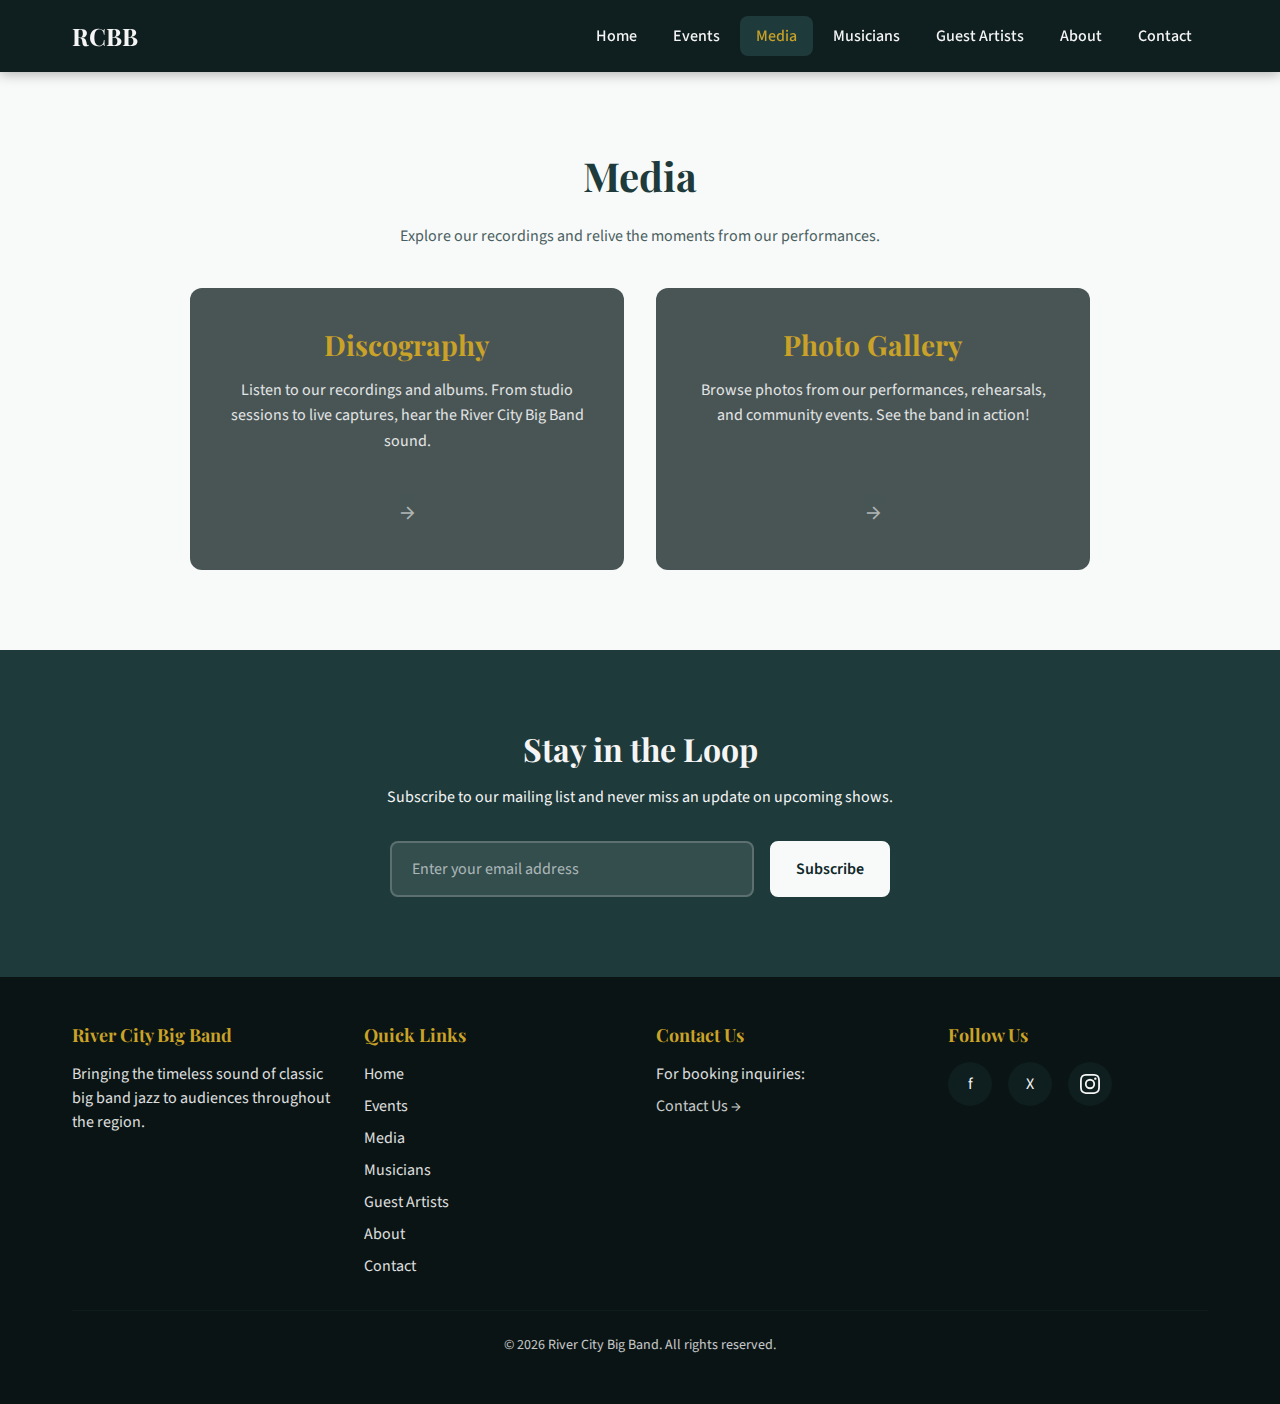
<file: media/index.html>
<!DOCTYPE html>
<html lang="en">
<!-- =============================================================================
  RIVER CITY BIG BAND - MEDIA PAGE
  =========================================================================== -->
<head>
  <meta charset="UTF-8">
  <meta name="viewport" content="width=device-width, initial-scale=1.0">
  <title>Media | River City Big Band</title>
  <meta name="description" content="Explore River City Big Band's discography and photo galleries. Listen to our recordings and see photos from performances.">
  
  <link rel="preconnect" href="https://fonts.googleapis.com">
  <link rel="preconnect" href="https://fonts.gstatic.com" crossorigin>
  <link href="https://fonts.googleapis.com/css2?family=Playfair+Display:wght@400;700&family=Source+Sans+3:wght@400;500;600;700&display=swap" rel="stylesheet">
  <link rel="stylesheet" href="../style.css">
  
  <style>
    .media-grid {
      display: grid;
      gap: 2rem;
      max-width: 900px;
      margin: 0 auto;
    }
    
    @media (min-width: 640px) {
      .media-grid {
        grid-template-columns: repeat(2, 1fr);
      }
    }
    
    .media-card {
      background: linear-gradient(135deg, #1E3A3A 0%, #0F2828 100%);
      border-radius: 12px;
      padding: 2.5rem 2rem;
      text-align: center;
      text-decoration: none;
      color: #F5F5F5;
      transition: transform 0.25s ease, box-shadow 0.25s ease;
      display: flex;
      flex-direction: column;
      align-items: center;
      min-height: 280px;
      position: relative;
      overflow: hidden;
    }
    
    .media-card:hover,
    .media-card:focus {
      transform: translateY(-8px);
      box-shadow: 0 12px 32px rgba(0, 0, 0, 0.3);
      color: #F5F5F5;
    }
    
    .media-card:focus {
      outline: 3px solid #C9A227;
      outline-offset: 4px;
    }
    
    /* Discography card with background image */
    /* NOTE: Replace this URL with a local image: ../images/vinyl-record.jpg */
    .media-card--discography {
      background: url('https://images.unsplash.com/photo-1539375665275-f9de415ef9ac?w=800&q=80');
      background-size: cover;
      background-position: center;
    }
    
    .media-card--discography::before,
    .media-card--gallery::before {
      content: '';
      position: absolute;
      inset: 0;
      background: rgba(15, 30, 30, 0.75);
      z-index: 1;
    }
    
    .media-card--discography > *,
    .media-card--gallery > * {
      position: relative;
      z-index: 2;
    }
    
    /* Photo Gallery card with background image */
    /* NOTE: Replace this URL with a local image: ../images/vintage-camera.jpg */
    .media-card--gallery {
      background: url('https://images.unsplash.com/photo-1516450360452-9312f5e86fc7?w=800&q=80');
      background-size: cover;
      background-position: center;
    }
    
    .media-icon {
      font-size: 4rem;
      margin-bottom: 1.5rem;
      display: block;
    }
    
    .media-card h2 {
      color: #C9A227;
      font-size: 1.75rem;
      margin-bottom: 1rem;
    }
    
    .media-card p {
      opacity: 0.9;
      line-height: 1.6;
    }
    
    .media-card .arrow {
      margin-top: auto;
      padding-top: 1.5rem;
      font-size: 1.5rem;
      opacity: 0.6;
      transition: opacity 0.25s ease, transform 0.25s ease;
    }
    
    .media-card:hover .arrow {
      opacity: 1;
      transform: translateX(4px);
    }
  </style>
</head>

<body>
  <a href="#main-content" class="skip-link">Skip to main content</a>

  <header class="site-header">
    <div class="container header-inner">
      <a href="../" class="site-logo" aria-label="River City Big Band - Home">
        <span class="site-logo-text">RCBB</span>
      </a>
      
      <button class="nav-toggle" aria-expanded="false" aria-controls="main-navigation" aria-label="Toggle navigation menu">
        <span></span>
        <span></span>
        <span></span>
      </button>
      
      <nav id="main-navigation" class="main-nav" aria-label="Main navigation">
        <ul class="nav-list">
          <li><a href="../" class="nav-link">Home</a></li>
          <li><a href="../events/" class="nav-link">Events</a></li>
          <li><a href="../media/" class="nav-link" aria-current="page">Media</a></li>
          <li><a href="../musicians/" class="nav-link">Musicians</a></li>
          <li><a href="../guest-artists/" class="nav-link">Guest Artists</a></li>
          <li><a href="../about/" class="nav-link">About</a></li>
          <li><a href="../contact/" class="nav-link">Contact</a></li>
        </ul>
      </nav>
    </div>
  </header>

  <main id="main-content">
    <section class="section">
      <div class="container">
        <div class="section-header">
          <h1>Media</h1>
          <p>Explore our recordings and relive the moments from our performances.</p>
        </div>
        
        <div class="media-grid">
          <a href="../discography/" class="media-card media-card--discography">
            <h2>Discography</h2>
            <p>Listen to our recordings and albums. From studio sessions to live captures, hear the River City Big Band sound.</p>
            <span class="arrow" aria-hidden="true">→</span>
          </a>
          
          <a href="../gallery/" class="media-card media-card--gallery">
            <h2>Photo Gallery</h2>
            <p>Browse photos from our performances, rehearsals, and community events. See the band in action!</p>
            <span class="arrow" aria-hidden="true">→</span>
          </a>
        </div>
      </div>
    </section>
    <!-- NEWSLETTER SECTION -->
    <section class="section newsletter-section section--dark" aria-labelledby="newsletter-heading">
      <div class="container">
        <h2 id="newsletter-heading">Stay in the Loop</h2>
        <p>Subscribe to our mailing list and never miss an update on upcoming shows.</p>
        
        <form class="newsletter-form" action="#" method="POST">
          <input 
            type="email" 
            name="email" 
            class="newsletter-input" 
            placeholder="Enter your email address" 
            aria-label="Email address"
            required
          >
          <button type="submit" class="btn btn--light">Subscribe</button>
        </form>
      </div>
    </section>
  </main>

  <footer class="site-footer">
    <div class="container">
      <div class="footer-content">
        <div class="footer-section">
          <h3>River City Big Band</h3>
          <p>Bringing the timeless sound of classic big band jazz to audiences throughout the region.</p>
        </div>
        
        <div class="footer-section">
          <h3>Quick Links</h3>
          <nav class="footer-nav" aria-label="Footer navigation">
            <a href="../" class="footer-link">Home</a>
            <a href="../events/" class="footer-link">Events</a>
            <a href="../media/" class="footer-link">Media</a>
            <a href="../musicians/" class="footer-link">Musicians</a>
            <a href="../guest-artists/" class="footer-link">Guest Artists</a>
            <a href="../about/" class="footer-link">About</a>
            <a href="../contact/" class="footer-link">Contact</a>
          </nav>
        </div>
        
        <div class="footer-section">
          <h3>Contact Us</h3>
          <p>For booking inquiries:</p>
          <p><a href="../contact/" class="footer-link">Contact Us →</a></p>
        </div>
        
        <div class="footer-section">
          <h3>Follow Us</h3>
          <div class="social-links">
            <a href="https://www.facebook.com/pages/River-City-Big-Band/140394659353441" class="social-link" aria-label="Facebook" target="_blank" rel="noopener noreferrer">
              <span aria-hidden="true">f</span>
            </a>
            <a href="https://twitter.com/RCBB_edmonton" class="social-link" aria-label="Twitter" target="_blank" rel="noopener noreferrer">
              <span aria-hidden="true">X</span>
            </a>
            <a href="https://www.instagram.com/river_city_big_band/" class="social-link" aria-label="Instagram" target="_blank" rel="noopener noreferrer">
              <svg width="20" height="20" fill="currentColor" viewBox="0 0 24 24" aria-hidden="true">
                <path d="M12 2.163c3.204 0 3.584.012 4.85.07 3.252.148 4.771 1.691 4.919 4.919.058 1.265.069 1.645.069 4.849 0 3.205-.012 3.584-.069 4.849-.149 3.225-1.664 4.771-4.919 4.919-1.266.058-1.644.07-4.85.07-3.204 0-3.584-.012-4.849-.07-3.26-.149-4.771-1.699-4.919-4.92-.058-1.265-.07-1.644-.07-4.849 0-3.204.013-3.583.07-4.849.149-3.227 1.664-4.771 4.919-4.919 1.266-.057 1.645-.069 4.849-.069zM12 0C8.741 0 8.333.014 7.053.072 2.695.272.273 2.69.073 7.052.014 8.333 0 8.741 0 12c0 3.259.014 3.668.072 4.948.2 4.358 2.618 6.78 6.98 6.98C8.333 23.986 8.741 24 12 24c3.259 0 3.668-.014 4.948-.072 4.354-.2 6.782-2.618 6.979-6.98.059-1.28.073-1.689.073-4.948 0-3.259-.014-3.667-.072-4.947-.196-4.354-2.617-6.78-6.979-6.98C15.668.014 15.259 0 12 0zm0 5.838a6.162 6.162 0 100 12.324 6.162 6.162 0 000-12.324zM12 16a4 4 0 110-8 4 4 0 010 8zm6.406-11.845a1.44 1.44 0 100 2.881 1.44 1.44 0 000-2.881z"/>
              </svg>
            </a>
          </div>
        </div>
      </div>
      
      <div class="footer-bottom">
        <p>&copy; <span id="current-year">2025</span> River City Big Band. All rights reserved.</p>
      </div>
    </div>
  </footer>

  <script>
    const navToggle = document.querySelector('.nav-toggle');
    const mainNav = document.querySelector('.main-nav');
    
    navToggle.addEventListener('click', function() {
      const isOpen = navToggle.getAttribute('aria-expanded') === 'true';
      navToggle.setAttribute('aria-expanded', !isOpen);
      mainNav.classList.toggle('is-open');
    });
    
    document.addEventListener('click', function(event) {
      if (!mainNav.contains(event.target) && !navToggle.contains(event.target)) {
        navToggle.setAttribute('aria-expanded', 'false');
        mainNav.classList.remove('is-open');
      }
    });
    
    const yearSpan = document.getElementById('current-year');
    if (yearSpan) yearSpan.textContent = new Date().getFullYear();
  </script>
</body>
</html>
</file>
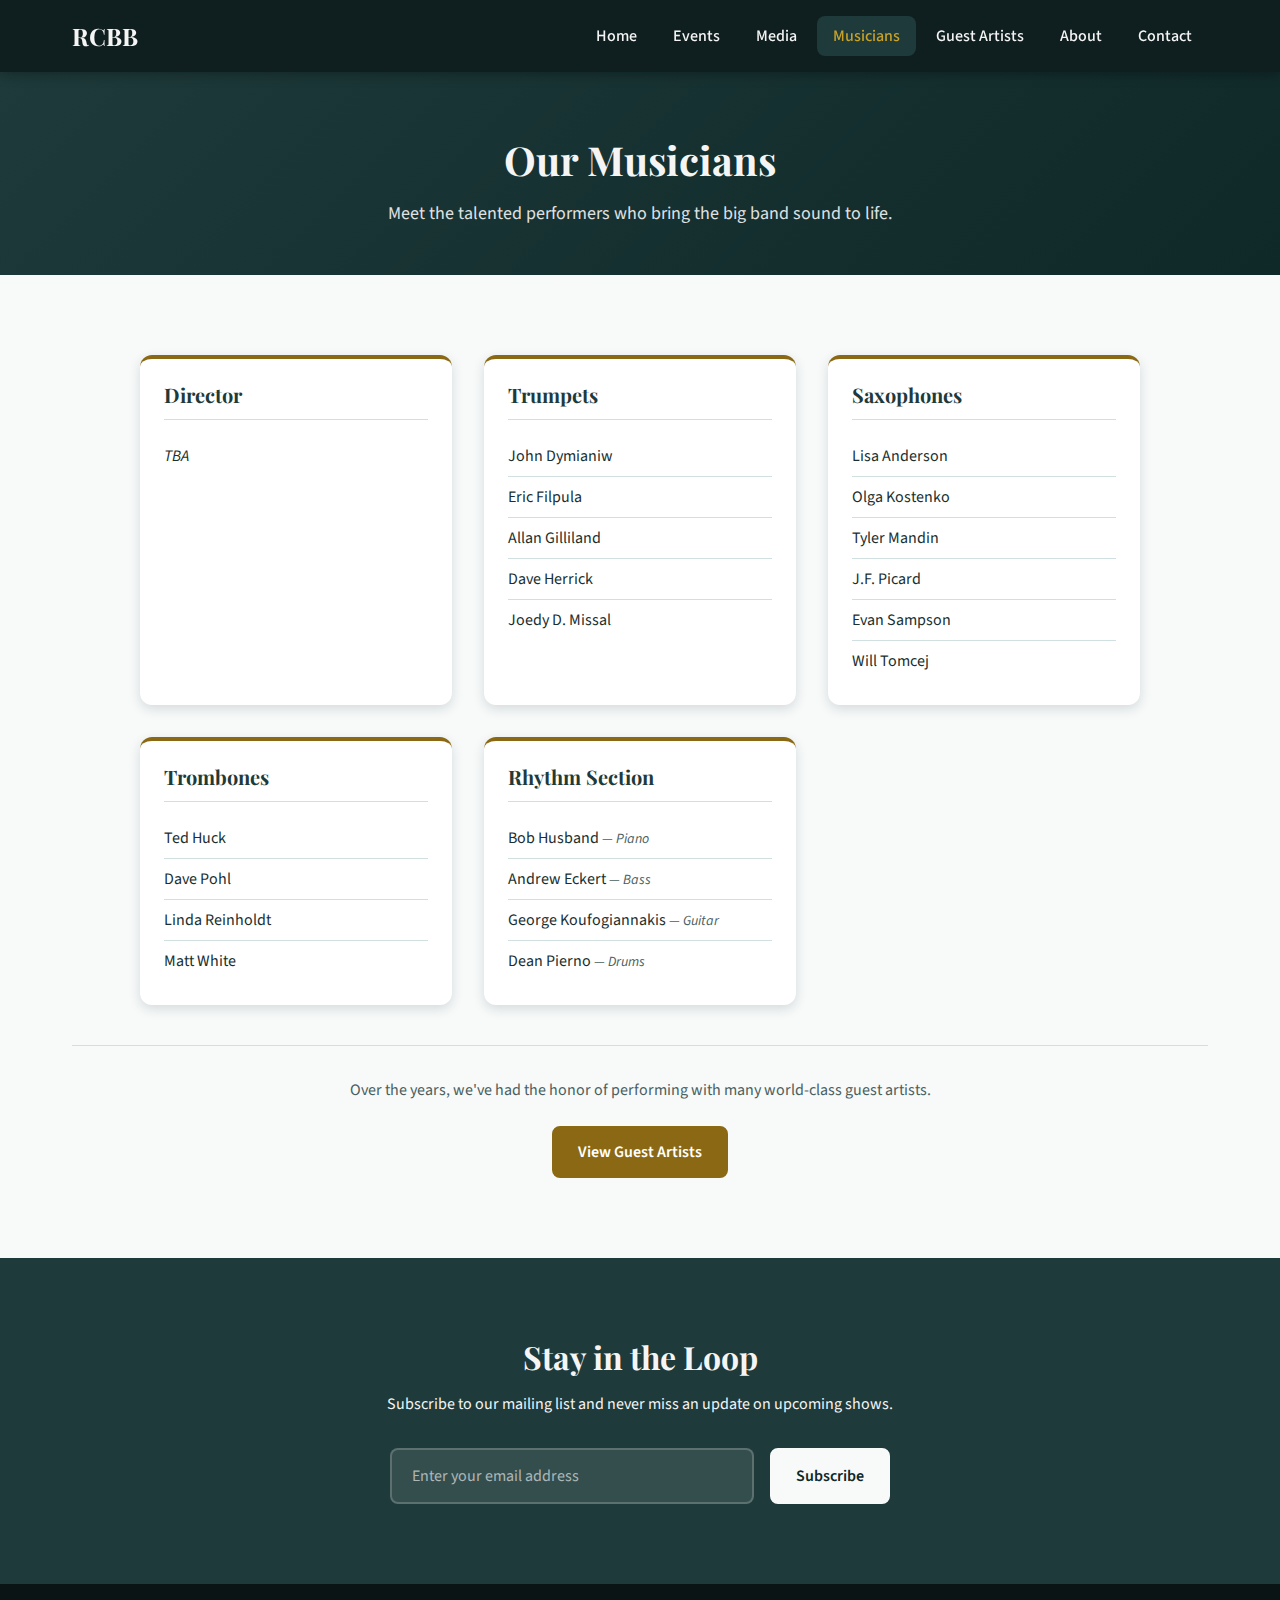
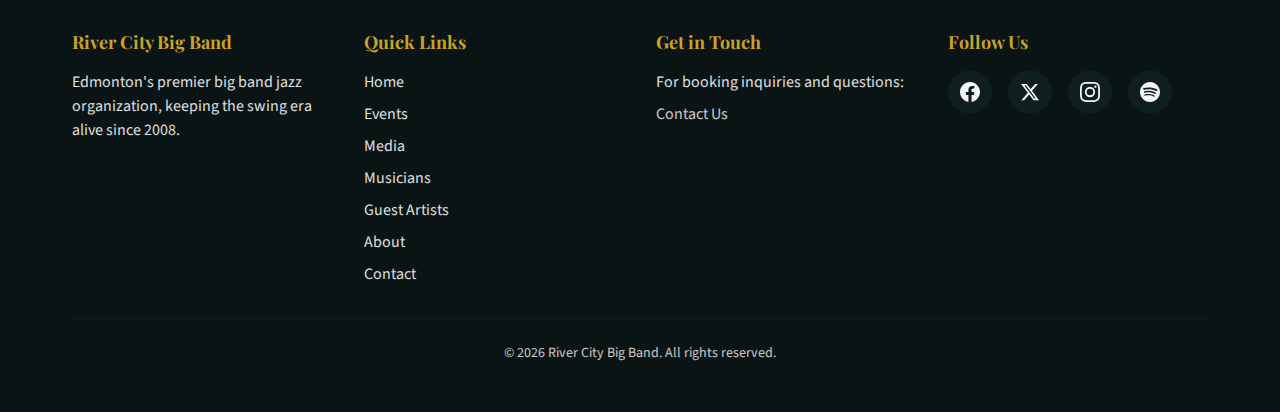
<file: musicians/index.html>
<!DOCTYPE html>
<html lang="en">
<!-- =============================================================================
  RIVER CITY BIG BAND - MUSICIANS PAGE
  =============================================================================
  
  This page lists the current members of the River City Big Band, organized
  by instrument section: Director, Trumpets, Saxophones, Trombones, Rhythm.
  
  Content sourced from: musicians.md
  
  =========================================================================== -->
<head>
  <meta charset="UTF-8">
  <meta name="viewport" content="width=device-width, initial-scale=1.0">
  <title>Our Musicians | River City Big Band</title>
  <meta name="description" content="Meet the talented musicians of River City Big Band - 17+ passionate performers dedicated to keeping the big band tradition alive in Edmonton, Alberta.">
  
  <!-- Fonts -->
  <link rel="preconnect" href="https://fonts.googleapis.com">
  <link rel="preconnect" href="https://fonts.gstatic.com" crossorigin>
  <link href="https://fonts.googleapis.com/css2?family=Playfair+Display:wght@400;700&family=Source+Sans+3:wght@400;500;600;700&display=swap" rel="stylesheet">
  <link rel="stylesheet" href="../style.css">
  
  <!-- Page-specific styles -->
  <style>
    /* -------------------------------------------------------------------------
     * PAGE HEADER
     * ----------------------------------------------------------------------- */
    .page-header {
      background: linear-gradient(135deg, var(--color-primary) 0%, var(--color-primary-dark) 100%);
      color: var(--color-text-on-dark);
      padding: var(--space-16) var(--space-4) var(--space-12);
      text-align: center;
    }
    
    .page-header h1 {
      color: var(--color-text-on-dark);
      margin-bottom: var(--space-4);
    }
    
    .page-header p {
      max-width: 600px;
      margin: 0 auto;
      font-size: var(--text-lg);
      opacity: 0.9;
    }
    
    /* -------------------------------------------------------------------------
     * MUSICIANS GRID
     * ----------------------------------------------------------------------- */
    .musicians-container {
      display: grid;
      gap: var(--space-8);
      max-width: 1000px;
      margin: 0 auto;
    }
    
    @media (min-width: 640px) {
      .musicians-container {
        grid-template-columns: repeat(2, 1fr);
      }
    }
    
    @media (min-width: 1024px) {
      .musicians-container {
        grid-template-columns: repeat(3, 1fr);
      }
    }
    
    /* -------------------------------------------------------------------------
     * SECTION CARDS
     * ----------------------------------------------------------------------- */
    .musician-section {
      background: var(--color-white);
      border-radius: var(--border-radius-lg);
      padding: var(--space-6);
      box-shadow: 0 4px 12px var(--color-shadow);
      border-top: 4px solid var(--color-brass);
      transition: transform 200ms ease-out, box-shadow 200ms ease-out;
    }
    
    .musician-section:hover {
      transform: translateY(-3px);
      box-shadow: 0 8px 24px rgba(15, 40, 40, 0.2);
    }
    
    .musician-section h2 {
      font-size: var(--text-xl);
      color: var(--color-primary);
      margin-bottom: var(--space-4);
      padding-bottom: var(--space-3);
      border-bottom: 1px solid var(--color-border);
    }
    
    .musician-list {
      list-style: none;
    }
    
    .musician-list li {
      padding: var(--space-2) 0;
      border-bottom: 1px solid var(--color-border);
      color: var(--color-text);
    }
    
    .musician-list li:last-child {
      border-bottom: none;
    }
    
    /* Instrument annotation (e.g., "Piano", "Bass") */
    .instrument {
      font-size: var(--text-sm);
      color: var(--color-text-light);
      font-style: italic;
    }
    
    /* Director TBA styling */
    .tba {
      font-style: italic;
      color: var(--color-text-light);
    }
    
    /* -------------------------------------------------------------------------
     * CTA SECTION
     * ----------------------------------------------------------------------- */
    .musicians-cta {
      text-align: center;
      margin-top: var(--space-10);
      padding-top: var(--space-8);
      border-top: 1px solid var(--color-border);
    }
    
    .musicians-cta p {
      color: var(--color-text-light);
      margin-bottom: var(--space-6);
    }
  </style>
</head>

<body>
  <!-- Skip Link for Accessibility -->
  <a href="#main-content" class="skip-link">Skip to main content</a>

  <!-- ===========================================================================
    HEADER & NAVIGATION
    =========================================================================== -->
  <header class="site-header">
    <div class="container header-inner">
      <a href="../" class="site-logo" aria-label="River City Big Band - Home">
        <span class="site-logo-text">RCBB</span>
      </a>
      
      <button class="nav-toggle" aria-expanded="false" aria-controls="main-navigation" aria-label="Toggle navigation menu">
        <span></span>
        <span></span>
        <span></span>
      </button>
      
      <nav id="main-navigation" class="main-nav" aria-label="Main navigation">
        <ul class="nav-list">
          <li><a href="../" class="nav-link">Home</a></li>
          <li><a href="../events/" class="nav-link">Events</a></li>
          <li><a href="../media/" class="nav-link">Media</a></li>
          <li><a href="../musicians/" class="nav-link" aria-current="page">Musicians</a></li>
          <li><a href="../guest-artists/" class="nav-link">Guest Artists</a></li>
          <li><a href="../about/" class="nav-link">About</a></li>
          <li><a href="../contact/" class="nav-link">Contact</a></li>
        </ul>
      </nav>
    </div>
  </header>

  <!-- ===========================================================================
    MAIN CONTENT
    =========================================================================== -->
  <main id="main-content">
    
    <!-- Page Header -->
    <section class="page-header">
      <div class="container">
        <h1>Our Musicians</h1>
        <p>Meet the talented performers who bring the big band sound to life.</p>
      </div>
    </section>

    <!-- Musicians Grid -->
    <section class="section" aria-labelledby="musicians-heading">
      <div class="container">
        <h2 id="musicians-heading" class="sr-only">Current Band Members</h2>
        
        <div class="musicians-container">
          
          <!-- DIRECTOR -->
          <div class="musician-section">
<h2>Director</h2>
            <ul class="musician-list">
              <li class="tba">TBA</li>
            </ul>
          </div>
          
          <!-- TRUMPETS -->
          <div class="musician-section">
<h2>Trumpets</h2>
            <ul class="musician-list">
              <li>John Dymianiw</li>
              <li>Eric Filpula</li>
              <li>Allan Gilliland</li>
              <li>Dave Herrick</li>
              <li>Joedy D. Missal</li>
            </ul>
          </div>
          
          <!-- SAXOPHONES -->
          <div class="musician-section">
<h2>Saxophones</h2>
            <ul class="musician-list">
              <li>Lisa Anderson</li>
              <li>Olga Kostenko</li>
              <li>Tyler Mandin</li>
              <li>J.F. Picard</li>
              <li>Evan Sampson</li>
              <li>Will Tomcej</li>
            </ul>
          </div>
          
          <!-- TROMBONES -->
          <div class="musician-section">
<h2>Trombones</h2>
            <ul class="musician-list">
              <li>Ted Huck</li>
              <li>Dave Pohl</li>
              <li>Linda Reinholdt</li>
              <li>Matt White</li>
            </ul>
          </div>
          
          <!-- RHYTHM SECTION -->
          <div class="musician-section">
<h2>Rhythm Section</h2>
            <ul class="musician-list">
              <li>Bob Husband <span class="instrument">— Piano</span></li>
              <li>Andrew Eckert <span class="instrument">— Bass</span></li>
              <li>George Koufogiannakis <span class="instrument">— Guitar</span></li>
              <li>Dean Pierno <span class="instrument">— Drums</span></li>
            </ul>
          </div>
          
        </div>
        
        <!-- CTA -->
        <div class="musicians-cta">
          <p>
            Over the years, we've had the honor of performing with many world-class guest artists.
          </p>
          <a href="../guest-artists/" class="btn btn--primary">View Guest Artists</a>
        </div>
        
      </div>
    </section>

    <!-- NEWSLETTER SECTION -->
    <section class="section newsletter-section section--dark" aria-labelledby="newsletter-heading">
      <div class="container">
        <h2 id="newsletter-heading">Stay in the Loop</h2>
        <p>Subscribe to our mailing list and never miss an update on upcoming shows.</p>
        
        <form class="newsletter-form" action="#" method="POST">
          <input 
            type="email" 
            name="email" 
            class="newsletter-input" 
            placeholder="Enter your email address" 
            aria-label="Email address"
            required
          >
          <button type="submit" class="btn btn--light">Subscribe</button>
        </form>
      </div>
    </section>

  </main>

  <!-- ===========================================================================
    FOOTER
    =========================================================================== -->
  <footer class="site-footer">
    <div class="container">
      <div class="footer-content">
        <div class="footer-section">
          <h3>River City Big Band</h3>
          <p>Edmonton's premier big band jazz organization, keeping the swing era alive since 2008.</p>
        </div>
        
        <div class="footer-section">
          <h3>Quick Links</h3>
          <nav class="footer-nav" aria-label="Footer navigation">
            <a href="../" class="footer-link">Home</a>
            <a href="../events/" class="footer-link">Events</a>
            <a href="../media/" class="footer-link">Media</a>
            <a href="../musicians/" class="footer-link">Musicians</a>
            <a href="../guest-artists/" class="footer-link">Guest Artists</a>
            <a href="../about/" class="footer-link">About</a>
            <a href="../contact/" class="footer-link">Contact</a>
          </nav>
        </div>
        
        <div class="footer-section">
          <h3>Get in Touch</h3>
          <p>For booking inquiries and questions:</p>
          <p><a href="../contact/" class="footer-link">Contact Us</a></p>
        </div>
        
        <div class="footer-section">
          <h3>Follow Us</h3>
          <div class="social-links">
            <a href="https://www.facebook.com/pages/River-City-Big-Band/140394659353441" class="social-link" aria-label="Facebook" target="_blank" rel="noopener noreferrer">
              <svg width="20" height="20" fill="currentColor" viewBox="0 0 24 24" aria-hidden="true">
                <path d="M24 12.073c0-6.627-5.373-12-12-12s-12 5.373-12 12c0 5.99 4.388 10.954 10.125 11.854v-8.385H7.078v-3.47h3.047V9.43c0-3.007 1.792-4.669 4.533-4.669 1.312 0 2.686.235 2.686.235v2.953H15.83c-1.491 0-1.956.925-1.956 1.874v2.25h3.328l-.532 3.47h-2.796v8.385C19.612 23.027 24 18.062 24 12.073z"/>
              </svg>
            </a>
            <a href="https://twitter.com/RCBB_edmonton" class="social-link" aria-label="Twitter / X" target="_blank" rel="noopener noreferrer">
              <svg width="20" height="20" fill="currentColor" viewBox="0 0 24 24" aria-hidden="true">
                <path d="M18.244 2.25h3.308l-7.227 8.26 8.502 11.24H16.17l-5.214-6.817L4.99 21.75H1.68l7.73-8.835L1.254 2.25H8.08l4.713 6.231zm-1.161 17.52h1.833L7.084 4.126H5.117z"/>
              </svg>
            </a>
            <a href="https://www.instagram.com/river_city_big_band/" class="social-link" aria-label="Instagram" target="_blank" rel="noopener noreferrer">
              <svg width="20" height="20" fill="currentColor" viewBox="0 0 24 24" aria-hidden="true">
                <path d="M12 2.163c3.204 0 3.584.012 4.85.07 3.252.148 4.771 1.691 4.919 4.919.058 1.265.069 1.645.069 4.849 0 3.205-.012 3.584-.069 4.849-.149 3.225-1.664 4.771-4.919 4.919-1.266.058-1.644.07-4.85.07-3.204 0-3.584-.012-4.849-.07-3.26-.149-4.771-1.699-4.919-4.92-.058-1.265-.07-1.644-.07-4.849 0-3.204.013-3.583.07-4.849.149-3.227 1.664-4.771 4.919-4.919 1.266-.057 1.645-.069 4.849-.069zM12 0C8.741 0 8.333.014 7.053.072 2.695.272.273 2.69.073 7.052.014 8.333 0 8.741 0 12c0 3.259.014 3.668.072 4.948.2 4.358 2.618 6.78 6.98 6.98C8.333 23.986 8.741 24 12 24c3.259 0 3.668-.014 4.948-.072 4.354-.2 6.782-2.618 6.979-6.98.059-1.28.073-1.689.073-4.948 0-3.259-.014-3.667-.072-4.947-.196-4.354-2.617-6.78-6.979-6.98C15.668.014 15.259 0 12 0zm0 5.838a6.162 6.162 0 100 12.324 6.162 6.162 0 000-12.324zM12 16a4 4 0 110-8 4 4 0 010 8zm6.406-11.845a1.44 1.44 0 100 2.881 1.44 1.44 0 000-2.881z"/>
              </svg>
            </a>
            <a href="https://open.spotify.com/artist/52hEiwxDbKpkgjmu3PmJYm" class="social-link" aria-label="Spotify" target="_blank" rel="noopener noreferrer">
              <svg width="20" height="20" fill="currentColor" viewBox="0 0 24 24" aria-hidden="true">
                <path d="M12 0C5.4 0 0 5.4 0 12s5.4 12 12 12 12-5.4 12-12S18.66 0 12 0zm5.521 17.34c-.24.359-.66.48-1.021.24-2.82-1.74-6.36-2.101-10.561-1.141-.418.122-.779-.179-.899-.539-.12-.421.18-.78.54-.9 4.56-1.021 8.52-.6 11.64 1.32.42.18.479.659.301 1.02zm1.44-3.3c-.301.42-.841.6-1.262.3-3.239-1.98-8.159-2.58-11.939-1.38-.479.12-1.02-.12-1.14-.6-.12-.48.12-1.021.6-1.141C9.6 9.9 15 10.561 18.72 12.84c.361.181.54.78.241 1.2zm.12-3.36C15.24 8.4 8.82 8.16 5.16 9.301c-.6.179-1.2-.181-1.38-.721-.18-.601.18-1.2.72-1.381 4.26-1.26 11.28-1.02 15.721 1.621.539.3.719 1.02.419 1.56-.299.421-1.02.599-1.559.3z"/>
              </svg>
            </a>
          </div>
        </div>
      </div>
      
      <div class="footer-bottom">
        <p>&copy; <span id="current-year">2025</span> River City Big Band. All rights reserved.</p>
      </div>
    </div>
  </footer>

  <!-- ===========================================================================
    JAVASCRIPT
    =========================================================================== -->
  <script>
    /* Navigation Toggle for Mobile */
    const navToggle = document.querySelector('.nav-toggle');
    const mainNav = document.querySelector('.main-nav');
    
    navToggle.addEventListener('click', function() {
      const isOpen = navToggle.getAttribute('aria-expanded') === 'true';
      navToggle.setAttribute('aria-expanded', !isOpen);
      mainNav.classList.toggle('is-open');
    });
    
    /* Close nav when clicking outside */
    document.addEventListener('click', function(event) {
      if (!mainNav.contains(event.target) && !navToggle.contains(event.target)) {
        navToggle.setAttribute('aria-expanded', 'false');
        mainNav.classList.remove('is-open');
      }
    });
    
    /* Dynamic Year */
    const yearSpan = document.getElementById('current-year');
    if (yearSpan) yearSpan.textContent = new Date().getFullYear();
  </script>
</body>
</html>
</file>
<file: style.css>
/* =============================================================================
 * RIVER CITY BIG BAND - MAIN STYLESHEET
 * =============================================================================
 * 
 * This stylesheet uses a mobile-first approach, meaning:
 * - Base styles are designed for mobile screens
 * - Larger screen styles are added using min-width media queries
 * - This approach ensures the site works well on all devices
 * 
 * =============================================================================
 * TABLE OF CONTENTS
 * =============================================================================
 * 1.  CSS VARIABLES (colors, spacing, typography)
 * 2.  CSS RESET (normalize browser defaults)
 * 3.  TYPOGRAPHY (font families, sizes, weights)
 * 4.  LAYOUT (containers, grid, flex utilities)
 * 5.  SKIP LINK (accessibility)
 * 6.  HEADER & NAVIGATION
 * 7.  HERO SECTION
 * 8.  CONTENT SECTIONS
 * 9.  EVENT CARDS
 * 10. BUTTONS & LINKS
 * 11. FOOTER
 * 12. UTILITIES (spacing, visibility)
 * 13. RESPONSIVE BREAKPOINTS
 * 14. ACCESSIBILITY & REDUCED MOTION
 * =========================================================================== */


/* =============================================================================
 * 1. CSS VARIABLES
 * =============================================================================
 * CSS Custom Properties (variables) allow us to define values once and reuse
 * them throughout the stylesheet. This makes it easy to maintain consistent
 * colors, spacing, and typography across the entire site.
 * 
 * To change a color site-wide, just update it here - no need to search and
 * replace throughout the file.
 * =========================================================================== */

:root {
  /* -------------------------------------------------------------------------
   * COLOR PALETTE - Teal & Gold Theme
   * -------------------------------------------------------------------------
   * All colors have been tested for WCAG 2.0 AA compliance.
   * Contrast ratios are documented next to each color.
   * Minimum requirements: 4.5:1 for normal text, 3:1 for large text
   * ----------------------------------------------------------------------- */
  
  /* Primary Colors - Deep Teal */
  --color-primary: #1E3A3A;         /* Primary teal - 10.8:1 on white */
  --color-primary-dark: #0F2828;    /* Darker teal - 13.5:1 on white */
  --color-primary-light: #2D5252;   /* Lighter teal - 7.2:1 on white */
  
  /* Navigation */
  --color-nav: #0F1E1E;             /* Navigation bar - deep teal-black */
  --color-nav-hover: #1E3A3A;       /* Nav hover states */
  
  /* Accent Colors - Gold/Brass */
  --color-brass: #8B6914;           /* Accents, links - 4.6:1 on white */
  --color-brass-dark: #705410;      /* Hover states - 5.8:1 on white */
  --color-brass-light: #C9A227;     /* Brighter gold for dark backgrounds */
  
  /* Background Colors */
  --color-cream: #F8FAFA;           /* Main page background - slight teal tint */
  --color-white: #FFFFFF;           /* Card backgrounds, contrast areas */
  --color-dark-bg: #1E3A3A;         /* Dark section backgrounds */
  
  /* CTA Section */
  --color-cta-bg: #0F2828;          /* Deep teal for CTA sections */
  --color-cta-accent: #1E3A3A;      /* Lighter teal for hover */
  
  /* Footer */
  --color-footer: #0A1414;          /* Darkest teal-black */
  --color-footer-accent: #0F1E1E;   /* Slightly lighter for hover states */
  
  /* Text Colors */
  --color-text: #1A2F2F;            /* Body text - deep teal-gray */
  --color-text-light: #4A6060;      /* Secondary text */
  --color-text-on-dark: #F5F5F5;    /* Text on dark backgrounds */
  --color-text-muted: rgba(245, 245, 245, 0.7); /* Muted text on dark */
  
  /* Utility Colors */
  --color-border: #D0E0E0;          /* Subtle borders - teal tint */
  --color-shadow: rgba(15, 40, 40, 0.15); /* Box shadows */
  
  /* -------------------------------------------------------------------------
   * TYPOGRAPHY
   * -------------------------------------------------------------------------
   * Using Google Fonts: Playfair Display for headings (elegant, classic)
   * and Source Sans 3 for body text (clean, readable)
   * ----------------------------------------------------------------------- */
  
  /* Font Families */
  --font-heading: 'Playfair Display', Georgia, 'Times New Roman', serif;
  --font-body: 'Source Sans 3', -apple-system, BlinkMacSystemFont, 'Segoe UI', sans-serif;
  
  /* Font Sizes - Mobile First (base size: 16px) */
  --text-xs: 0.75rem;     /* 12px - fine print */
  --text-sm: 0.875rem;    /* 14px - small text, captions */
  --text-base: 1rem;      /* 16px - body text */
  --text-lg: 1.125rem;    /* 18px - large body text */
  --text-xl: 1.25rem;     /* 20px - small headings */
  --text-2xl: 1.5rem;     /* 24px - section headings */
  --text-3xl: 2rem;       /* 32px - page headings */
  --text-4xl: 2.5rem;     /* 40px - hero headings */
  --text-5xl: 3rem;       /* 48px - large hero text */
  
  /* Font Weights */
  --font-normal: 400;
  --font-medium: 500;
  --font-semibold: 600;
  --font-bold: 700;
  
  /* Line Heights */
  --leading-tight: 1.2;   /* Headings */
  --leading-normal: 1.5;  /* Body text */
  --leading-relaxed: 1.75; /* Large body text */
  
  /* -------------------------------------------------------------------------
   * SPACING
   * -------------------------------------------------------------------------
   * Consistent spacing scale based on 4px increments.
   * This creates visual harmony throughout the design.
   * ----------------------------------------------------------------------- */
  
  --space-1: 0.25rem;     /* 4px */
  --space-2: 0.5rem;      /* 8px */
  --space-3: 0.75rem;     /* 12px */
  --space-4: 1rem;        /* 16px */
  --space-5: 1.25rem;     /* 20px */
  --space-6: 1.5rem;      /* 24px */
  --space-8: 2rem;        /* 32px */
  --space-10: 2.5rem;     /* 40px */
  --space-12: 3rem;       /* 48px */
  --space-16: 4rem;       /* 64px */
  --space-20: 5rem;       /* 80px */
  --space-24: 6rem;       /* 96px */
  
  /* -------------------------------------------------------------------------
   * LAYOUT
   * ----------------------------------------------------------------------- */
  
  --max-width: 1200px;    /* Maximum content width */
  --border-radius: 8px;   /* Standard border radius for cards, buttons */
  --border-radius-lg: 12px; /* Larger radius for hero elements */
  
  /* -------------------------------------------------------------------------
   * TRANSITIONS
   * -------------------------------------------------------------------------
   * Consistent animation timing for interactive elements.
   * ----------------------------------------------------------------------- */
  
  --transition-fast: 150ms ease;
  --transition-base: 250ms ease;
  --transition-slow: 350ms ease;
}


/* =============================================================================
 * 2. CSS RESET
 * =============================================================================
 * These rules normalize browser defaults so our styles look consistent
 * across different browsers (Chrome, Firefox, Safari, Edge, etc.)
 * =========================================================================== */

/* Use border-box sizing for all elements
   This makes width/height calculations include padding and border */
*,
*::before,
*::after {
  box-sizing: border-box;
}

/* Remove default margins and paddings */
* {
  margin: 0;
  padding: 0;
}

/* Set up the base document */
html {
  /* Smooth scrolling for anchor links (accessibility note: some users prefer
     instant scrolling, which we respect in the reduced-motion section below) */
  scroll-behavior: smooth;
  
  /* Prevent font size inflation on mobile when rotating device */
  -webkit-text-size-adjust: 100%;
}

/* Base body styles */
body {
  font-family: var(--font-body);
  font-size: var(--text-base);
  line-height: var(--leading-normal);
  color: var(--color-text);
  background-color: var(--color-cream);
  
  /* Improve text rendering */
  -webkit-font-smoothing: antialiased;
  -moz-osx-font-smoothing: grayscale;
}

/* Make images responsive by default */
img,
picture,
video,
canvas,
svg {
  display: block;
  max-width: 100%;
  height: auto;
}

/* Remove default list styles - we'll add them back when needed */
ul,
ol {
  list-style: none;
}

/* Inherit fonts for form elements */
input,
button,
textarea,
select {
  font: inherit;
}

/* Remove default button styles */
button {
  background: none;
  border: none;
  cursor: pointer;
}

/* Prevent text overflow issues */
p,
h1,
h2,
h3,
h4,
h5,
h6 {
  overflow-wrap: break-word;
}


/* =============================================================================
 * 3. TYPOGRAPHY
 * =============================================================================
 * Heading and text styles using our font variables.
 * Mobile sizes are defined here; larger sizes in media queries below.
 * =========================================================================== */

/* Headings - using Playfair Display for an elegant, classic feel */
h1, h2, h3, h4, h5, h6 {
  font-family: var(--font-heading);
  font-weight: var(--font-bold);
  line-height: var(--leading-tight);
  color: var(--color-primary);
}

/* Heading sizes - Mobile first */
h1 {
  font-size: var(--text-3xl);  /* 32px on mobile */
  margin-bottom: var(--space-6);
}

h2 {
  font-size: var(--text-2xl);  /* 24px on mobile */
  margin-bottom: var(--space-4);
}

h3 {
  font-size: var(--text-xl);   /* 20px on mobile */
  margin-bottom: var(--space-3);
}

h4 {
  font-size: var(--text-lg);   /* 18px on mobile */
  margin-bottom: var(--space-2);
}

/* Paragraphs */
p {
  margin-bottom: var(--space-4);
}

/* Last paragraph in a container shouldn't have bottom margin */
p:last-child {
  margin-bottom: 0;
}

/* Links - brass color for visibility and brand consistency */
a {
  color: var(--color-brass-dark);
  text-decoration: underline;
  text-underline-offset: 3px;
  transition: color var(--transition-fast);
}

a:hover,
a:focus {
  color: var(--color-burgundy);
}

/* Strong/bold text */
strong,
b {
  font-weight: var(--font-semibold);
}

/* Small text */
small {
  font-size: var(--text-sm);
}


/* =============================================================================
 * 4. LAYOUT
 * =============================================================================
 * Container and layout utilities for consistent page structure.
 * =========================================================================== */

/* Main container - centers content and adds consistent padding */
.container {
  width: 100%;
  max-width: var(--max-width);
  margin-left: auto;
  margin-right: auto;
  padding-left: var(--space-4);
  padding-right: var(--space-4);
}

/* Section spacing - consistent vertical rhythm */
.section {
  padding-top: var(--space-12);
  padding-bottom: var(--space-12);
}

/* Section with dark background (CTA sections) */
.section--dark {
  background-color: var(--color-dark-bg);
  color: var(--color-text-on-dark);
}

/* Override heading color in dark sections */
.section--dark h2,
.section--dark h3 {
  color: var(--color-text-on-dark);
}

/* Section with subtle cream-to-white gradient */
.section--alt {
  background: linear-gradient(180deg, var(--color-cream) 0%, var(--color-white) 100%);
}

/* Flex utilities */
.flex {
  display: flex;
}

.flex-column {
  flex-direction: column;
}

.flex-wrap {
  flex-wrap: wrap;
}

.items-center {
  align-items: center;
}

.justify-center {
  justify-content: center;
}

.justify-between {
  justify-content: space-between;
}

/* Grid for event cards and similar layouts */
.grid {
  display: grid;
  gap: var(--space-6);
}

/* Text alignment */
.text-center {
  text-align: center;
}


/* =============================================================================
 * 5. SKIP LINK
 * =============================================================================
 * Skip links allow keyboard users to bypass navigation and jump directly
 * to main content. This is a critical accessibility feature.
 * 
 * The link is visually hidden until focused (when user tabs to it).
 * =========================================================================== */

.skip-link {
  /* Position off-screen by default */
  position: absolute;
  top: -100%;
  left: 50%;
  transform: translateX(-50%);
  
  /* Styling */
  background-color: var(--color-burgundy);
  color: var(--color-text-on-dark);
  padding: var(--space-3) var(--space-6);
  text-decoration: none;
  font-weight: var(--font-semibold);
  border-radius: 0 0 var(--border-radius) var(--border-radius);
  
  /* Ensure it appears above everything when visible */
  z-index: 1000;
  
  transition: top var(--transition-fast);
}

/* Show skip link when focused */
.skip-link:focus {
  top: 0;
  outline: 3px solid var(--color-brass);
  outline-offset: 2px;
}


/* =============================================================================
 * 6. HEADER & NAVIGATION
 * =============================================================================
 * Sticky header with responsive navigation.
 * Mobile: hamburger menu | Desktop: horizontal nav
 * =========================================================================== */

/* Site header - sticky positioning keeps it visible while scrolling */
.site-header {
  position: sticky;
  top: 0;
  background-color: var(--color-nav);
  box-shadow: 0 2px 12px rgba(0, 0, 0, 0.3);
  z-index: 100; /* Ensure header stays above page content */
}

/* Header inner container */
.header-inner {
  display: flex;
  align-items: center;
  justify-content: space-between;
  padding-top: var(--space-4);
  padding-bottom: var(--space-4);
}

/* Logo/brand area */
.site-logo {
  display: flex;
  align-items: center;
  gap: var(--space-3);
  text-decoration: none;
  color: var(--color-text-on-dark);
}

.site-logo:hover,
.site-logo:focus {
  color: var(--color-brass-light);
}

/* Logo image - preserves original dimensions and transparency */
.site-logo img,
.logo-img {
  height: 45px;
  width: auto;
  /* No border-radius, background, or cropping - keeps original shape */
}

/* Logo text (band name) */
.site-logo-text {
  font-family: var(--font-heading);
  font-size: var(--text-xl);
  font-weight: var(--font-bold);
  line-height: var(--leading-tight);
}

/* Mobile menu button (hamburger) */
.nav-toggle {
  display: flex;
  flex-direction: column;
  justify-content: center;
  gap: 5px;
  width: 32px;
  height: 32px;
  padding: 4px;
  cursor: pointer;
  background: none;
  border: none;
}

/* Hamburger lines */
.nav-toggle span {
  display: block;
  width: 100%;
  height: 3px;
  background-color: var(--color-text-on-dark);
  border-radius: 2px;
  transition: transform var(--transition-base), opacity var(--transition-base);
}

/* Hamburger animation when menu is open */
.nav-toggle[aria-expanded="true"] span:nth-child(1) {
  transform: rotate(45deg) translate(5px, 6px);
}

.nav-toggle[aria-expanded="true"] span:nth-child(2) {
  opacity: 0;
}

.nav-toggle[aria-expanded="true"] span:nth-child(3) {
  transform: rotate(-45deg) translate(5px, -6px);
}

/* Focus state for nav toggle */
.nav-toggle:focus {
  outline: 2px solid var(--color-brass);
  outline-offset: 2px;
}

/* Main navigation */
.main-nav {
  /* Hidden on mobile by default */
  display: none;
  position: absolute;
  top: 100%;
  left: 0;
  right: 0;
  background-color: var(--color-nav);
  padding: var(--space-4);
  box-shadow: 0 4px 12px rgba(0, 0, 0, 0.3);
}

/* Show nav when toggle is active */
.main-nav.is-open {
  display: block;
}

/* Navigation list */
.nav-list {
  display: flex;
  flex-direction: column;
  gap: var(--space-2);
}

/* Navigation links */
.nav-link {
  display: block;
  padding: var(--space-3) var(--space-4);
  color: var(--color-text-on-dark);
  text-decoration: none;
  font-weight: var(--font-medium);
  border-radius: var(--border-radius);
  transition: background-color var(--transition-fast), color var(--transition-fast);
}

.nav-link:hover,
.nav-link:focus {
  background-color: var(--color-nav-hover);
  color: var(--color-brass-light);
}

/* Active page indicator */
.nav-link[aria-current="page"] {
  background-color: var(--color-nav-hover);
  color: var(--color-brass-light);
}

/* Focus visible state for keyboard navigation */
.nav-link:focus-visible {
  outline: 2px solid var(--color-brass);
  outline-offset: 2px;
}


/* =============================================================================
 * 7. HERO SECTION
 * =============================================================================
 * Full-width hero with background gradient and centered content.
 * Creates a strong first impression for visitors.
 * =========================================================================== */

.hero {
  /* Rich gradient background with texture feel */
  background: linear-gradient(
    135deg,
    var(--color-burgundy) 0%,
    var(--color-burgundy-dark) 50%,
    #2D1118 100%
  );
  
  color: var(--color-text-on-dark);
  text-align: center;
  padding: var(--space-16) var(--space-4);
  
  /* Subtle pattern overlay for visual interest */
  position: relative;
}

/* Decorative overlay pattern */
.hero::before {
  content: '';
  position: absolute;
  top: 0;
  left: 0;
  right: 0;
  bottom: 0;
  background-image: 
    radial-gradient(circle at 20% 50%, rgba(139, 105, 20, 0.1) 0%, transparent 50%),
    radial-gradient(circle at 80% 50%, rgba(139, 105, 20, 0.08) 0%, transparent 50%);
  pointer-events: none;
}

/* Hero content container */
.hero-content {
  position: relative; /* Above the overlay */
  max-width: 800px;
  margin: 0 auto;
}

/* Hero heading */
.hero h1 {
  color: var(--color-text-on-dark);
  font-size: var(--text-4xl);
  margin-bottom: var(--space-4);
}

/* Hero tagline/subtitle */
.hero-tagline {
  font-size: var(--text-lg);
  color: var(--color-brass-light);
  font-style: italic;
  margin-bottom: var(--space-8);
  font-family: var(--font-heading);
}

/* Hero description text */
.hero-text {
  font-size: var(--text-lg);
  line-height: var(--leading-relaxed);
  margin-bottom: var(--space-8);
  opacity: 0.95;
}

/* Hero CTA buttons container */
.hero-cta {
  display: flex;
  flex-direction: column;
  gap: var(--space-4);
  align-items: center;
}


/* =============================================================================
 * 8. CONTENT SECTIONS
 * =============================================================================
 * Reusable section styles for the main content areas.
 * =========================================================================== */

/* Section header with optional decorative element */
.section-header {
  text-align: center;
  margin-bottom: var(--space-10);
}

.section-header h2 {
  position: relative;
  display: inline-block;
  margin-bottom: var(--space-4);
}

/* Decorative underline for section headings */
.section-header h2::after {
  content: '';
  position: absolute;
  bottom: -8px;
  left: 50%;
  transform: translateX(-50%);
  width: 60px;
  height: 3px;
  background: linear-gradient(90deg, var(--color-brass), var(--color-brass-light));
  border-radius: 2px;
}

/* Section description text */
.section-header p {
  max-width: 600px;
  margin-left: auto;
  margin-right: auto;
  color: var(--color-text-light);
}

/* Dark section header overrides */
.section--dark .section-header p {
  color: rgba(253, 248, 243, 0.8);
}

/* About section brief */
.about-brief {
  max-width: 800px;
  margin: 0 auto;
  text-align: center;
}

.about-brief p {
  font-size: var(--text-lg);
  line-height: var(--leading-relaxed);
}

/* Read more link styling */
.read-more {
  display: inline-flex;
  align-items: center;
  gap: 0.35em;
  font-weight: var(--font-semibold);
  margin-top: var(--space-4);
}

/* Arrow animation on hover */
.read-more::after {
  content: '→';
  transition: transform var(--transition-fast);
}

.read-more:hover::after {
  transform: translateX(3px);
}


/* =============================================================================
 * 9. EVENT CARDS
 * =============================================================================
 * Card components for displaying upcoming events.
 * Uses flexbox for layout flexibility.
 * =========================================================================== */

/* Events grid container */
.events-grid {
  display: grid;
  gap: var(--space-6);
}

/* Individual event card */
.event-card {
  background-color: var(--color-white);
  border-radius: var(--border-radius-lg);
  padding: var(--space-6);
  box-shadow: 0 4px 12px var(--color-shadow);
  transition: transform var(--transition-base), box-shadow var(--transition-base);
  
  /* Border accent on left side */
  border-left: 4px solid var(--color-brass);
}

.event-card:hover {
  transform: translateY(-4px);
  box-shadow: 0 8px 24px var(--color-shadow);
}

/* Event date - prominent display */
.event-date {
  display: flex;
  flex-direction: column;
  margin-bottom: var(--space-4);
}

.event-date-day {
  font-family: var(--font-heading);
  font-size: var(--text-3xl);
  font-weight: var(--font-bold);
  color: var(--color-primary);
  line-height: 1;
}

.event-date-month {
  font-size: var(--text-sm);
  text-transform: uppercase;
  letter-spacing: 0.1em;
  color: var(--color-brass-dark);
  font-weight: var(--font-semibold);
}

/* Event details */
.event-title {
  font-size: var(--text-xl);
  color: var(--color-primary);
  margin-bottom: var(--space-2);
}

.event-time {
  display: flex;
  align-items: center;
  gap: var(--space-2);
  color: var(--color-text-light);
  font-size: var(--text-sm);
  margin-bottom: var(--space-2);
}

/* Clock icon before time */
.event-time::before {
  content: '🕐';
  font-size: var(--text-base);
}

.event-venue {
  font-weight: var(--font-semibold);
  color: var(--color-text);
  margin-bottom: var(--space-1);
}

.event-address {
  font-size: var(--text-sm);
  color: var(--color-text-light);
  margin-bottom: var(--space-3);
}

.event-description {
  color: var(--color-text);
  margin-bottom: var(--space-4);
}

/* Event card actions */
.event-actions {
  display: flex;
  gap: var(--space-3);
  flex-wrap: wrap;
}

/* "No events" message */
.no-events {
  text-align: center;
  padding: var(--space-10);
  color: var(--color-text-light);
  font-style: italic;
}


/* =============================================================================
 * 10. BUTTONS & LINKS
 * =============================================================================
 * Reusable button styles with variants.
 * All buttons meet WCAG touch target size requirements (minimum 44x44px).
 * =========================================================================== */

/* Base button styles */
.btn {
  display: inline-flex;
  align-items: center;
  justify-content: center;
  gap: var(--space-2);
  
  /* Sizing - meets 44px minimum touch target */
  padding: var(--space-3) var(--space-6);
  min-height: 44px;
  
  /* Typography */
  font-family: var(--font-body);
  font-size: var(--text-base);
  font-weight: var(--font-semibold);
  text-decoration: none;
  text-align: center;
  
  /* Shape */
  border-radius: var(--border-radius);
  border: 2px solid transparent;
  
  /* Interaction */
  cursor: pointer;
  transition: all var(--transition-fast);
}

/* Focus state - important for keyboard accessibility */
.btn:focus-visible {
  outline: 3px solid var(--color-brass);
  outline-offset: 2px;
}

/* Primary button - brass/gold color for CTAs */
.btn--primary {
  background-color: var(--color-brass);
  color: var(--color-white);
  border-color: var(--color-brass);
}

.btn--primary:hover,
.btn--primary:focus {
  background-color: var(--color-brass-dark);
  border-color: var(--color-brass-dark);
  color: var(--color-white);
}

/* Secondary button - outline style */
.btn--secondary {
  background-color: transparent;
  color: var(--color-primary);
  border-color: var(--color-primary);
}

.btn--secondary:hover,
.btn--secondary:focus {
  background-color: var(--color-primary);
  color: var(--color-text-on-dark);
}

/* Light variant for dark backgrounds */
.btn--light {
  background-color: var(--color-cream);
  color: var(--color-primary-dark);
  border-color: var(--color-cream);
}

.btn--light:hover,
.btn--light:focus {
  background-color: var(--color-white);
  border-color: var(--color-white);
  color: var(--color-primary-dark);
}

/* Outline light variant for dark backgrounds */
.btn--outline-light {
  background-color: transparent;
  color: var(--color-text-on-dark);
  border-color: var(--color-text-on-dark);
}

.btn--outline-light:hover,
.btn--outline-light:focus {
  background-color: var(--color-text-on-dark);
  color: var(--color-burgundy);
}

/* Small button variant */
.btn--sm {
  padding: var(--space-2) var(--space-4);
  font-size: var(--text-sm);
  min-height: 36px;
}


/* =============================================================================
 * 11. FOOTER
 * =============================================================================
 * Site footer with contact information and navigation.
 * =========================================================================== */

.site-footer {
  background-color: var(--color-footer);
  color: var(--color-text-on-dark);
  padding: var(--space-12) var(--space-4);
}

.footer-content {
  display: grid;
  gap: var(--space-8);
  max-width: var(--max-width);
  margin: 0 auto;
}

/* Footer sections */
.footer-section h3 {
  color: var(--color-brass-light);
  font-size: var(--text-lg);
  margin-bottom: var(--space-4);
}

.footer-section p {
  opacity: 0.9;
  margin-bottom: var(--space-2);
}

/* Footer links */
.footer-nav {
  display: flex;
  flex-direction: column;
  gap: var(--space-2);
}

.footer-link {
  color: var(--color-text-on-dark);
  text-decoration: none;
  opacity: 0.9;
  transition: opacity var(--transition-fast), color var(--transition-fast);
}

.footer-link:hover,
.footer-link:focus {
  opacity: 1;
  color: var(--color-brass-light);
}

/* Social links */
.social-links {
  display: flex;
  gap: var(--space-4);
}

.social-link {
  display: flex;
  align-items: center;
  justify-content: center;
  width: 44px;
  height: 44px;
  background-color: var(--color-footer-accent);
  color: var(--color-text-on-dark);
  border-radius: 50%;
  text-decoration: none;
  transition: background-color var(--transition-fast);
}

.social-link:hover,
.social-link:focus {
  background-color: var(--color-brass);
}

/* Copyright bar */
.footer-bottom {
  border-top: 1px solid var(--color-footer-accent);
  padding-top: var(--space-6);
  margin-top: var(--space-8);
  text-align: center;
  font-size: var(--text-sm);
  opacity: 0.8;
}


/* =============================================================================
 * 12. UTILITIES
 * =============================================================================
 * Helper classes for common styling needs.
 * =========================================================================== */

/* Visually hidden but accessible to screen readers */
.sr-only {
  position: absolute;
  width: 1px;
  height: 1px;
  padding: 0;
  margin: -1px;
  overflow: hidden;
  clip: rect(0, 0, 0, 0);
  white-space: nowrap;
  border: 0;
}

/* Hide visually and from screen readers */
.hidden {
  display: none !important;
}

/* Margin utilities */
.mt-4 { margin-top: var(--space-4); }
.mt-8 { margin-top: var(--space-8); }
.mb-4 { margin-bottom: var(--space-4); }
.mb-8 { margin-bottom: var(--space-8); }

/* Padding utilities */
.pt-4 { padding-top: var(--space-4); }
.pb-4 { padding-bottom: var(--space-4); }

/* CTA Section */
.cta-section {
  text-align: center;
}

.cta-section h2 {
  color: var(--color-text-on-dark);
  margin-bottom: var(--space-4);
}

.cta-section p {
  margin-bottom: var(--space-8);
  opacity: 0.9;
}

.cta-buttons {
  display: flex;
  flex-direction: column;
  gap: var(--space-4);
  align-items: center;
}

/* Placeholder page content */
.placeholder-content {
  text-align: center;
  padding: var(--space-16) var(--space-4);
  min-height: 50vh;
  display: flex;
  flex-direction: column;
  align-items: center;
  justify-content: center;
}

.placeholder-content h1 {
  margin-bottom: var(--space-6);
}

.placeholder-content p {
  font-size: var(--text-lg);
  color: var(--color-text-light);
  max-width: 500px;
}

/* Newsletter section */
.newsletter-section {
  background: var(--color-primary);
  text-align: center;
}

.newsletter-section h2 {
  color: var(--color-text-on-dark);
}

.newsletter-form {
  display: flex;
  flex-direction: column;
  gap: 1rem;
  max-width: 500px;
  margin: 2rem auto 0;
}

@media (min-width: 640px) {
  .newsletter-form {
    flex-direction: row;
  }
}

.newsletter-input {
  flex: 1;
  padding: 0.875rem 1.25rem;
  border: 2px solid rgba(255, 255, 255, 0.2);
  border-radius: 8px;
  background: rgba(255, 255, 255, 0.1);
  color: white;
  font-size: 1rem;
}

.newsletter-input::placeholder {
  color: rgba(255, 255, 255, 0.6);
}

.newsletter-input:focus {
  outline: none;
  border-color: var(--color-brass-light);
  background: rgba(255, 255, 255, 0.15);
}


/* =============================================================================
 * 13. RESPONSIVE BREAKPOINTS
 * =============================================================================
 * Media queries for larger screens. We use min-width (mobile-first approach).
 * 
 * Breakpoints:
 * - 640px:  Small tablets, large phones in landscape
 * - 768px:  Tablets
 * - 1024px: Small desktops, tablets in landscape
 * - 1280px: Large desktops
 * =========================================================================== */

/* Small tablets and up (640px) */
@media (min-width: 640px) {
  /* Hero buttons side by side */
  .hero-cta {
    flex-direction: row;
    justify-content: center;
  }
  
  /* Events grid - 2 columns */
  .events-grid {
    grid-template-columns: repeat(2, 1fr);
  }
  
  /* CTA buttons side by side */
  .cta-buttons {
    flex-direction: row;
    justify-content: center;
  }
}

/* Tablets (768px) */
@media (min-width: 768px) {
  /* Increase section padding */
  .section {
    padding-top: var(--space-16);
    padding-bottom: var(--space-16);
  }
  
  /* Larger hero */
  .hero {
    padding: var(--space-20) var(--space-4);
  }
  
  .hero h1 {
    font-size: var(--text-5xl);
  }
  
  .hero-tagline {
    font-size: var(--text-xl);
  }
  
  /* Larger headings */
  h1 {
    font-size: var(--text-4xl);
  }
  
  h2 {
    font-size: var(--text-3xl);
  }
  
  /* Container padding */
  .container {
    padding-left: var(--space-8);
    padding-right: var(--space-8);
  }
  
  /* Footer grid */
  .footer-content {
    grid-template-columns: repeat(2, 1fr);
  }
}

/* Small desktops (1024px) */
@media (min-width: 1024px) {
  /* Hide mobile nav toggle */
  .nav-toggle {
    display: none;
  }
  
  /* Show desktop navigation */
  .main-nav {
    display: block;
    position: static;
    background-color: transparent;
    padding: 0;
    box-shadow: none;
  }
  
  /* Horizontal nav list */
  .nav-list {
    flex-direction: row;
    gap: var(--space-1);
  }
  
  .nav-link {
    padding: var(--space-2) var(--space-4);
  }
  
  .nav-link:hover,
  .nav-link:focus {
    background-color: var(--color-nav-hover);
  }
  
  /* Events grid - 3 columns */
  .events-grid {
    grid-template-columns: repeat(3, 1fr);
  }
  
  /* Footer - 4 columns */
  .footer-content {
    grid-template-columns: repeat(4, 1fr);
  }
  
  /* Larger logo text */
  .site-logo-text {
    font-size: var(--text-2xl);
  }
}

/* Large desktops (1280px) */
@media (min-width: 1280px) {
  /* Hero extra large */
  .hero {
    padding: var(--space-24) var(--space-4);
  }
  
  /* Increase base section padding */
  .section {
    padding-top: var(--space-20);
    padding-bottom: var(--space-20);
  }
}


/* =============================================================================
 * 14. ACCESSIBILITY & REDUCED MOTION
 * =============================================================================
 * Respect user preferences for reduced motion.
 * Some users experience motion sickness or have vestibular disorders.
 * =========================================================================== */

@media (prefers-reduced-motion: reduce) {
  /* Disable smooth scrolling */
  html {
    scroll-behavior: auto;
  }
  
  /* Remove all transitions and animations */
  *,
  *::before,
  *::after {
    animation-duration: 0.01ms !important;
    animation-iteration-count: 1 !important;
    transition-duration: 0.01ms !important;
  }
}

/* High contrast mode support */
@media (prefers-contrast: high) {
  :root {
    --color-border: #000000;
  }
  
  .event-card {
    border: 2px solid var(--color-primary);
  }
  
  .btn {
    border-width: 3px;
  }
}

/* Focus visible - modern browsers only show focus ring for keyboard navigation */
:focus:not(:focus-visible) {
  outline: none;
}

:focus-visible {
  outline: 3px solid var(--color-brass);
  outline-offset: 2px;
}
</file>
